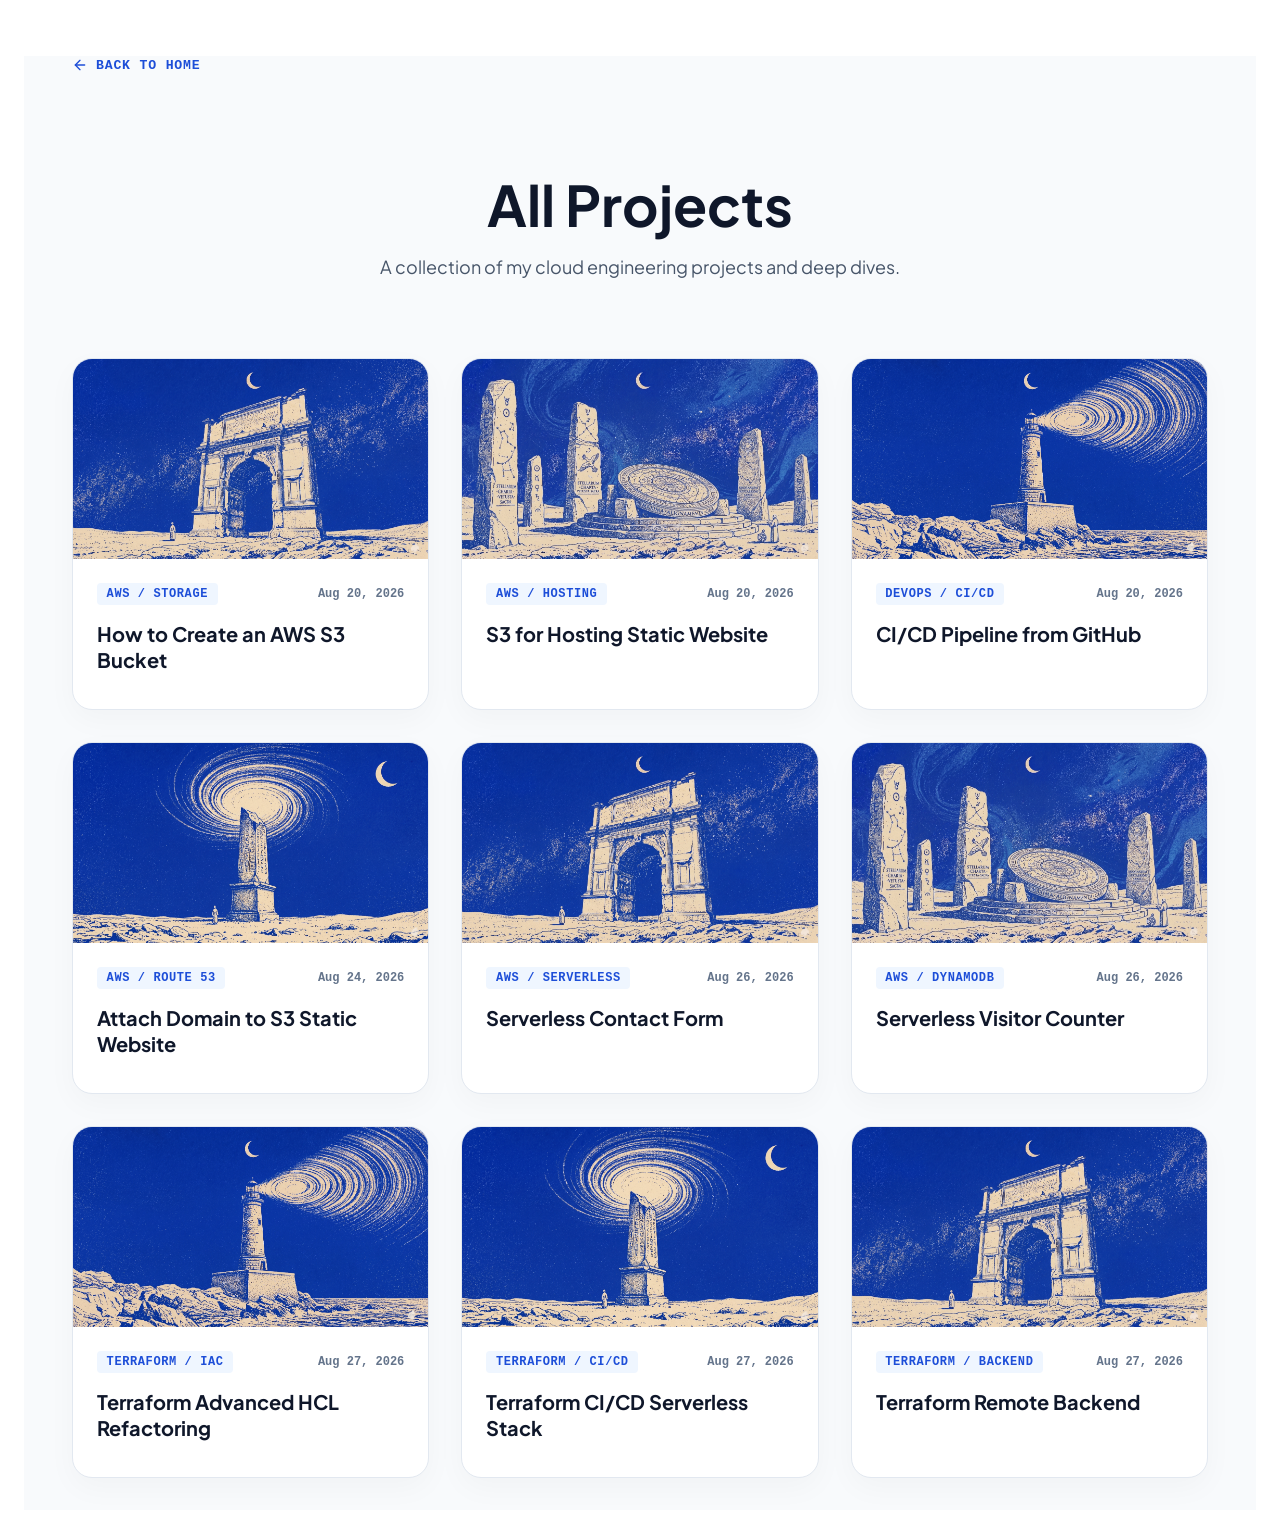
<file: projects.html>
<!DOCTYPE html>
<html lang="en">

<head>
    <meta charset="UTF-8">
    <meta name="viewport" content="width=device-width, initial-scale=1.0">
    <title>All Projects - Alain Puron</title>
    <link rel="preconnect" href="https://fonts.googleapis.com">
    <link rel="preconnect" href="https://fonts.gstatic.com" crossorigin>
    <link href="https://fonts.googleapis.com/css2?family=Plus+Jakarta+Sans:wght@400;500;600;700;800&display=swap" rel="stylesheet">
    <link rel="stylesheet" href="css/styles.css">
    <link rel="stylesheet" href="css/blog.css">
    <style>
        .projects-header {
            text-align: center;
            margin: 4rem 0 3rem;
        }

        .projects-header h1 {
            font-size: 3.5rem;
            color: #0f172a;
            margin-bottom: 1rem;
        }

        .projects-header p {
            color: #475569;
            font-size: 1.125rem;
        }

        .projects-grid {
            display: grid;
            grid-template-columns: repeat(auto-fill, minmax(320px, 1fr));
            gap: 2rem;
            padding: 2rem;
            max-width: 1200px;
            margin: 0 auto;
        }

        .project-grid-card {
            background: #ffffff;
            border: 1px solid #e2e8f0;
            border-radius: 20px;
            overflow: hidden;
            box-shadow: 0 10px 30px rgba(0, 0, 0, 0.03);
            transition: transform 0.3s ease, box-shadow 0.3s ease;
            display: flex;
            flex-direction: column;
            text-decoration: none;
            color: inherit;
        }

        .project-grid-card:hover {
            transform: translateY(-5px);
            box-shadow: 0 20px 40px rgba(0, 0, 0, 0.08);
        }

        .project-image-container {
            width: 100%;
            height: 200px;
            background-color: #f1f5f9;
            overflow: hidden;
        }

        .project-image-container img {
            width: 100%;
            height: 100%;
            object-fit: cover;
            transition: transform 0.5s ease;
        }

        .project-grid-card:hover .project-image-container img {
            transform: scale(1.05);
        }

        .project-content {
            padding: 1.5rem;
            display: flex;
            flex-direction: column;
            flex-grow: 1;
        }

        .project-meta-info {
            display: flex;
            justify-content: space-between;
            align-items: center;
            margin-bottom: 1rem;
            font-family: 'JetBrains Mono', monospace;
            font-size: 0.75rem;
            font-weight: 600;
        }

        .project-tag {
            color: #1d4ed8;
            background: #eff6ff;
            padding: 0.25rem 0.6rem;
            border-radius: 4px;
            text-transform: uppercase;
            letter-spacing: 0.05em;
        }

        .project-date-text {
            color: #64748b;
        }

        .project-card-title {
            font-size: 1.25rem;
            font-weight: 700;
            color: #0f172a;
            margin-bottom: 0.75rem;
            line-height: 1.3;
        }

        .back-nav {
            max-width: 1200px;
            margin: 2rem auto 0;
            padding: 0 2rem;
        }
    </style>
</head>

<body>
    <div class="app-canvas" style="background-color: #f8fafc; min-height: 100vh;">
        
        <div class="back-nav">
            <a href="index.html" class="back-link">
                <svg xmlns="http://www.w3.org/2000/svg" width="16" height="16" viewBox="0 0 24 24" fill="none" stroke="currentColor" stroke-width="2" stroke-linecap="round" stroke-linejoin="round"><line x1="19" y1="12" x2="5" y2="12"/><polyline points="12 19 5 12 12 5"/></svg>
                <span>Back to Home</span>
            </a>
        </div>

        <header class="projects-header">
            <h1>All Projects</h1>
            <p>A collection of my cloud engineering projects and deep dives.</p>
        </header>

        <div class="projects-grid">
            
            <a href="blogs/how-to-create-an-aws-s3-bucket.html" class="project-grid-card">
                <div class="project-image-container">
                    <img src="images/arch.jpg" alt="AWS S3 Bucket">
                </div>
                <div class="project-content">
                    <div class="project-meta-info">
                        <span class="project-tag">AWS / Storage</span>
                        <span class="project-date-text">Aug 20, 2026</span>
                    </div>
                    <h3 class="project-card-title">How to Create an AWS S3 Bucket</h3>
                </div>
            </a>

            <a href="blogs/s3-for-hosting-static-website.html" class="project-grid-card">
                <div class="project-image-container">
                    <img src="images/stones.jpg" alt="S3 Static Website">
                </div>
                <div class="project-content">
                    <div class="project-meta-info">
                        <span class="project-tag">AWS / Hosting</span>
                        <span class="project-date-text">Aug 20, 2026</span>
                    </div>
                    <h3 class="project-card-title">S3 for Hosting Static Website</h3>
                </div>
            </a>

            <a href="blogs/cicd-pipeline-from-github.html" class="project-grid-card">
                <div class="project-image-container">
                    <img src="images/lighthouse.jpg" alt="CI/CD Pipeline">
                </div>
                <div class="project-content">
                    <div class="project-meta-info">
                        <span class="project-tag">DevOps / CI/CD</span>
                        <span class="project-date-text">Aug 20, 2026</span>
                    </div>
                    <h3 class="project-card-title">CI/CD Pipeline from GitHub</h3>
                </div>
            </a>

            <a href="blogs/attach-domain-to-s3-static-website.html" class="project-grid-card">
                <div class="project-image-container">
                    <img src="images/broken.jpg" alt="Attach Domain to S3">
                </div>
                <div class="project-content">
                    <div class="project-meta-info">
                        <span class="project-tag">AWS / Route 53</span>
                        <span class="project-date-text">Aug 24, 2026</span>
                    </div>
                    <h3 class="project-card-title">Attach Domain to S3 Static Website</h3>
                </div>
            </a>

            <a href="blogs/serverless-contact-form.html" class="project-grid-card">
                <div class="project-image-container">
                    <img src="images/arch.jpg" alt="Serverless Contact Form">
                </div>
                <div class="project-content">
                    <div class="project-meta-info">
                        <span class="project-tag">AWS / Serverless</span>
                        <span class="project-date-text">Aug 26, 2026</span>
                    </div>
                    <h3 class="project-card-title">Serverless Contact Form</h3>
                </div>
            </a>

            <a href="blogs/serverless-visitor-counter.html" class="project-grid-card">
                <div class="project-image-container">
                    <img src="images/stones.jpg" alt="Serverless Visitor Counter">
                </div>
                <div class="project-content">
                    <div class="project-meta-info">
                        <span class="project-tag">AWS / DynamoDB</span>
                        <span class="project-date-text">Aug 26, 2026</span>
                    </div>
                    <h3 class="project-card-title">Serverless Visitor Counter</h3>
                </div>
            </a>

            <a href="blogs/terraform-advanced-hcl-refactoring.html" class="project-grid-card">
                <div class="project-image-container">
                    <img src="images/lighthouse.jpg" alt="Terraform Advanced HCL">
                </div>
                <div class="project-content">
                    <div class="project-meta-info">
                        <span class="project-tag">Terraform / IaC</span>
                        <span class="project-date-text">Aug 27, 2026</span>
                    </div>
                    <h3 class="project-card-title">Terraform Advanced HCL Refactoring</h3>
                </div>
            </a>

            <a href="blogs/terraform-cicd-serverless-stack.html" class="project-grid-card">
                <div class="project-image-container">
                    <img src="images/broken.jpg" alt="Terraform CI/CD">
                </div>
                <div class="project-content">
                    <div class="project-meta-info">
                        <span class="project-tag">Terraform / CI/CD</span>
                        <span class="project-date-text">Aug 27, 2026</span>
                    </div>
                    <h3 class="project-card-title">Terraform CI/CD Serverless Stack</h3>
                </div>
            </a>

            <a href="blogs/terraform-remote-backend.html" class="project-grid-card">
                <div class="project-image-container">
                    <img src="images/arch.jpg" alt="Terraform Remote Backend">
                </div>
                <div class="project-content">
                    <div class="project-meta-info">
                        <span class="project-tag">Terraform / Backend</span>
                        <span class="project-date-text">Aug 27, 2026</span>
                    </div>
                    <h3 class="project-card-title">Terraform Remote Backend</h3>
                </div>
            </a>

        </div>
    </div>
</body>
</html>
</file>
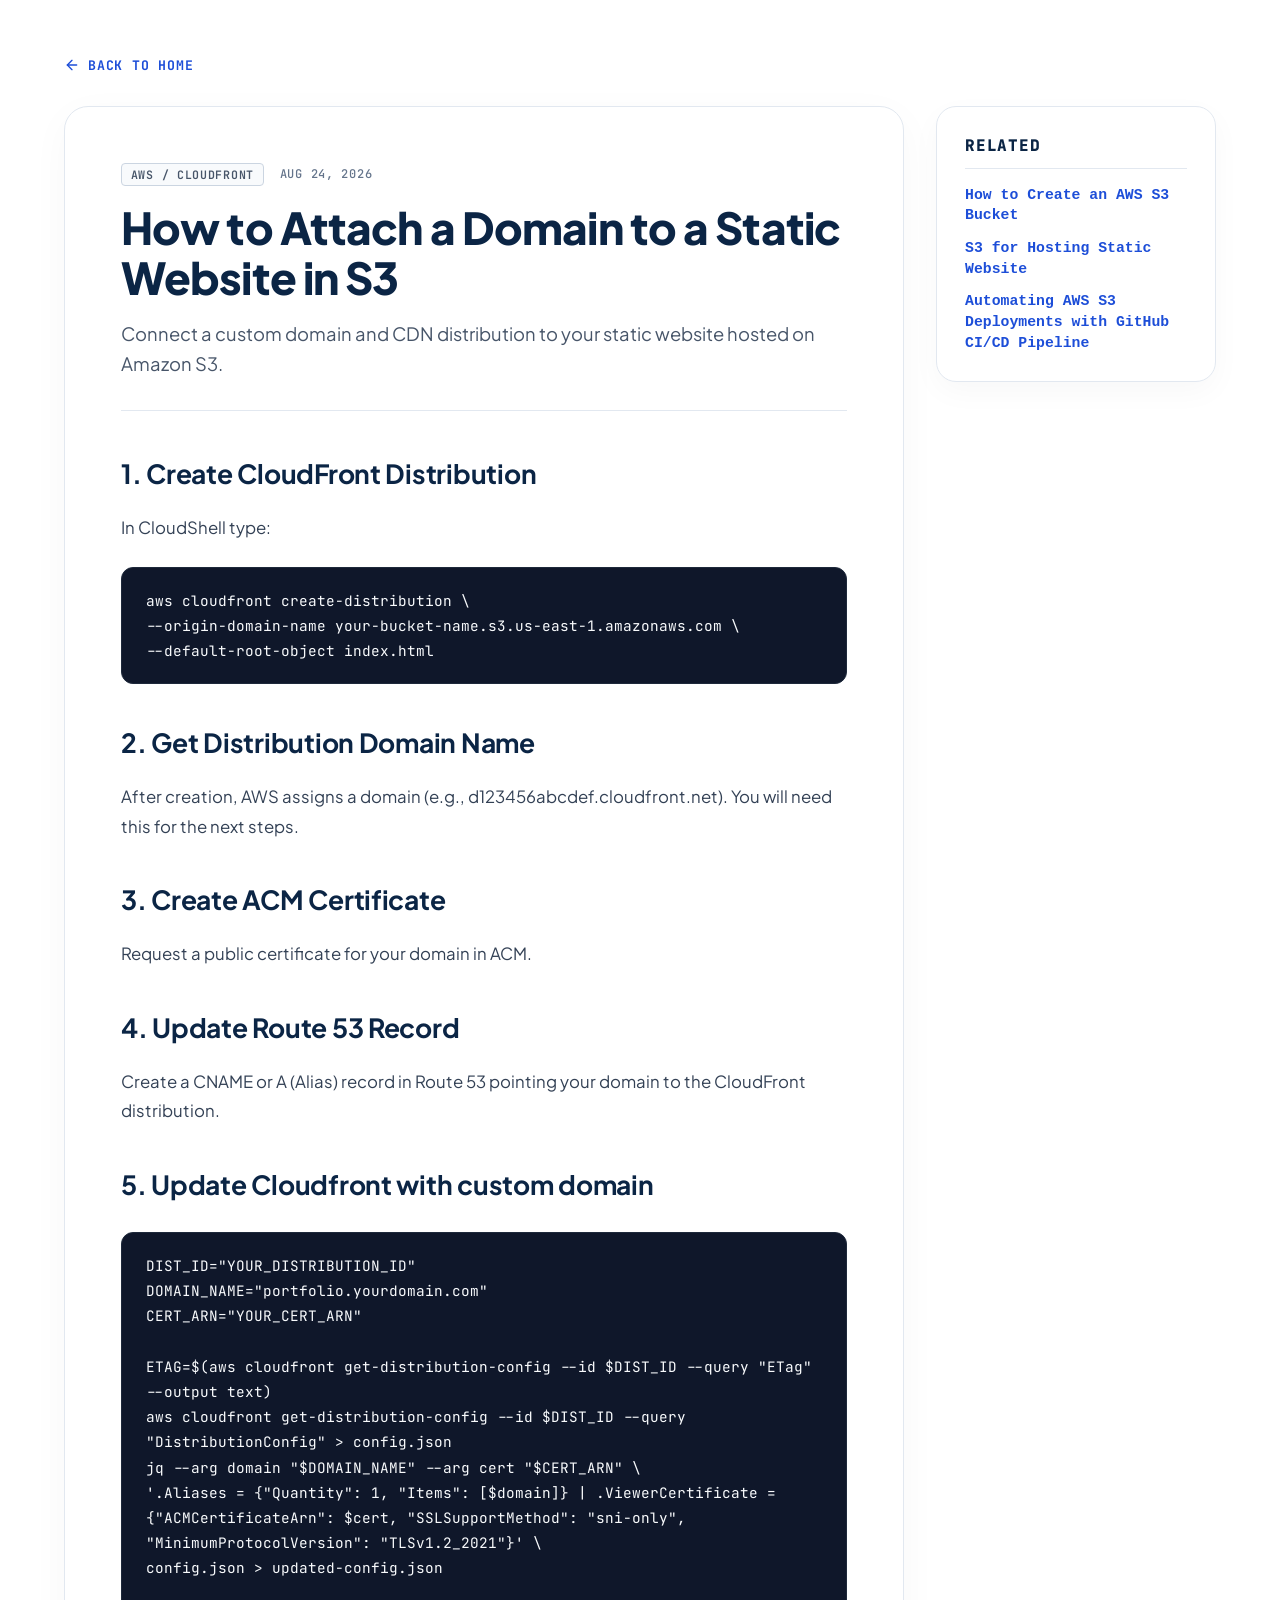
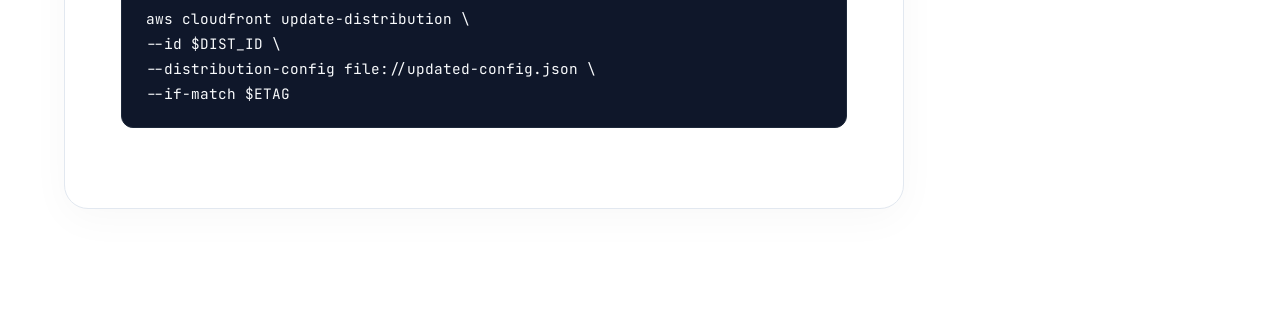
<file: blogs/attach-domain-to-s3-static-website.html>
<!DOCTYPE html>
<html lang="en">

<head>
    <meta charset="UTF-8">
    <meta name="viewport" content="width=device-width, initial-scale=1.0">
    <title>How to Attach a Domain to a Static Website in S3 - Alain Puron</title>
    <link rel="preconnect" href="https://fonts.googleapis.com">
    <link rel="preconnect" href="https://fonts.gstatic.com" crossorigin>
    <link
        href="https://fonts.googleapis.com/css2?family=Plus+Jakarta+Sans:wght@400;500;600;700;800&family=JetBrains+Mono:wght@400;500;600;700&display=swap"
        rel="stylesheet">
    <link rel="stylesheet" href="../css/styles.css">
    <link rel="stylesheet" href="../css/blog.css">
</head>

<body>
    <div class="app-canvas">
        <div class="article-page">
            <a href="../index.html" class="back-link">
                <svg xmlns="http://www.w3.org/2000/svg" width="16" height="16" viewBox="0 0 24 24" fill="none"
                    stroke="currentColor" stroke-width="2" stroke-linecap="round" stroke-linejoin="round">
                    <line x1="19" y1="12" x2="5" y2="12" />
                    <polyline points="12 19 5 12 12 5" />
                </svg>
                <span>Back to Home</span>
            </a>

            <div class="article-layout">
                <!-- Main Article Card -->
                <article class="article-card">
                    <header class="article-header">
                        <div class="article-meta">
                            <span class="service-tag">AWS / CLOUDFRONT</span>
                            <span class="project-date">AUG 24, 2026</span>
                        </div>
                        <h1 class="article-title">How to Attach a Domain to a Static Website in S3</h1>
                        <p class="article-lead">
                            Connect a custom domain and CDN distribution to your static website hosted on Amazon S3.
                        </p>
                    </header>

                    <div class="article-content">
                        <h2>1. Create CloudFront Distribution</h2>
                        <p>In CloudShell type:</p>
                        <div class="code-block">
                            <code>aws cloudfront create-distribution \ <br>
    --origin-domain-name your-bucket-name.s3.us-east-1.amazonaws.com \ <br>
    --default-root-object index.html</code>
                        </div>

                        <h2>2. Get Distribution Domain Name</h2>
                        <p>After creation, AWS assigns a domain (e.g., d123456abcdef.cloudfront.net). You will need
                            this for the next steps.</p>

                        <h2>3. Create ACM Certificate</h2>
                        <p>Request a public certificate for your domain in ACM.</p>

                        <h2>4. Update Route 53 Record</h2>
                        <p>Create a CNAME or A (Alias) record in Route 53 pointing your domain to the CloudFront
                            distribution.</p>

                        <h2>5. Update Cloudfront with custom domain</h2>
                        <div class="code-block">
                            <code>

DIST_ID="YOUR_DISTRIBUTION_ID"<br>
DOMAIN_NAME="portfolio.yourdomain.com"<br>
CERT_ARN="YOUR_CERT_ARN"
<br><br>
ETAG=$(aws cloudfront get-distribution-config --id $DIST_ID --query "ETag" --output text)<br>
aws cloudfront get-distribution-config --id $DIST_ID --query "DistributionConfig" > config.json<br>

jq --arg domain "$DOMAIN_NAME" --arg cert "$CERT_ARN" \<br>
  '.Aliases = {"Quantity": 1, "Items": [$domain]} | .ViewerCertificate = {"ACMCertificateArn": $cert, "SSLSupportMethod": "sni-only", "MinimumProtocolVersion": "TLSv1.2_2021"}' \<br>
  config.json > updated-config.json <br><br>

aws cloudfront update-distribution \ <br>
  --id $DIST_ID \ <br>
  --distribution-config file://updated-config.json \ <br>
  --if-match $ETAG <br>
       
                                
                        <code>
                        </div>
                    </div>
                </article>

                <!-- Right Sub Menu Sidebar -->
                <aside class="article-sidebar">
                    <div class="sidebar-card">
                        <h3 class="sidebar-title">Related</h3>
                        <ul class="related-list">
                            <li class="related-item">
                                <a href="how-to-create-an-aws-s3-bucket.html" class="related-link">How to Create an AWS
                                    S3 Bucket</a>
                            </li>
                            <li class="related-item">
                                <a href="s3-for-hosting-static-website.html" class="related-link">S3 for Hosting Static
                                    Website</a>
                            </li>
                            <li class="related-item">
                                <a href="cicd-pipeline-from-github.html" class="related-link">Automating AWS S3
                                    Deployments with GitHub CI/CD Pipeline</a>
                            </li>
                        </ul>
                    </div>
                </aside>
            </div>
        </div>
    </div>
</body>

</html>
</file>
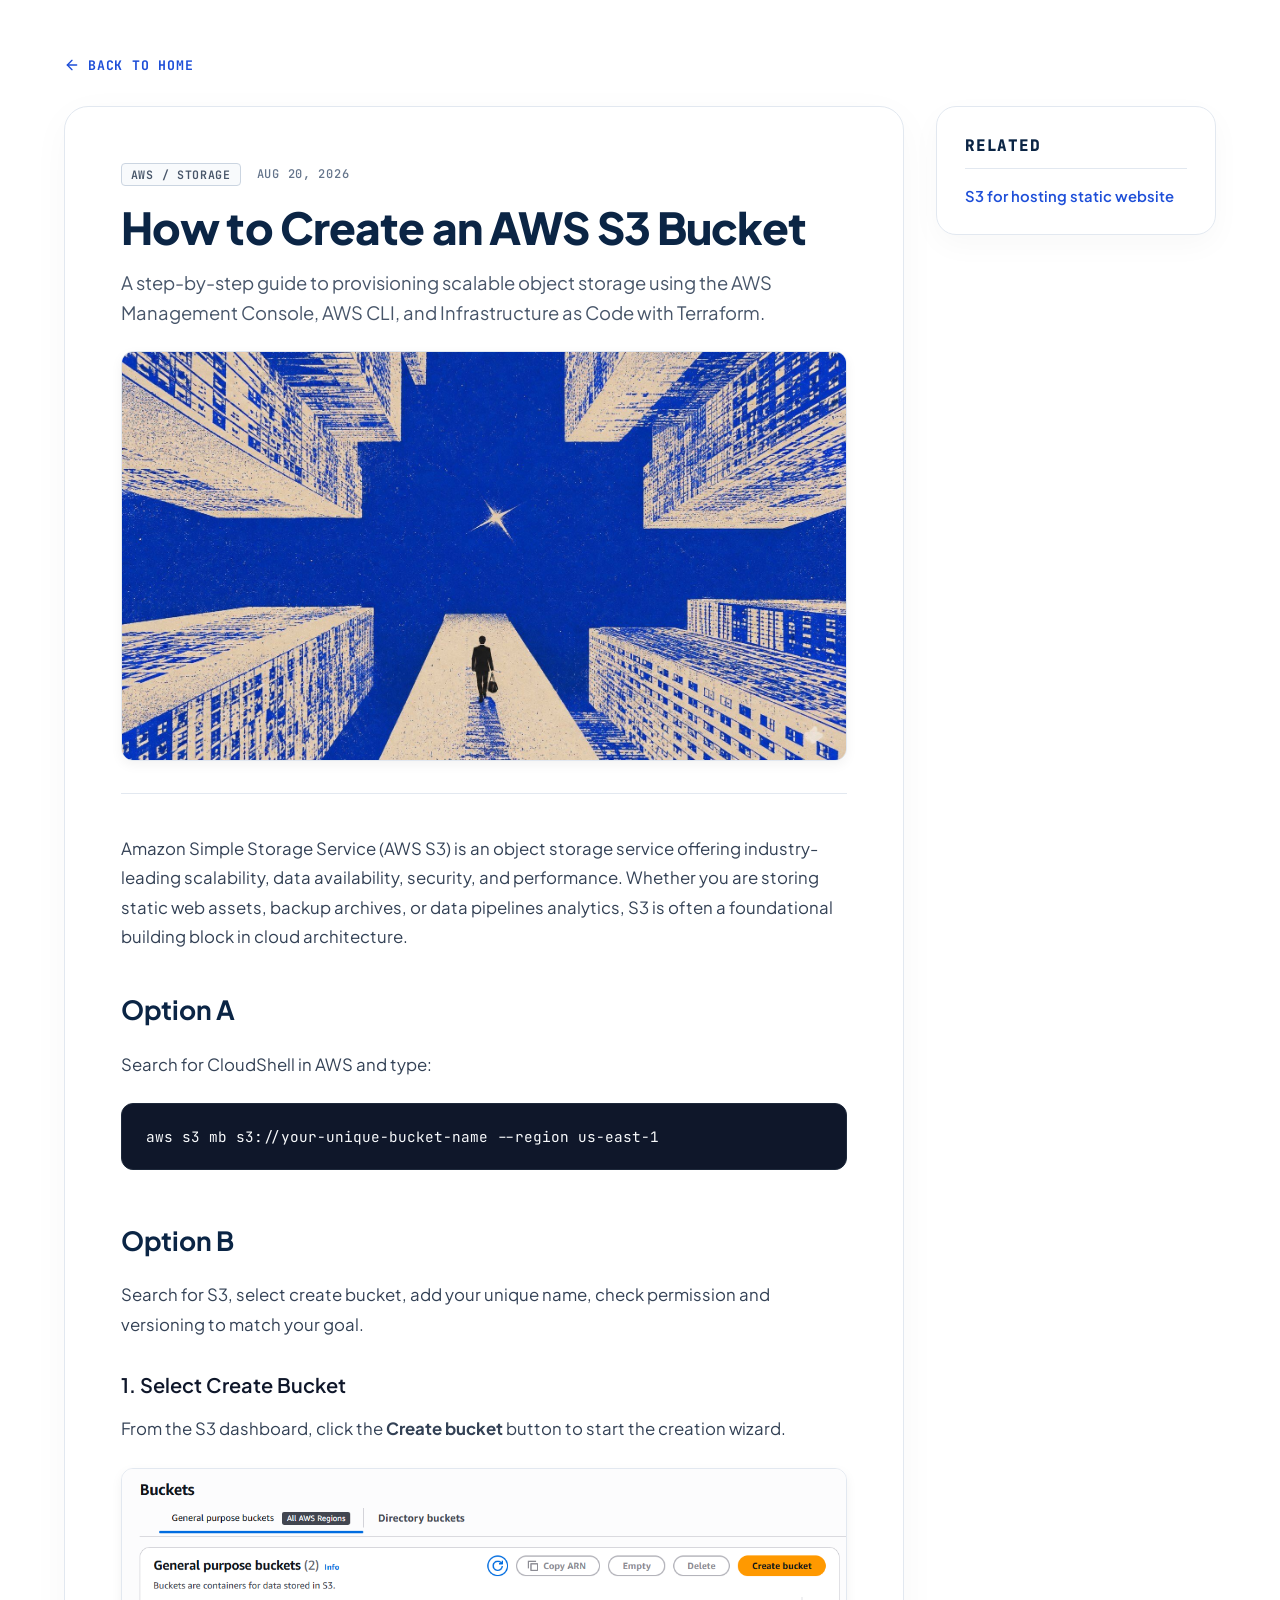
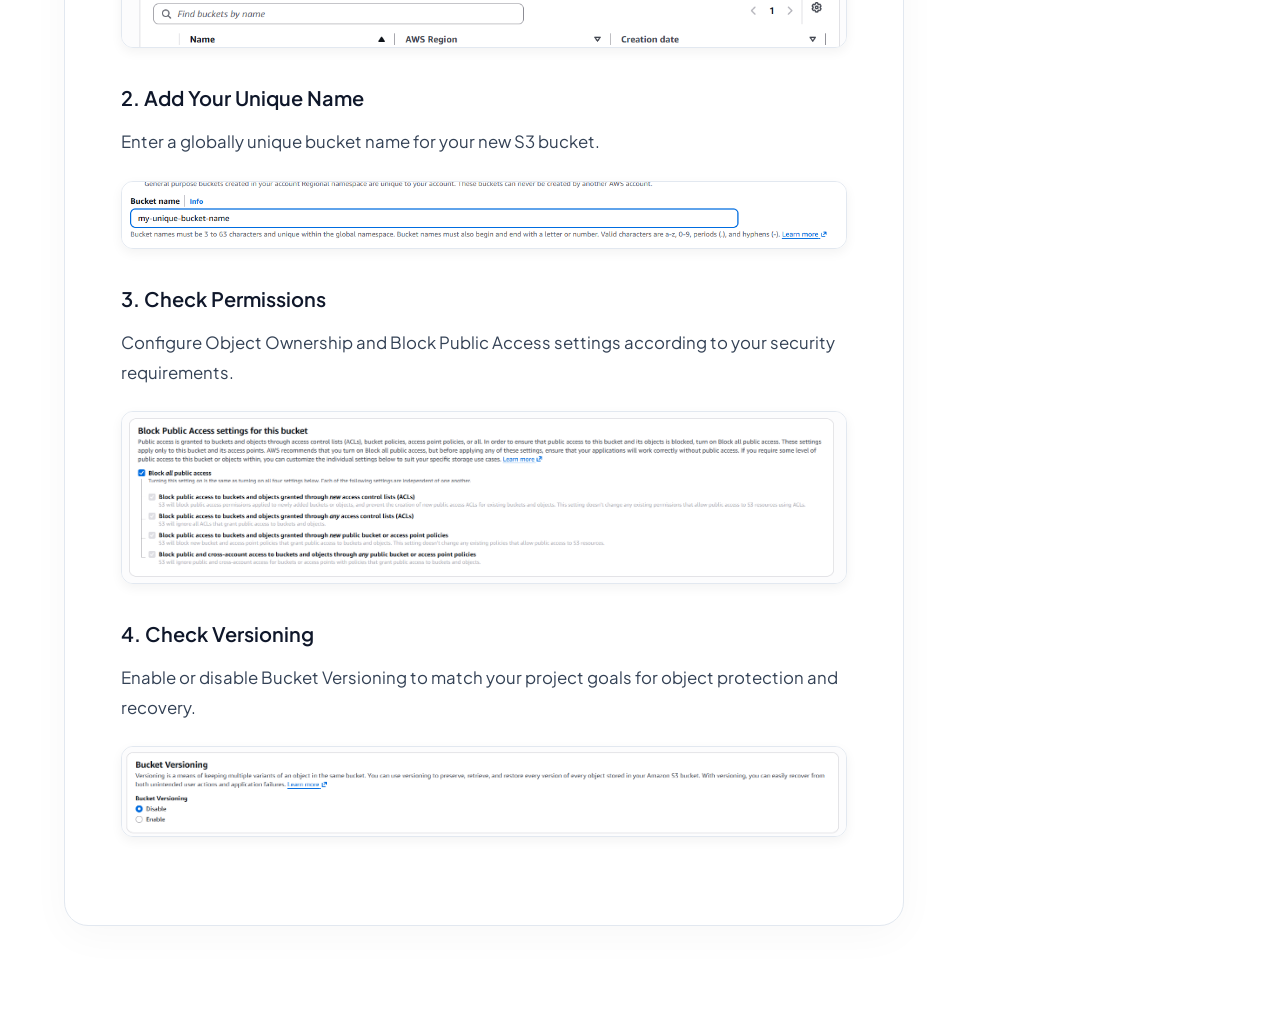
<file: blogs/how-to-create-an-aws-s3-bucket.html>
<!DOCTYPE html>
<html lang="en">

<head>
    <meta charset="UTF-8">
    <meta name="viewport" content="width=device-width, initial-scale=1.0">
    <title>How to Create an AWS S3 Bucket - Alain Puron</title>
    <link rel="preconnect" href="https://fonts.googleapis.com">
    <link rel="preconnect" href="https://fonts.gstatic.com" crossorigin>
    <link href="https://fonts.googleapis.com/css2?family=Plus+Jakarta+Sans:wght@400;500;600;700;800&family=JetBrains+Mono:wght@400;500;600;700&display=swap" rel="stylesheet">
    <link rel="stylesheet" href="../css/styles.css">
    <link rel="stylesheet" href="../css/blog.css">
</head>

<body>
    <div class="app-canvas">
        <div class="article-page">
            <a href="../index.html" class="back-link">
                <svg xmlns="http://www.w3.org/2000/svg" width="16" height="16" viewBox="0 0 24 24" fill="none" stroke="currentColor" stroke-width="2" stroke-linecap="round" stroke-linejoin="round"><line x1="19" y1="12" x2="5" y2="12"/><polyline points="12 19 5 12 12 5"/></svg>
                <span>Back to Home</span>
            </a>

            <div class="article-layout">
                <!-- Main Article Card -->
                <article class="article-card">
                    <header class="article-header">
                        <div class="article-meta">
                            <span class="service-tag">AWS / STORAGE</span>
                            <span class="project-date">AUG 20, 2026</span>
                        </div>
                        <h1 class="article-title">How to Create an AWS S3 Bucket</h1>
                        <p class="article-lead">
                            A step-by-step guide to provisioning scalable object storage using the AWS Management Console, AWS CLI, and Infrastructure as Code with Terraform.
                        </p>
                        <img src="images/create-s3-bucket/D881D55F-7B48-44BB-A349-4E4EAD5826E6.jpg" alt="AWS Console S3 Header" class="blog-step-image" style="margin-top: 1.5rem; margin-bottom: 0;">
                    </header>

                    <div class="article-content">
                        <p>
                            Amazon Simple Storage Service (AWS S3) is an object storage service offering industry-leading scalability, data availability, security, and performance. Whether you are storing static web assets, backup archives, or data pipelines analytics, S3 is often a foundational building block in cloud architecture.
                        </p>

                        <h2>Option A</h2>
                        <p>Search for CloudShell in AWS and type:</p>
                        <div class="code-block">
                            <code>aws s3 mb s3://your-unique-bucket-name --region us-east-1</code>
                        </div>

                        <h2 style="margin-top: 3rem;">Option B</h2>
                        <p>Search for S3, select create bucket, add your unique name, check permission and versioning to match your goal.</p>

                        <h3>1. Select Create Bucket</h3>
                        <p>From the S3 dashboard, click the <strong>Create bucket</strong> button to start the creation wizard.</p>
                        <img src="images/create-s3-bucket/create_bucket_button.png" alt="Select Create Bucket button" class="blog-step-image">

                        <h3>2. Add Your Unique Name</h3>
                        <p>Enter a globally unique bucket name for your new S3 bucket.</p>
                        <img src="images/create-s3-bucket/bucket_name.png" alt="Add your unique bucket name" class="blog-step-image">

                        <h3>3. Check Permissions</h3>
                        <p>Configure Object Ownership and Block Public Access settings according to your security requirements.</p>
                        <img src="images/create-s3-bucket/permissions.png" alt="Check permissions and access control" class="blog-step-image">

                        <h3>4. Check Versioning</h3>
                        <p>Enable or disable Bucket Versioning to match your project goals for object protection and recovery.</p>
                        <img src="images/create-s3-bucket/versioning.png" alt="Check versioning settings" class="blog-step-image">
                    </div>
                </article>

                <!-- Right Sub Menu Sidebar -->
                <aside class="article-sidebar">
                    <div class="sidebar-card">
                        <h3 class="sidebar-title">Related</h3>
                        <ul class="related-list">
                            <li class="related-item">
                                <a href="s3-for-hosting-static-website.html" class="related-link">S3 for hosting static website</a>
                            </li>
                        </ul>
                    </div>
                </aside>
            </div>
        </div>
    </div>
</body>

</html>
</file>
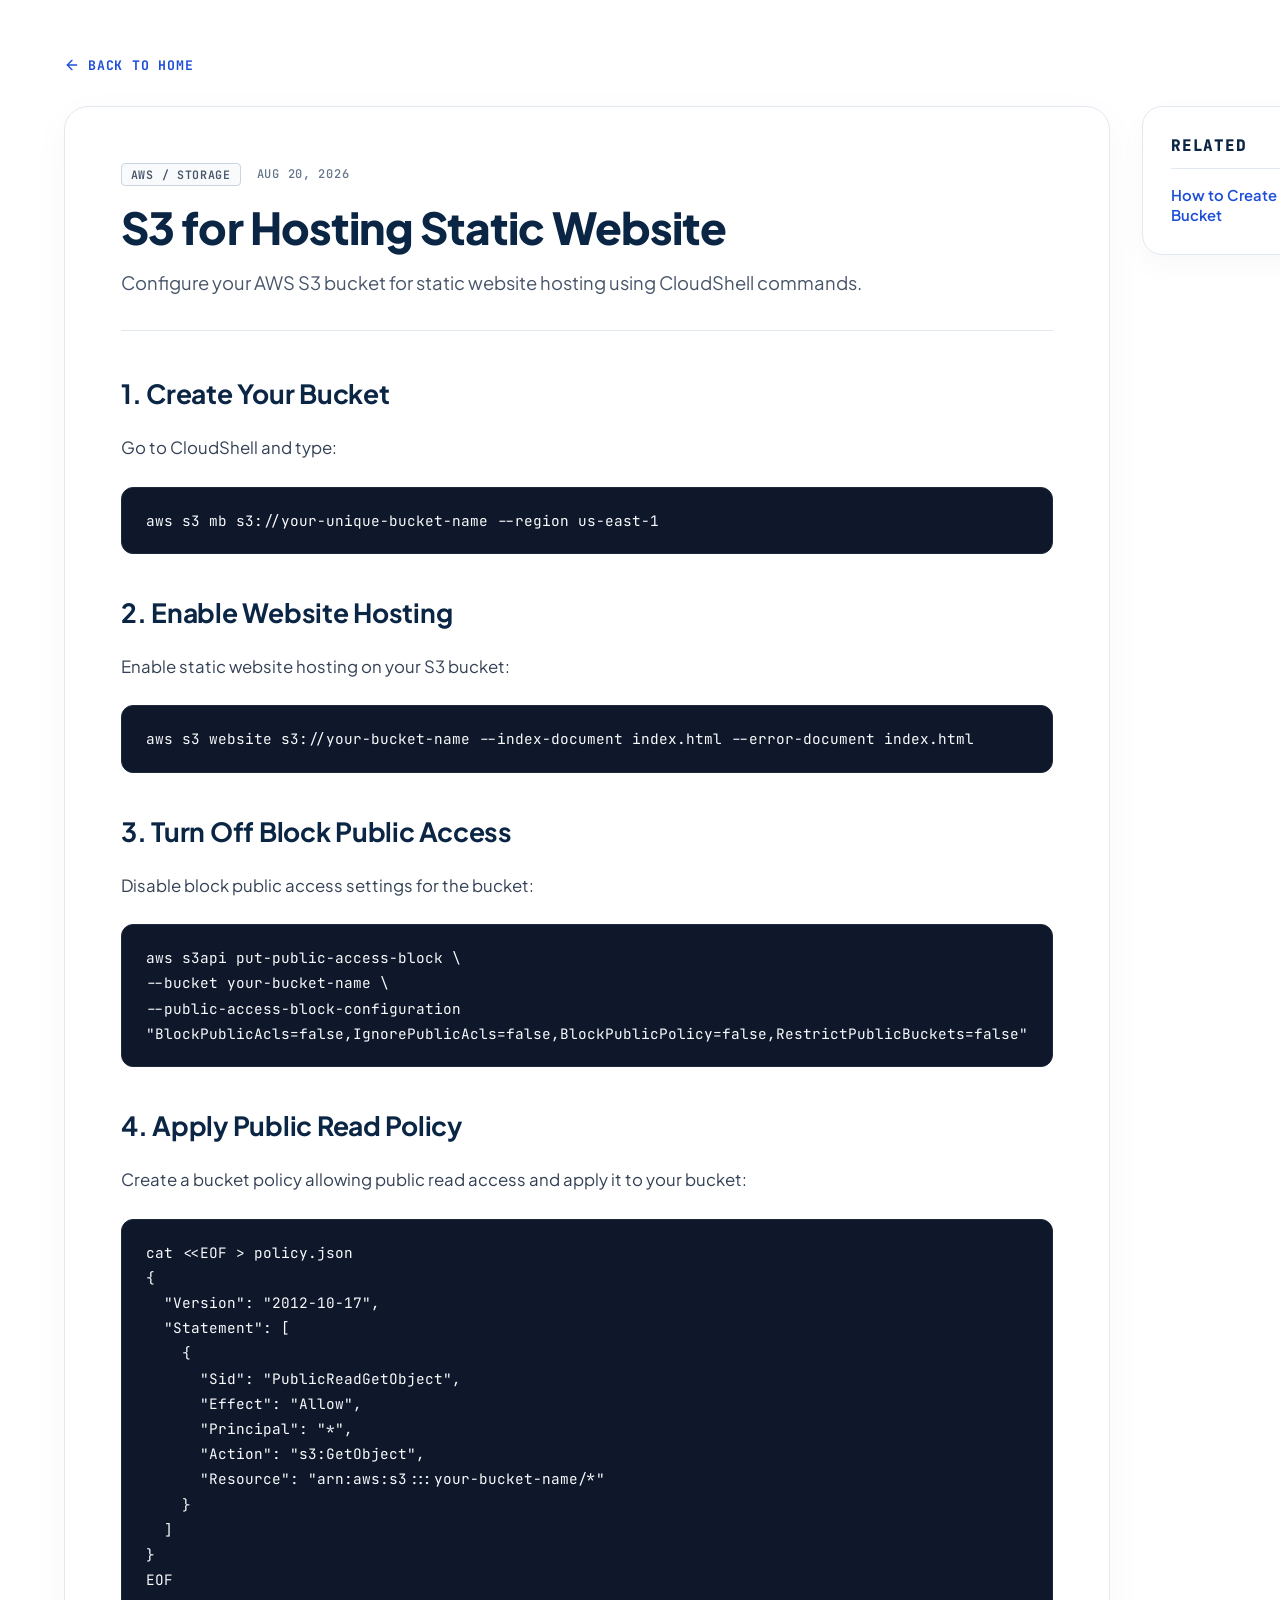
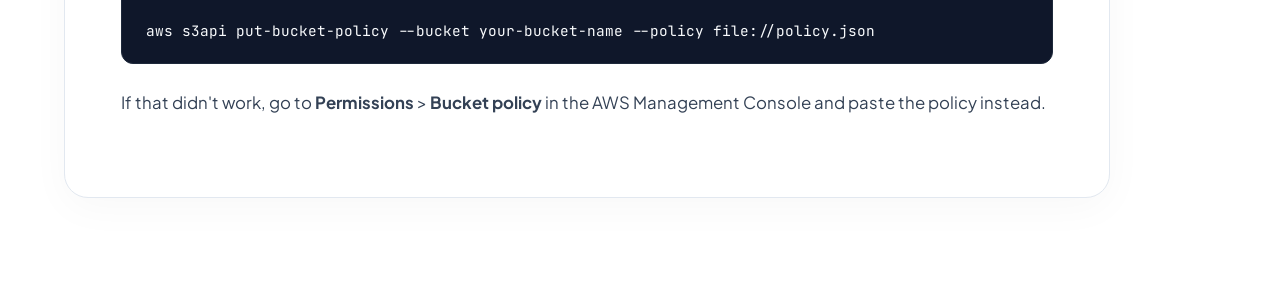
<file: blogs/s3-for-hosting-static-website.html>
<!DOCTYPE html>
<html lang="en">

<head>
    <meta charset="UTF-8">
    <meta name="viewport" content="width=device-width, initial-scale=1.0">
    <title>S3 for Hosting Static Website - Alain Puron</title>
    <link rel="preconnect" href="https://fonts.googleapis.com">
    <link rel="preconnect" href="https://fonts.gstatic.com" crossorigin>
    <link
        href="https://fonts.googleapis.com/css2?family=Plus+Jakarta+Sans:wght@400;500;600;700;800&family=JetBrains+Mono:wght@400;500;600;700&display=swap"
        rel="stylesheet">
    <link rel="stylesheet" href="../css/styles.css">
    <link rel="stylesheet" href="../css/blog.css">
</head>

<body>
    <div class="app-canvas">
        <div class="article-page">
            <a href="../index.html" class="back-link">
                <svg xmlns="http://www.w3.org/2000/svg" width="16" height="16" viewBox="0 0 24 24" fill="none"
                    stroke="currentColor" stroke-width="2" stroke-linecap="round" stroke-linejoin="round">
                    <line x1="19" y1="12" x2="5" y2="12" />
                    <polyline points="12 19 5 12 12 5" />
                </svg>
                <span>Back to Home</span>
            </a>

            <div class="article-layout">
                <!-- Main Article Card -->
                <article class="article-card">
                    <header class="article-header">
                        <div class="article-meta">
                            <span class="service-tag">AWS / STORAGE</span>
                            <span class="project-date">AUG 20, 2026</span>
                        </div>
                        <h1 class="article-title">S3 for Hosting Static Website</h1>
                        <p class="article-lead">
                            Configure your AWS S3 bucket for static website hosting using CloudShell commands.
                        </p>
                    </header>

                    <div class="article-content">
                        <h2>1. Create Your Bucket</h2>
                        <p>Go to CloudShell and type:</p>
                        <div class="code-block">
                            <code>aws s3 mb s3://your-unique-bucket-name --region us-east-1</code>
                        </div>

                        <h2>2. Enable Website Hosting</h2>
                        <p>Enable static website hosting on your S3 bucket:</p>
                        <div class="code-block">
                            <code>aws s3 website s3://your-bucket-name --index-document index.html --error-document index.html</code>
                        </div>

                        <h2>3. Turn Off Block Public Access</h2>
                        <p>Disable block public access settings for the bucket:</p>
                        <div class="code-block">
                            <code>aws s3api put-public-access-block \ <br>
    --bucket your-bucket-name \ <br>
    --public-access-block-configuration "BlockPublicAcls=false,IgnorePublicAcls=false,BlockPublicPolicy=false,RestrictPublicBuckets=false"</code>
                        </div>

                        <h2>4. Apply Public Read Policy</h2>
                        <p>Create a bucket policy allowing public read access and apply it to your bucket:</p>
                        <div class="code-block">
                            <code>cat &lt;&lt;EOF &gt; policy.json <br>
{ <br>
&nbsp;&nbsp;"Version": "2012-10-17", <br>
&nbsp;&nbsp;"Statement": [ <br>
&nbsp;&nbsp;&nbsp;&nbsp;{ <br>
&nbsp;&nbsp;&nbsp;&nbsp;&nbsp;&nbsp;"Sid": "PublicReadGetObject", <br>
&nbsp;&nbsp;&nbsp;&nbsp;&nbsp;&nbsp;"Effect": "Allow", <br>
&nbsp;&nbsp;&nbsp;&nbsp;&nbsp;&nbsp;"Principal": "*", <br>
&nbsp;&nbsp;&nbsp;&nbsp;&nbsp;&nbsp;"Action": "s3:GetObject", <br>
&nbsp;&nbsp;&nbsp;&nbsp;&nbsp;&nbsp;"Resource": "arn:aws:s3:::your-bucket-name/*" <br>
&nbsp;&nbsp;&nbsp;&nbsp;} <br>
&nbsp;&nbsp;] <br>
} <br>
EOF <br><br>
aws s3api put-bucket-policy --bucket your-bucket-name --policy file://policy.json</code>
                        </div>
                        <p>If that didn't work, go to <strong>Permissions</strong> &gt; <strong>Bucket policy</strong> in the AWS Management Console and paste the policy instead.</p>
                    </div>
                </article>

                <!-- Right Sub Menu Sidebar -->
                <aside class="article-sidebar">
                    <div class="sidebar-card">
                        <h3 class="sidebar-title">Related</h3>
                        <ul class="related-list">
                            <li class="related-item">
                                <a href="how-to-create-an-aws-s3-bucket.html" class="related-link">How to Create an AWS
                                    S3 Bucket</a>
                            </li>
                        </ul>
                    </div>
                </aside>
            </div>
        </div>
    </div>
</body>

</html>
</file>
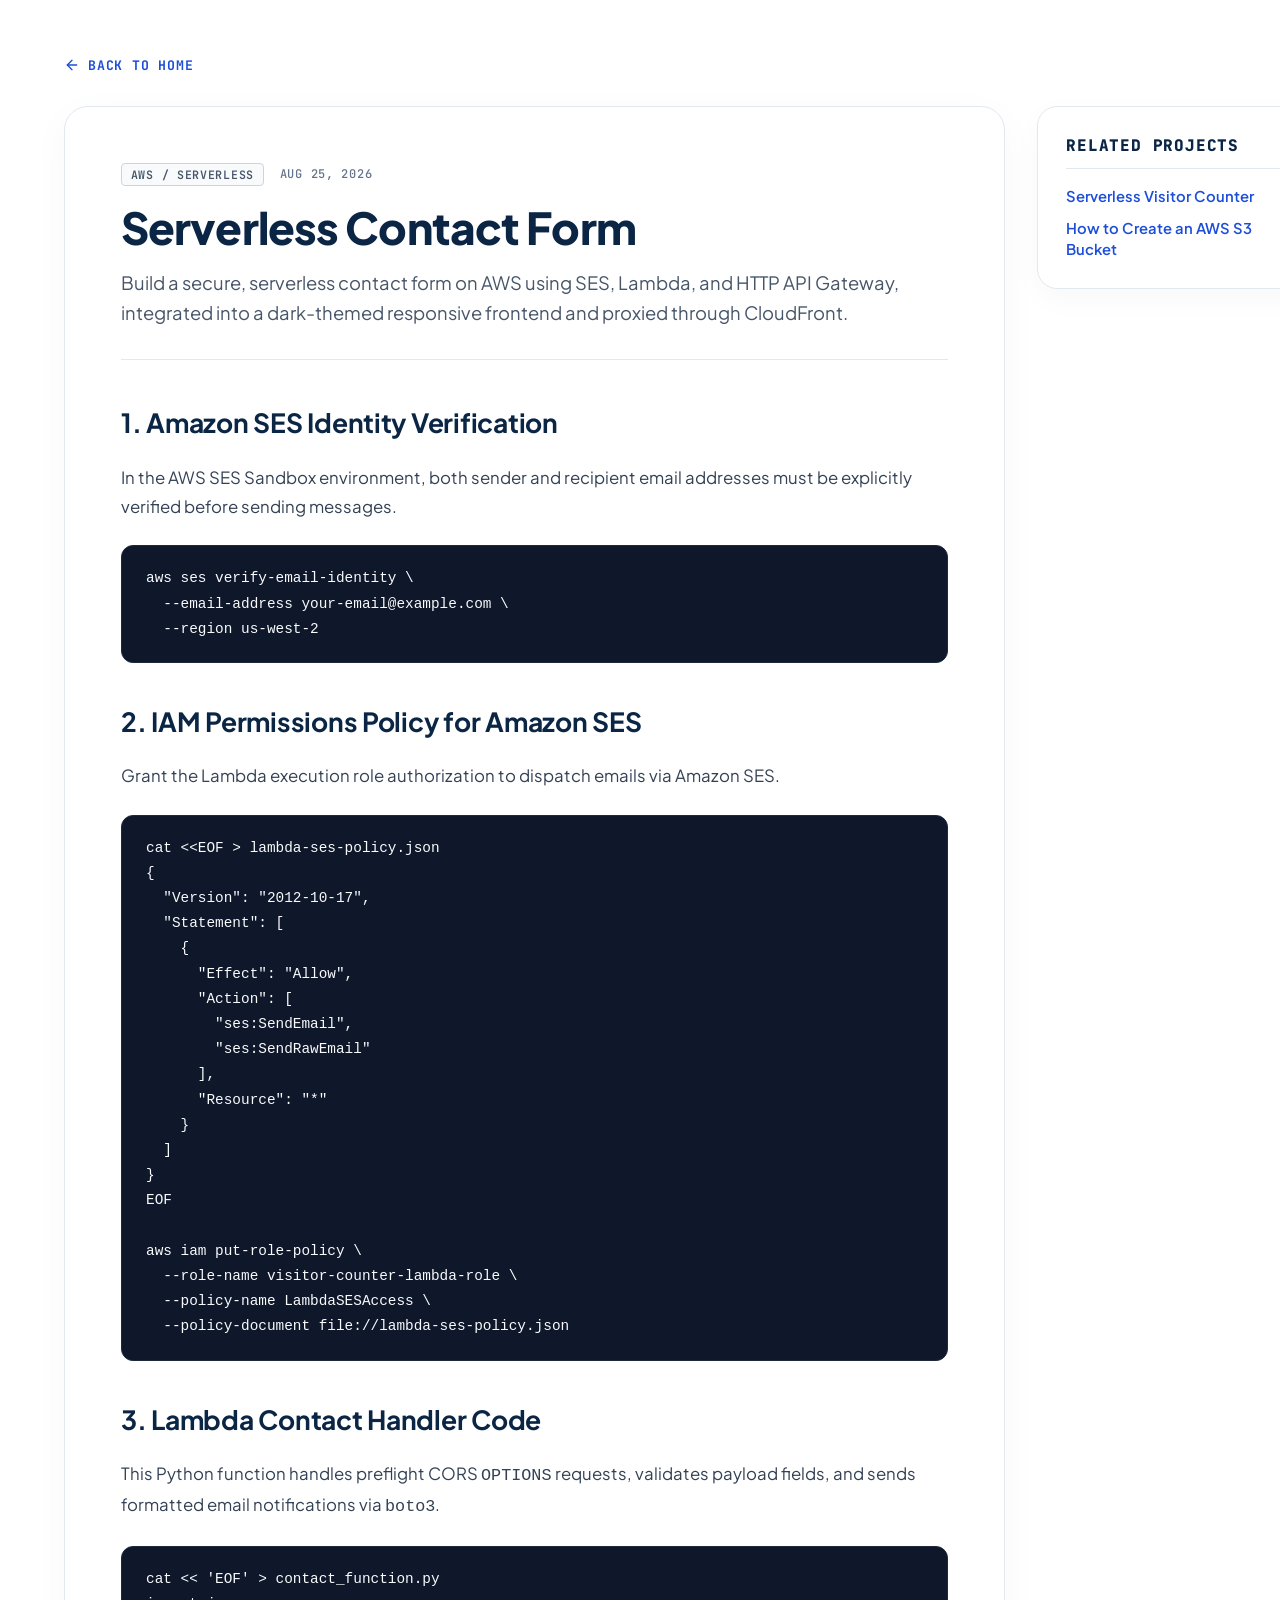
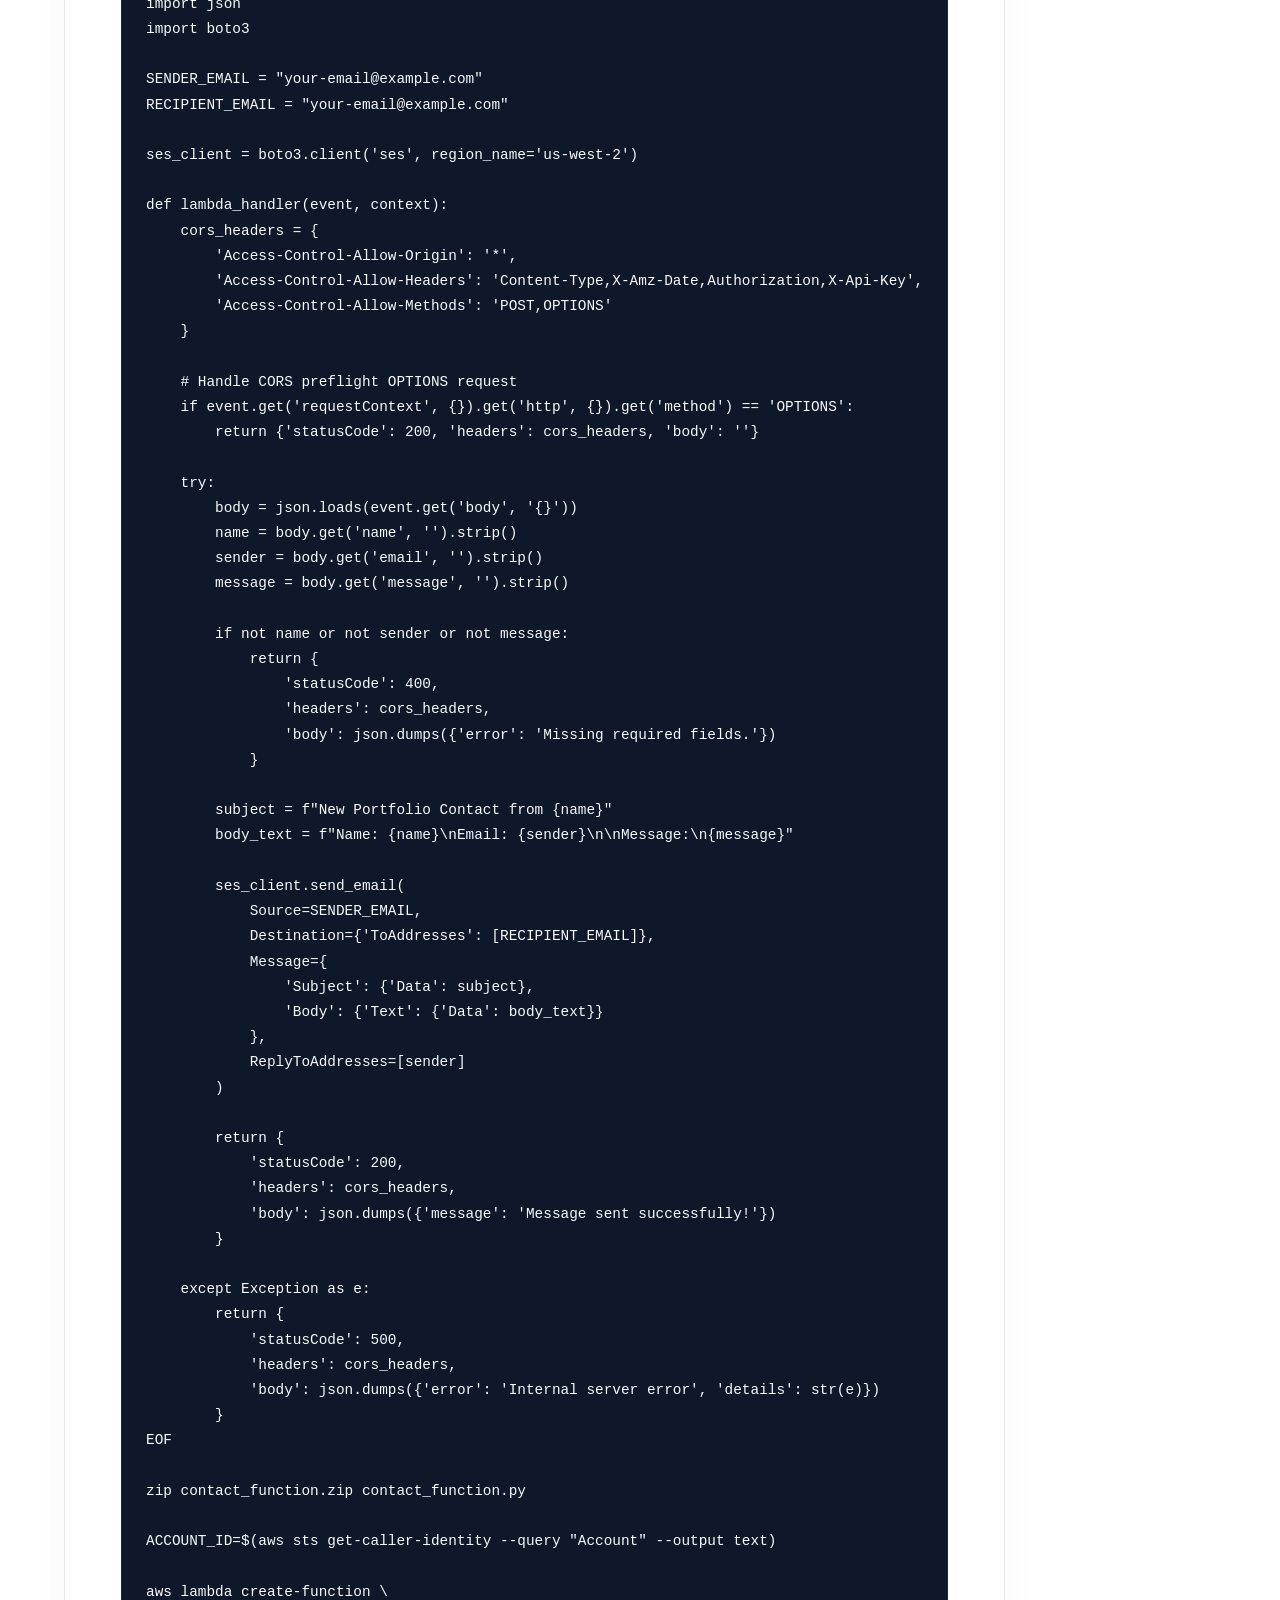
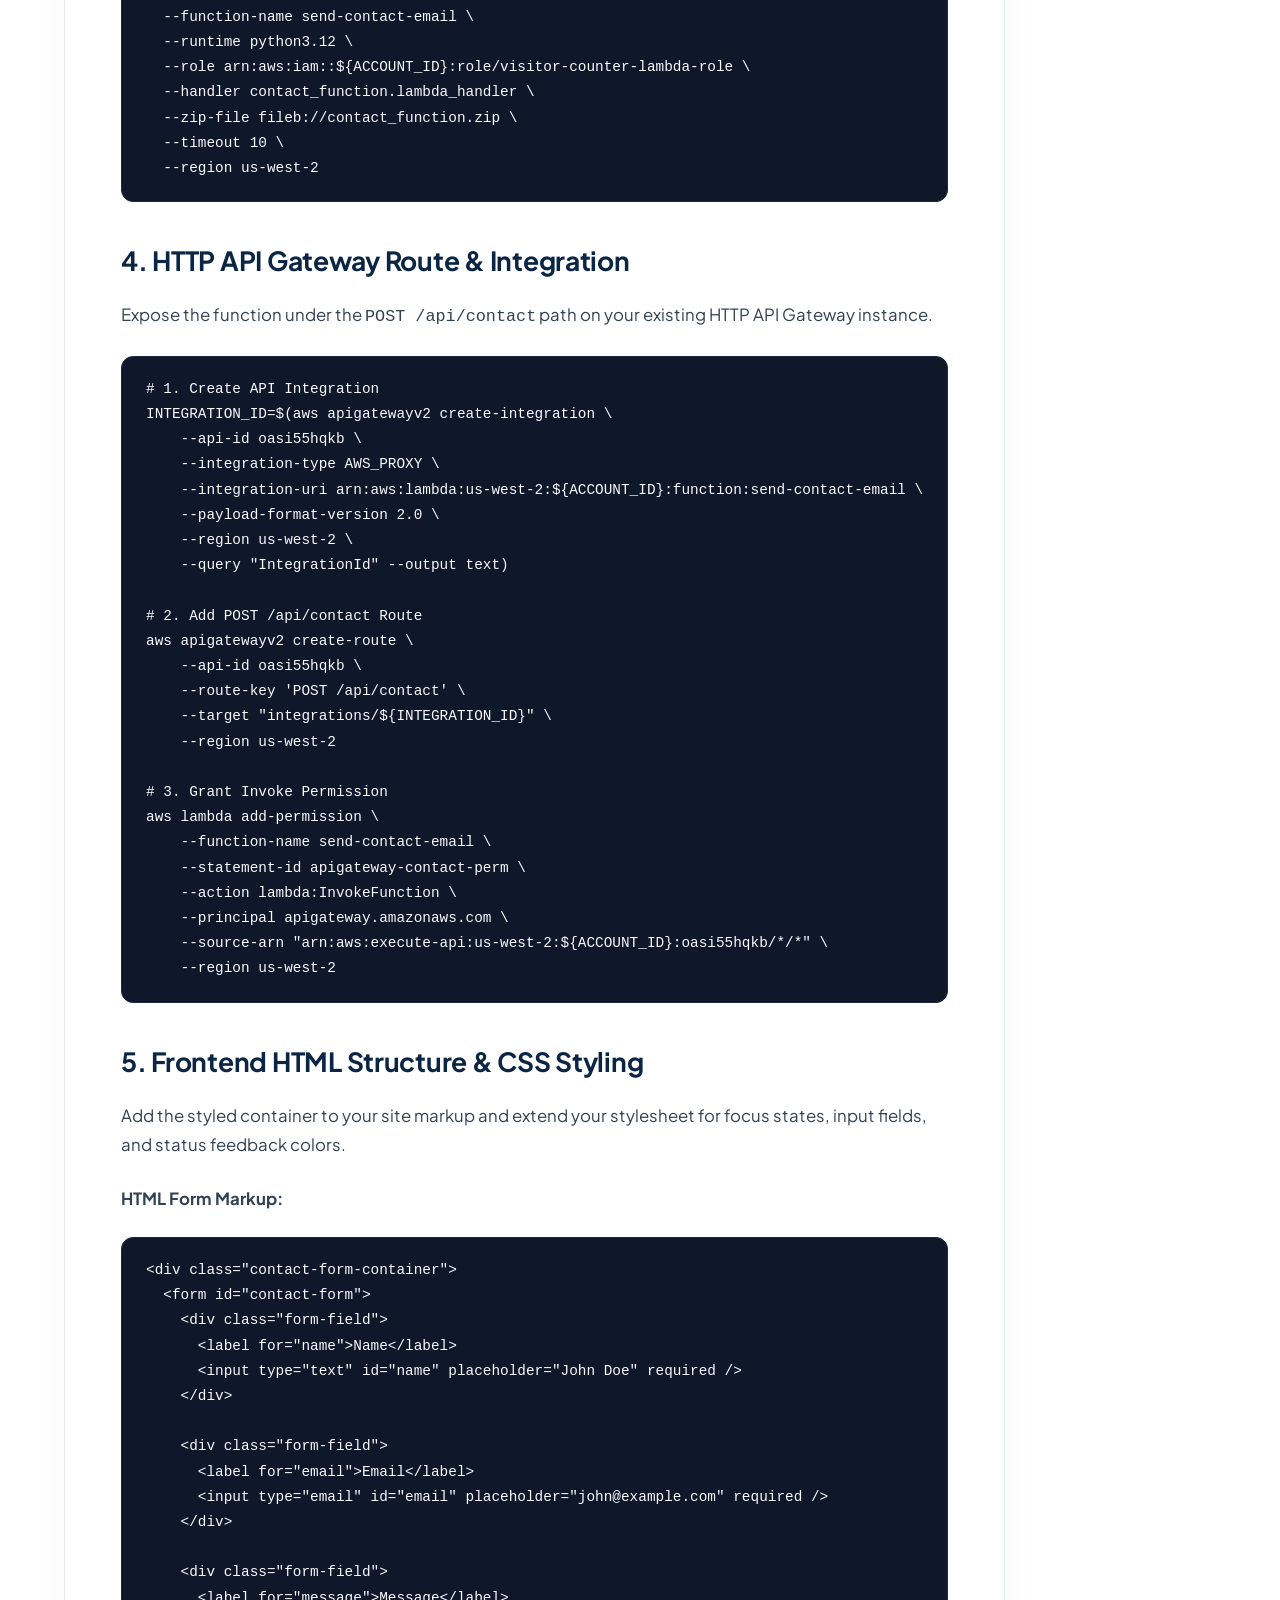
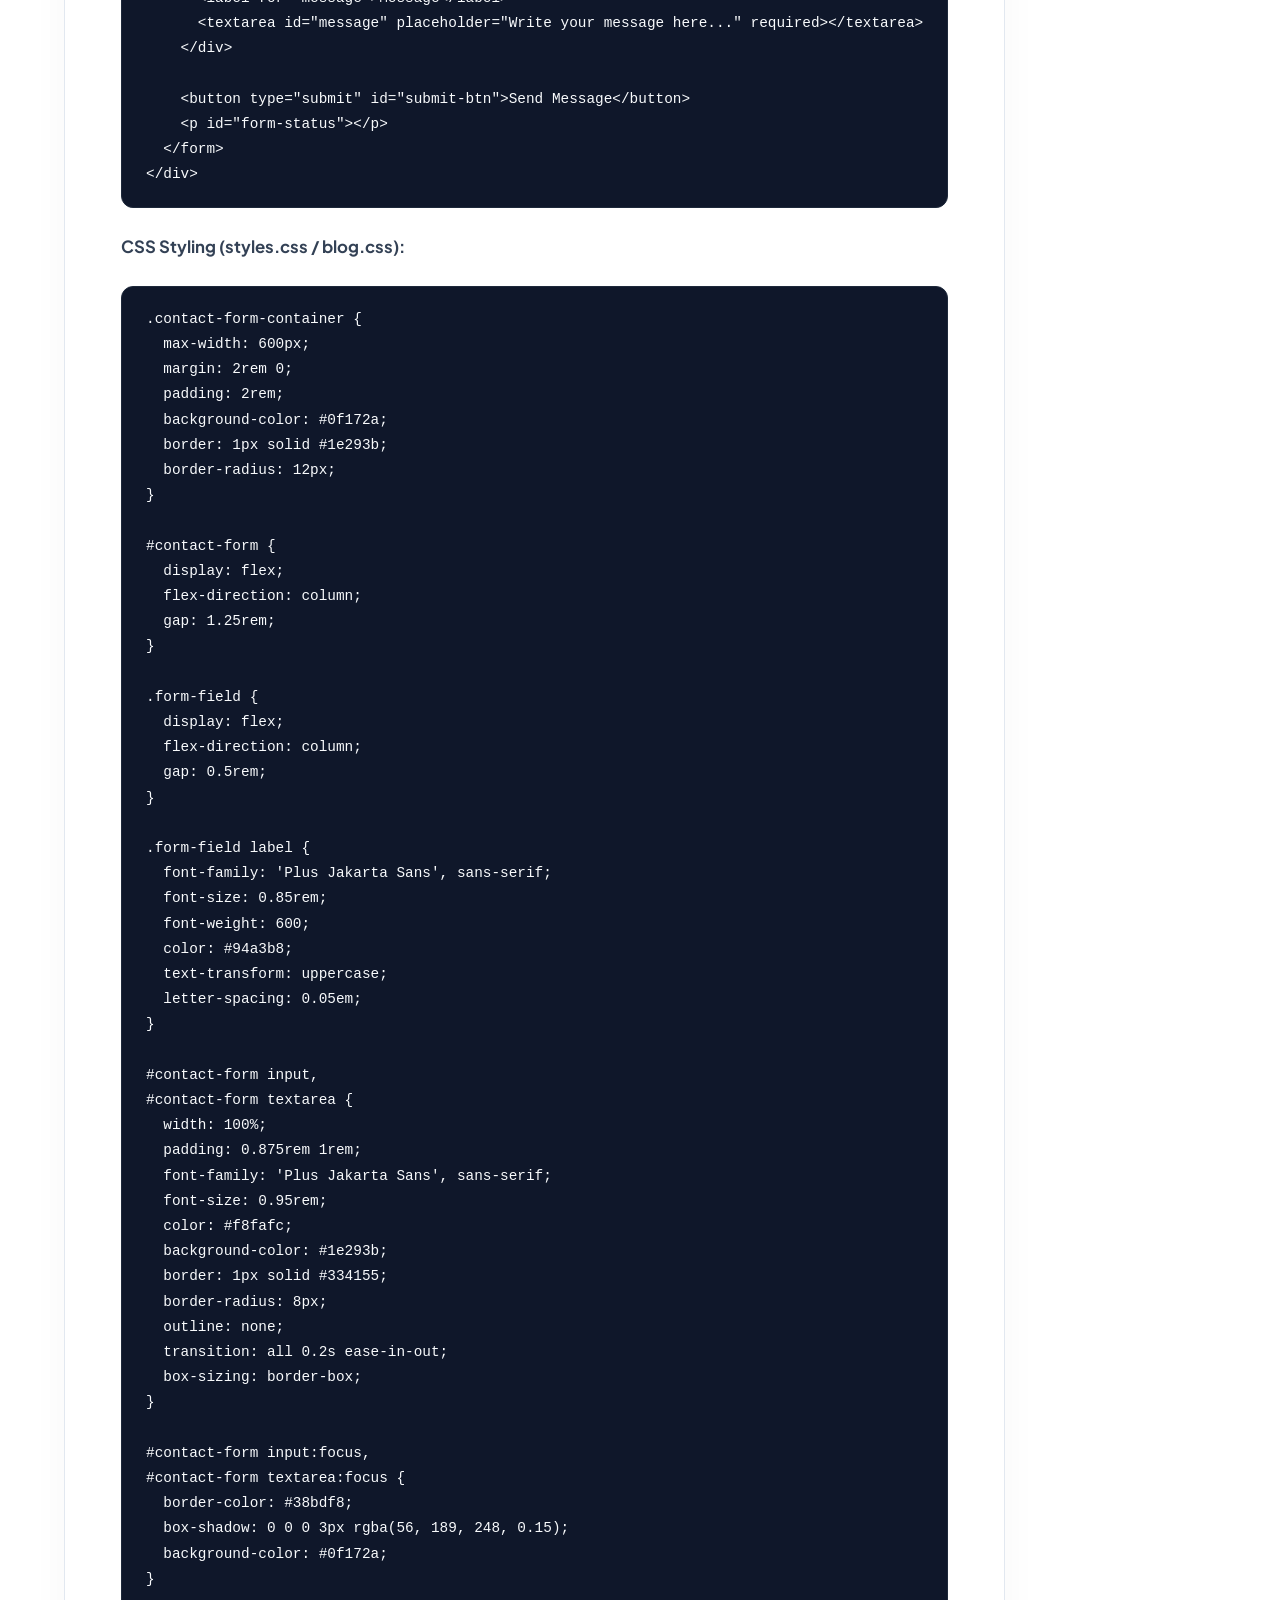
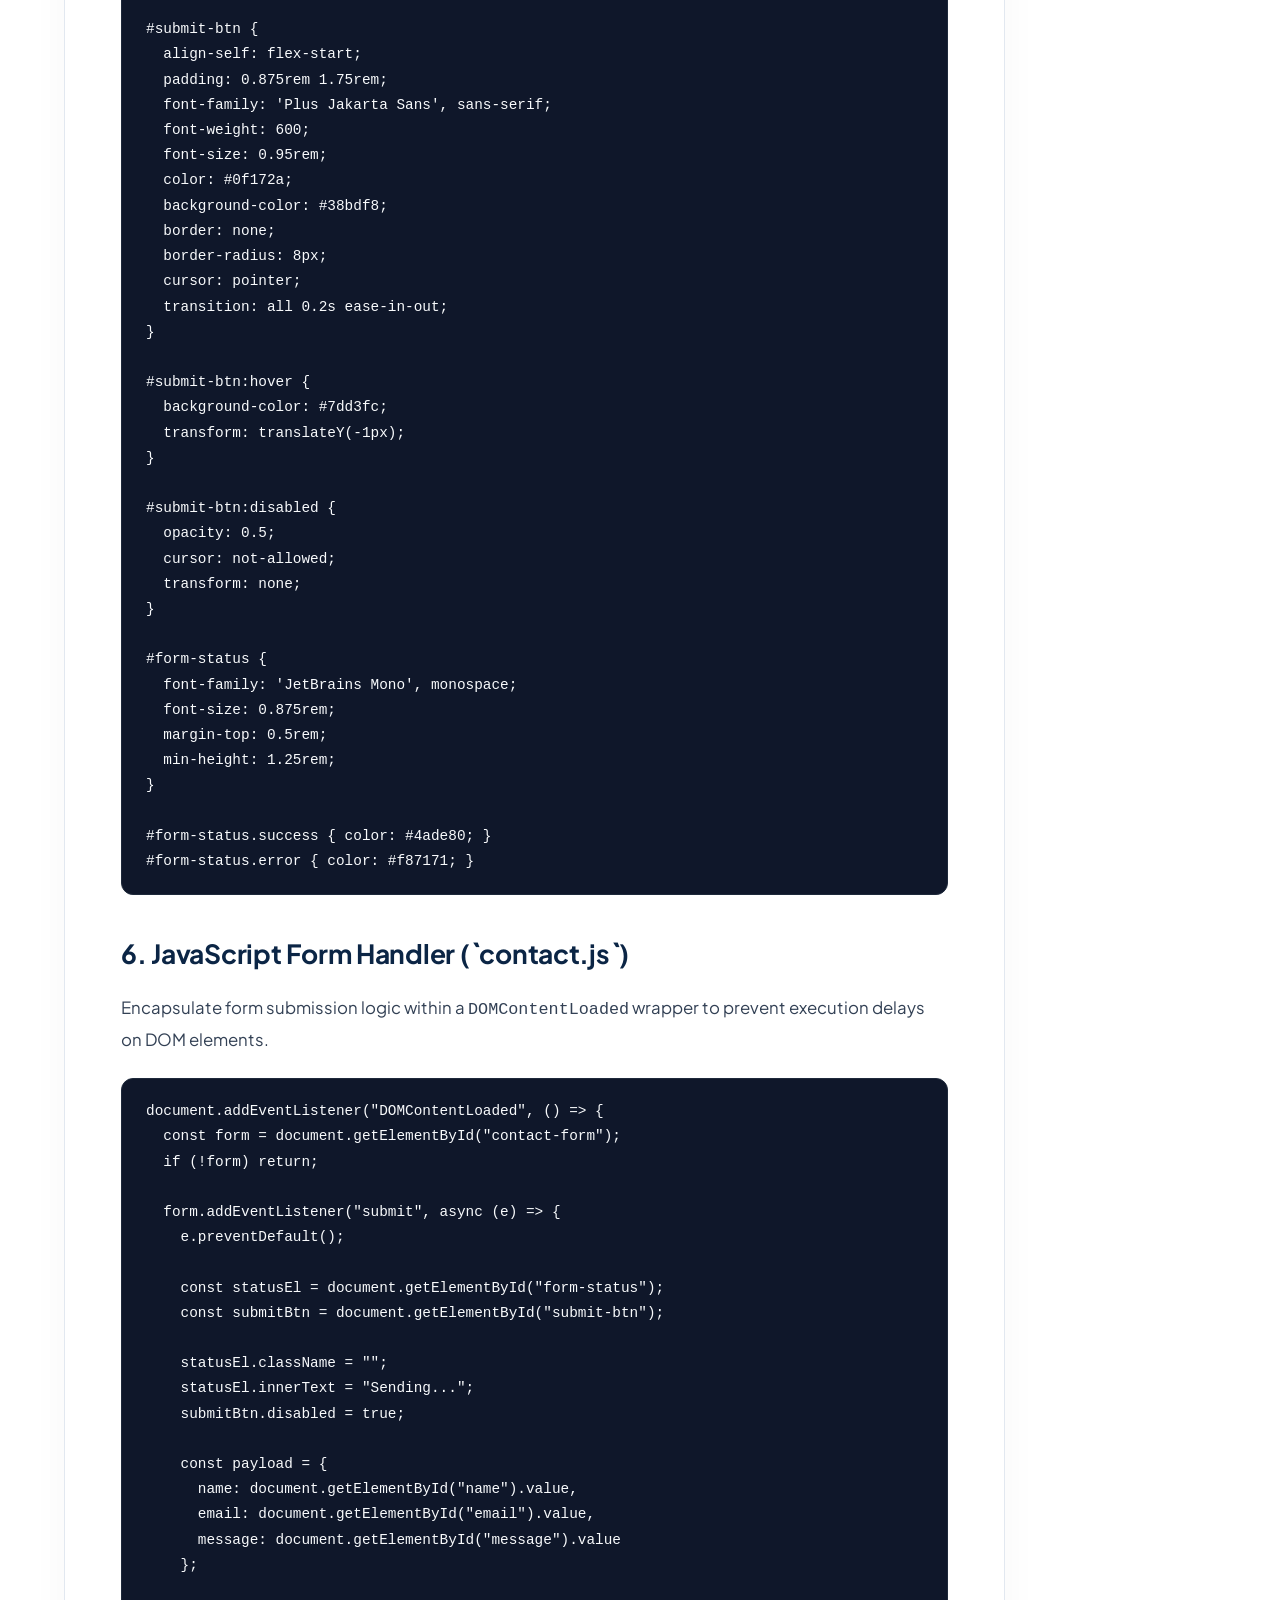
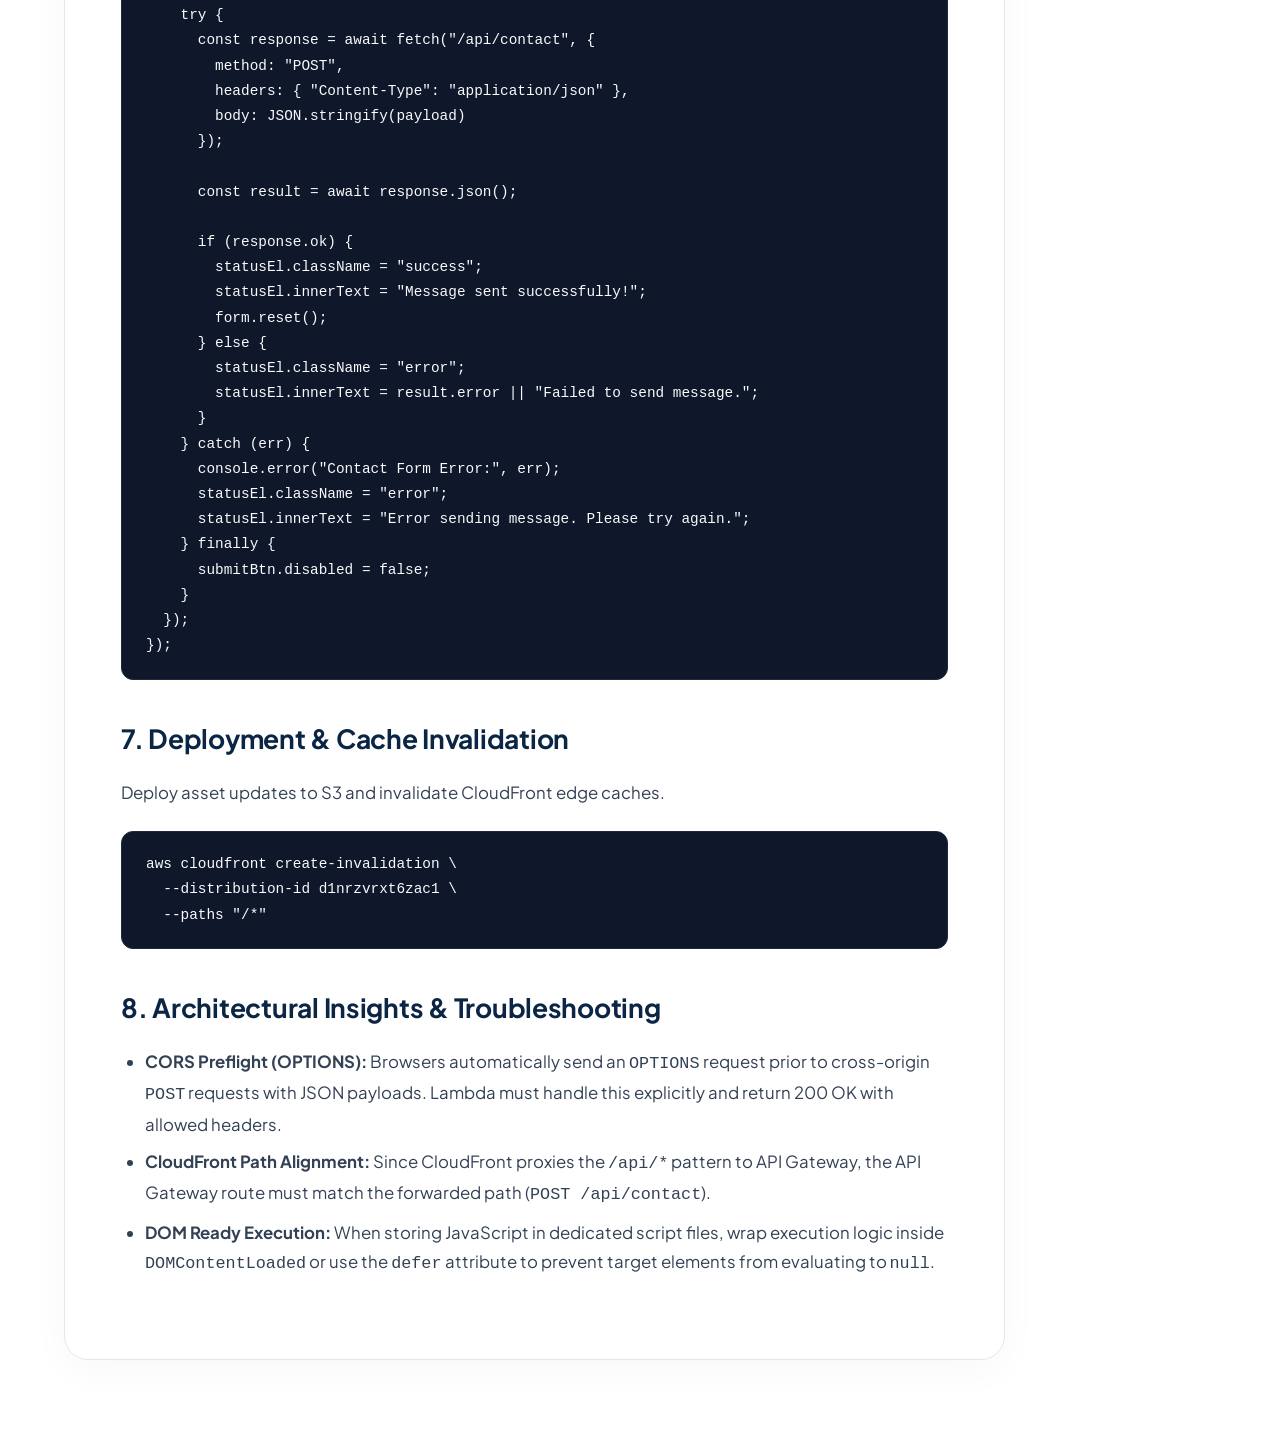
<file: blogs/serverless-contact-form.html>
<!doctype html>
<html lang="en">
  <head>
    <meta charset="UTF-8" />
    <meta name="viewport" content="width=device-width, initial-scale=1.0" />
    <title>Serverless Contact Form - Alain Puron</title>
    <link rel="preconnect" href="https://fonts.googleapis.com" />
    <link rel="preconnect" href="https://fonts.gstatic.com" crossorigin />
    <link
      href="https://fonts.googleapis.com/css2?family=Plus+Jakarta+Sans:wght@400;500;600;700;800&family=JetBrains+Mono:wght@400;500;600;700&display=swap"
      rel="stylesheet"
    />
    <link rel="stylesheet" href="../css/styles.css" />
    <link rel="stylesheet" href="../css/blog.css" />
  </head>

  <body>
    <div class="app-canvas">
      <div class="article-page">
        <a href="../index.html" class="back-link">
          <svg
            xmlns="http://www.w3.org/2000/svg"
            width="16"
            height="16"
            viewBox="0 0 24 24"
            fill="none"
            stroke="currentColor"
            stroke-width="2"
            stroke-linecap="round"
            stroke-linejoin="round"
          >
            <line x1="19" y1="12" x2="5" y2="12" />
            <polyline points="12 19 5 12 12 5" />
          </svg>
          <span>Back to Home</span>
        </a>

        <div class="article-layout">
          <!-- Main Article Card -->
          <article class="article-card">
            <header class="article-header">
              <div class="article-meta">
                <span class="service-tag">AWS / SERVERLESS</span>
                <span class="project-date">AUG 25, 2026</span>
              </div>
              <h1 class="article-title">Serverless Contact Form</h1>
              <p class="article-lead">
                Build a secure, serverless contact form on AWS using SES, Lambda, and HTTP API Gateway, integrated into a dark-themed responsive frontend and proxied through CloudFront.
              </p>
            </header>

            <div class="article-content">
              <h2>1. Amazon SES Identity Verification</h2>
              <p>In the AWS SES Sandbox environment, both sender and recipient email addresses must be explicitly verified before sending messages.</p>
              <div class="code-block">
                <pre><code>aws ses verify-email-identity \
  --email-address your-email@example.com \
  --region us-west-2</code></pre>
              </div>

              <h2>2. IAM Permissions Policy for Amazon SES</h2>
              <p>Grant the Lambda execution role authorization to dispatch emails via Amazon SES.</p>
              <div class="code-block">
                <pre><code>cat &lt;&lt;EOF &gt; lambda-ses-policy.json
{
  "Version": "2012-10-17",
  "Statement": [
    {
      "Effect": "Allow",
      "Action": [
        "ses:SendEmail",
        "ses:SendRawEmail"
      ],
      "Resource": "*"
    }
  ]
}
EOF

aws iam put-role-policy \
  --role-name visitor-counter-lambda-role \
  --policy-name LambdaSESAccess \
  --policy-document file://lambda-ses-policy.json</code></pre>
              </div>

              <h2>3. Lambda Contact Handler Code</h2>
              <p>This Python function handles preflight CORS <code>OPTIONS</code> requests, validates payload fields, and sends formatted email notifications via <code>boto3</code>.</p>
              <div class="code-block">
                <pre><code>cat &lt;&lt; 'EOF' &gt; contact_function.py
import json
import boto3

SENDER_EMAIL = "your-email@example.com"
RECIPIENT_EMAIL = "your-email@example.com"

ses_client = boto3.client('ses', region_name='us-west-2')

def lambda_handler(event, context):
    cors_headers = {
        'Access-Control-Allow-Origin': '*',
        'Access-Control-Allow-Headers': 'Content-Type,X-Amz-Date,Authorization,X-Api-Key',
        'Access-Control-Allow-Methods': 'POST,OPTIONS'
    }

    # Handle CORS preflight OPTIONS request
    if event.get('requestContext', {}).get('http', {}).get('method') == 'OPTIONS':
        return {'statusCode': 200, 'headers': cors_headers, 'body': ''}

    try:
        body = json.loads(event.get('body', '{}'))
        name = body.get('name', '').strip()
        sender = body.get('email', '').strip()
        message = body.get('message', '').strip()

        if not name or not sender or not message:
            return {
                'statusCode': 400,
                'headers': cors_headers,
                'body': json.dumps({'error': 'Missing required fields.'})
            }

        subject = f"New Portfolio Contact from {name}"
        body_text = f"Name: {name}\nEmail: {sender}\n\nMessage:\n{message}"

        ses_client.send_email(
            Source=SENDER_EMAIL,
            Destination={'ToAddresses': [RECIPIENT_EMAIL]},
            Message={
                'Subject': {'Data': subject},
                'Body': {'Text': {'Data': body_text}}
            },
            ReplyToAddresses=[sender]
        )

        return {
            'statusCode': 200,
            'headers': cors_headers,
            'body': json.dumps({'message': 'Message sent successfully!'})
        }

    except Exception as e:
        return {
            'statusCode': 500,
            'headers': cors_headers,
            'body': json.dumps({'error': 'Internal server error', 'details': str(e)})
        }
EOF

zip contact_function.zip contact_function.py

ACCOUNT_ID=$(aws sts get-caller-identity --query "Account" --output text)

aws lambda create-function \
  --function-name send-contact-email \
  --runtime python3.12 \
  --role arn:aws:iam::${ACCOUNT_ID}:role/visitor-counter-lambda-role \
  --handler contact_function.lambda_handler \
  --zip-file fileb://contact_function.zip \
  --timeout 10 \
  --region us-west-2</code></pre>
              </div>

              <h2>4. HTTP API Gateway Route & Integration</h2>
              <p>Expose the function under the <code>POST /api/contact</code> path on your existing HTTP API Gateway instance.</p>
              <div class="code-block">
                <pre><code># 1. Create API Integration
INTEGRATION_ID=$(aws apigatewayv2 create-integration \
    --api-id oasi55hqkb \
    --integration-type AWS_PROXY \
    --integration-uri arn:aws:lambda:us-west-2:${ACCOUNT_ID}:function:send-contact-email \
    --payload-format-version 2.0 \
    --region us-west-2 \
    --query "IntegrationId" --output text)

# 2. Add POST /api/contact Route
aws apigatewayv2 create-route \
    --api-id oasi55hqkb \
    --route-key 'POST /api/contact' \
    --target "integrations/${INTEGRATION_ID}" \
    --region us-west-2

# 3. Grant Invoke Permission
aws lambda add-permission \
    --function-name send-contact-email \
    --statement-id apigateway-contact-perm \
    --action lambda:InvokeFunction \
    --principal apigateway.amazonaws.com \
    --source-arn "arn:aws:execute-api:us-west-2:${ACCOUNT_ID}:oasi55hqkb/*/*" \
    --region us-west-2</code></pre>
              </div>

              <h2>5. Frontend HTML Structure & CSS Styling</h2>
              <p>Add the styled container to your site markup and extend your stylesheet for focus states, input fields, and status feedback colors.</p>

              <p><strong>HTML Form Markup:</strong></p>
              <div class="code-block">
                <pre><code>&lt;div class="contact-form-container"&gt;
  &lt;form id="contact-form"&gt;
    &lt;div class="form-field"&gt;
      &lt;label for="name"&gt;Name&lt;/label&gt;
      &lt;input type="text" id="name" placeholder="John Doe" required /&gt;
    &lt;/div&gt;

    &lt;div class="form-field"&gt;
      &lt;label for="email"&gt;Email&lt;/label&gt;
      &lt;input type="email" id="email" placeholder="john@example.com" required /&gt;
    &lt;/div&gt;

    &lt;div class="form-field"&gt;
      &lt;label for="message"&gt;Message&lt;/label&gt;
      &lt;textarea id="message" placeholder="Write your message here..." required&gt;&lt;/textarea&gt;
    &lt;/div&gt;

    &lt;button type="submit" id="submit-btn"&gt;Send Message&lt;/button&gt;
    &lt;p id="form-status"&gt;&lt;/p&gt;
  &lt;/form&gt;
&lt;/div&gt;</code></pre>
              </div>

              <p><strong>CSS Styling (styles.css / blog.css):</strong></p>
              <div class="code-block">
                <pre><code>.contact-form-container {
  max-width: 600px;
  margin: 2rem 0;
  padding: 2rem;
  background-color: #0f172a;
  border: 1px solid #1e293b;
  border-radius: 12px;
}

#contact-form {
  display: flex;
  flex-direction: column;
  gap: 1.25rem;
}

.form-field {
  display: flex;
  flex-direction: column;
  gap: 0.5rem;
}

.form-field label {
  font-family: 'Plus Jakarta Sans', sans-serif;
  font-size: 0.85rem;
  font-weight: 600;
  color: #94a3b8;
  text-transform: uppercase;
  letter-spacing: 0.05em;
}

#contact-form input,
#contact-form textarea {
  width: 100%;
  padding: 0.875rem 1rem;
  font-family: 'Plus Jakarta Sans', sans-serif;
  font-size: 0.95rem;
  color: #f8fafc;
  background-color: #1e293b;
  border: 1px solid #334155;
  border-radius: 8px;
  outline: none;
  transition: all 0.2s ease-in-out;
  box-sizing: border-box;
}

#contact-form input:focus,
#contact-form textarea:focus {
  border-color: #38bdf8;
  box-shadow: 0 0 0 3px rgba(56, 189, 248, 0.15);
  background-color: #0f172a;
}

#submit-btn {
  align-self: flex-start;
  padding: 0.875rem 1.75rem;
  font-family: 'Plus Jakarta Sans', sans-serif;
  font-weight: 600;
  font-size: 0.95rem;
  color: #0f172a;
  background-color: #38bdf8;
  border: none;
  border-radius: 8px;
  cursor: pointer;
  transition: all 0.2s ease-in-out;
}

#submit-btn:hover {
  background-color: #7dd3fc;
  transform: translateY(-1px);
}

#submit-btn:disabled {
  opacity: 0.5;
  cursor: not-allowed;
  transform: none;
}

#form-status {
  font-family: 'JetBrains Mono', monospace;
  font-size: 0.875rem;
  margin-top: 0.5rem;
  min-height: 1.25rem;
}

#form-status.success { color: #4ade80; }
#form-status.error { color: #f87171; }</code></pre>
              </div>

              <h2>6. JavaScript Form Handler (`contact.js`)</h2>
              <p>Encapsulate form submission logic within a <code>DOMContentLoaded</code> wrapper to prevent execution delays on DOM elements.</p>
              <div class="code-block">
                <pre><code>document.addEventListener("DOMContentLoaded", () => {
  const form = document.getElementById("contact-form");
  if (!form) return;

  form.addEventListener("submit", async (e) => {
    e.preventDefault();

    const statusEl = document.getElementById("form-status");
    const submitBtn = document.getElementById("submit-btn");

    statusEl.className = "";
    statusEl.innerText = "Sending...";
    submitBtn.disabled = true;

    const payload = {
      name: document.getElementById("name").value,
      email: document.getElementById("email").value,
      message: document.getElementById("message").value
    };

    try {
      const response = await fetch("/api/contact", {
        method: "POST",
        headers: { "Content-Type": "application/json" },
        body: JSON.stringify(payload)
      });

      const result = await response.json();

      if (response.ok) {
        statusEl.className = "success";
        statusEl.innerText = "Message sent successfully!";
        form.reset();
      } else {
        statusEl.className = "error";
        statusEl.innerText = result.error || "Failed to send message.";
      }
    } catch (err) {
      console.error("Contact Form Error:", err);
      statusEl.className = "error";
      statusEl.innerText = "Error sending message. Please try again.";
    } finally {
      submitBtn.disabled = false;
    }
  });
});</code></pre>
              </div>

              <h2>7. Deployment & Cache Invalidation</h2>
              <p>Deploy asset updates to S3 and invalidate CloudFront edge caches.</p>
              <div class="code-block">
                <pre><code>aws cloudfront create-invalidation \
  --distribution-id d1nrzvrxt6zac1 \
  --paths "/*"</code></pre>
              </div>

              <h2>8. Architectural Insights & Troubleshooting</h2>
              <ul>
                <li><strong>CORS Preflight (OPTIONS):</strong> Browsers automatically send an <code>OPTIONS</code> request prior to cross-origin <code>POST</code> requests with JSON payloads. Lambda must handle this explicitly and return 200 OK with allowed headers.</li>
                <li><strong>CloudFront Path Alignment:</strong> Since CloudFront proxies the <code>/api/*</code> pattern to API Gateway, the API Gateway route must match the forwarded path (<code>POST /api/contact</code>).</li>
                <li><strong>DOM Ready Execution:</strong> When storing JavaScript in dedicated script files, wrap execution logic inside <code>DOMContentLoaded</code> or use the <code>defer</code> attribute to prevent target elements from evaluating to <code>null</code>.</li>
              </ul>
            </div>
          </article>

          <!-- Right Sidebar -->
          <aside class="article-sidebar">
            <div class="sidebar-card">
              <h3 class="sidebar-title">Related Projects</h3>
              <ul class="related-list">
                <li class="related-item">
                  <a href="serverless-visitor-counter.html" class="related-link"
                    >Serverless Visitor Counter</a
                  >
                </li>
                <li class="related-item">
                  <a href="how-to-create-an-aws-s3-bucket.html" class="related-link"
                    >How to Create an AWS S3 Bucket</a
                  >
                </li>
              </ul>
            </div>
          </aside>
        </div>
      </div>
    </div>
  </body>
</html>
</file>
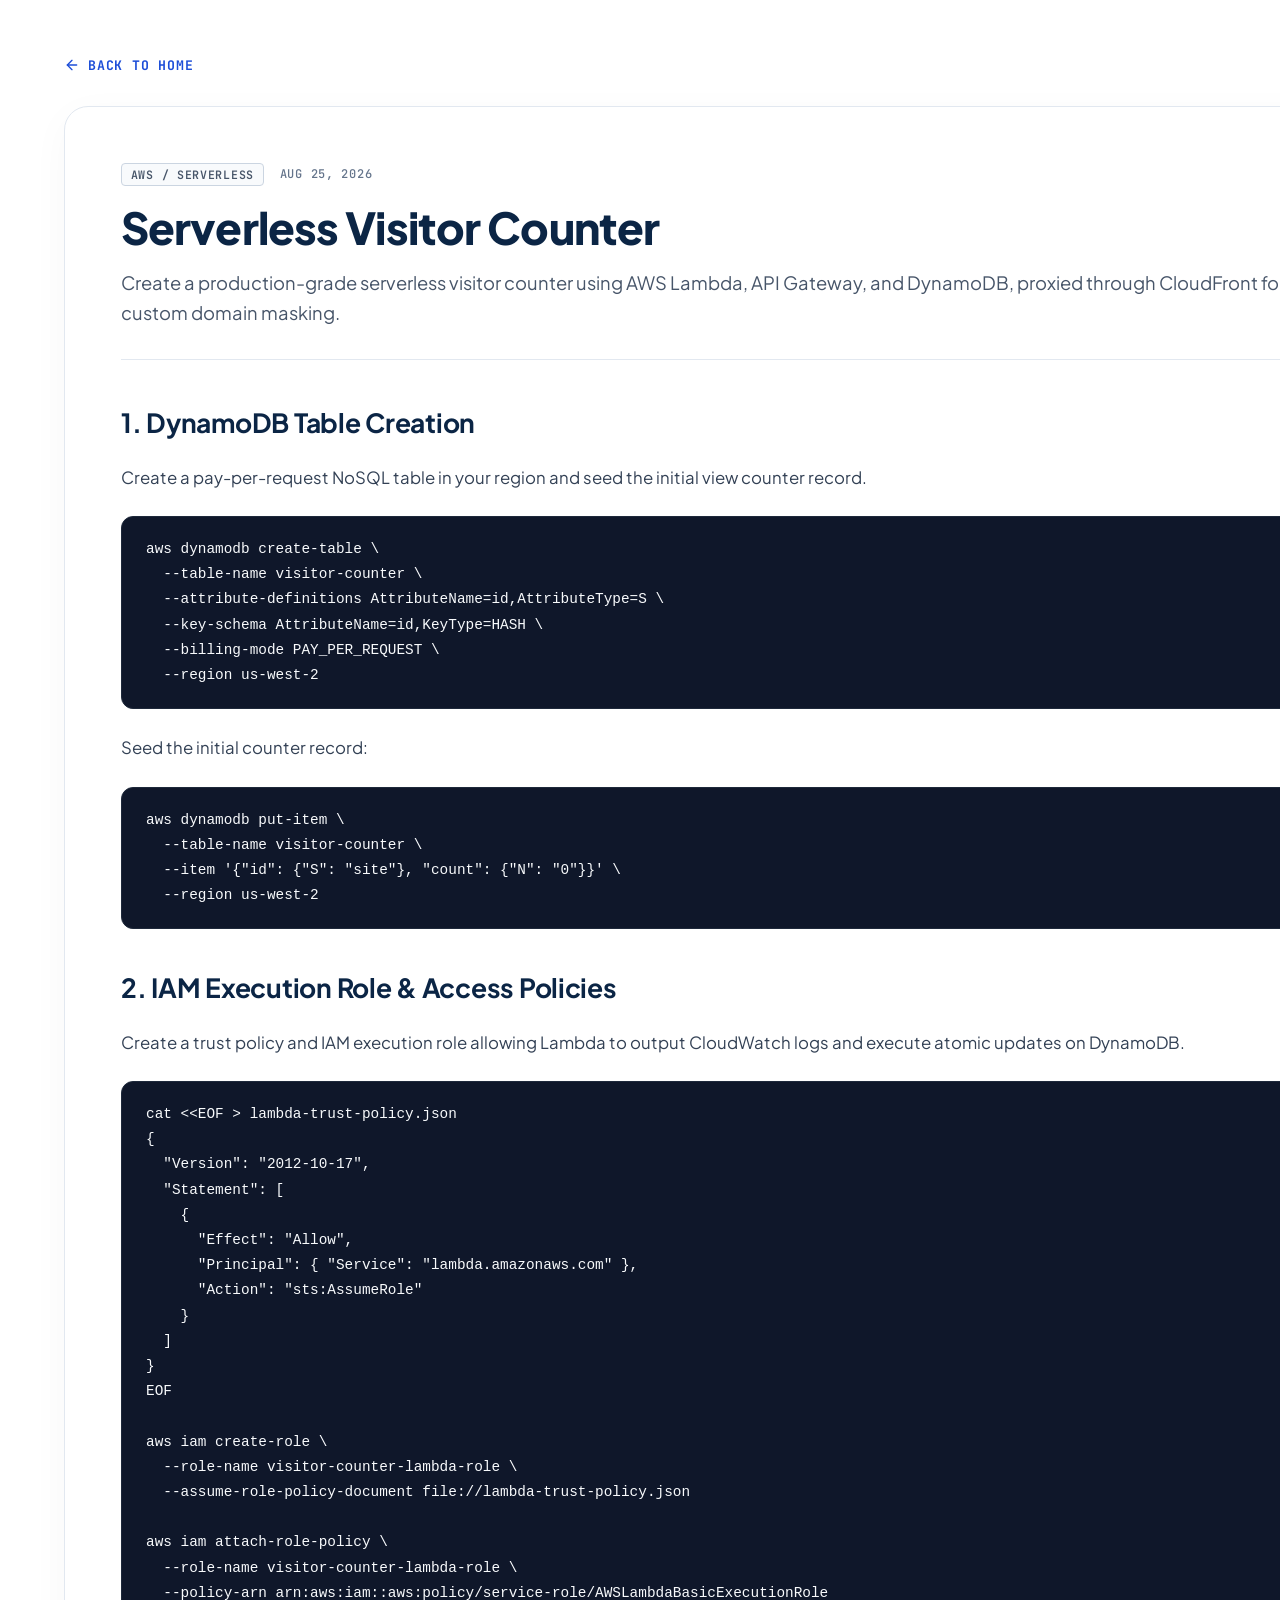
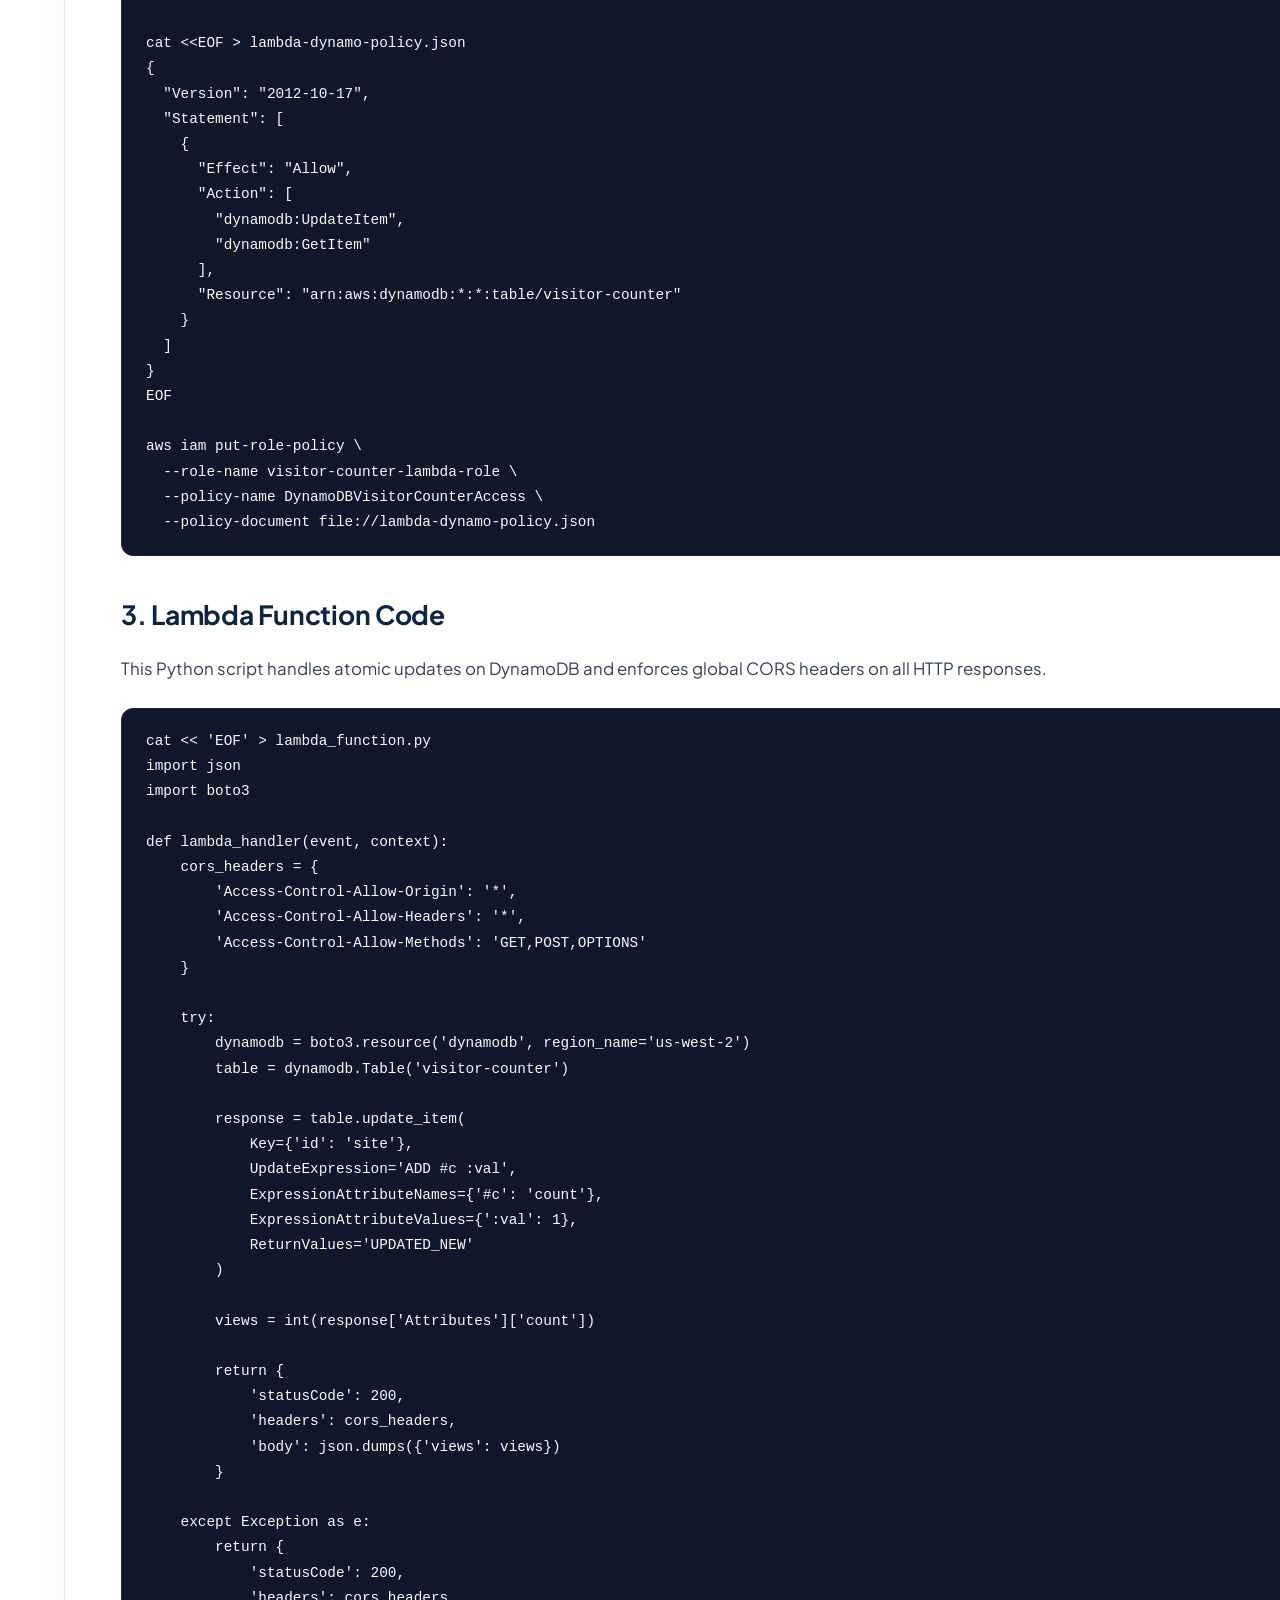
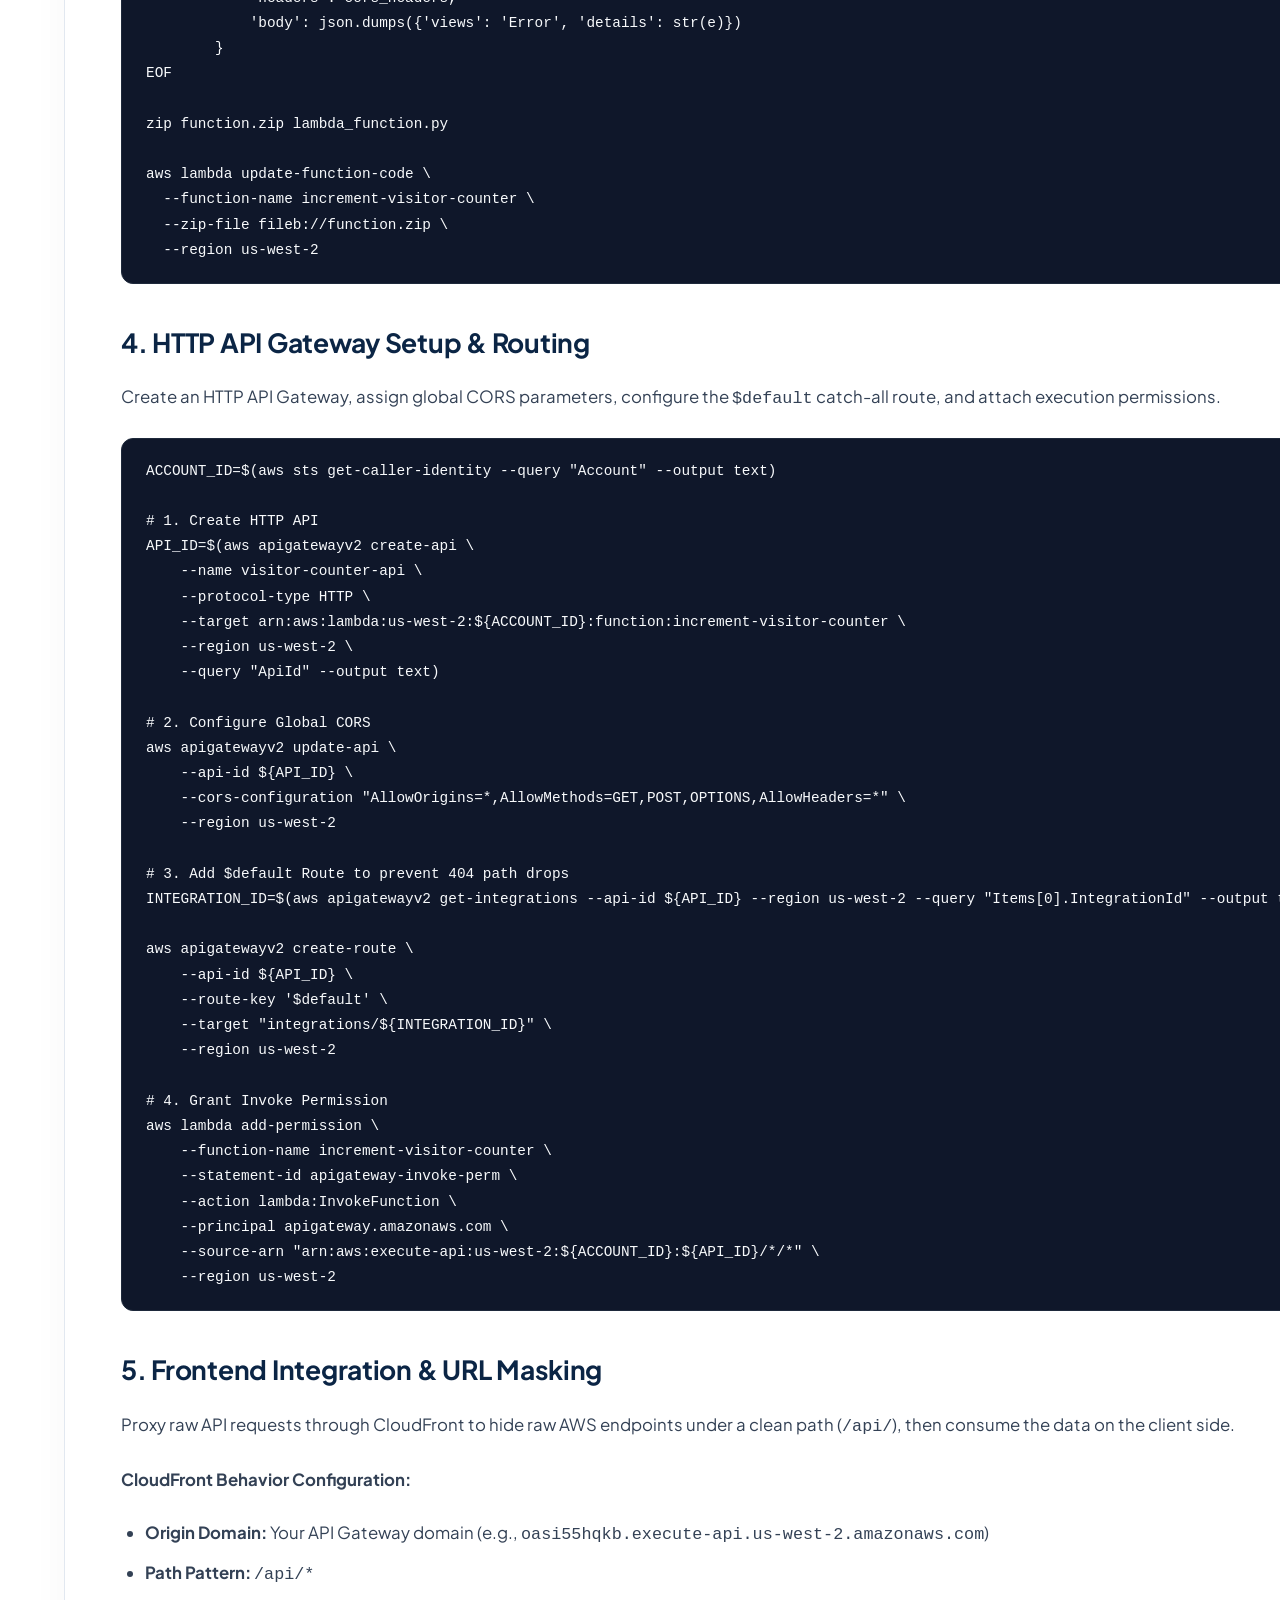
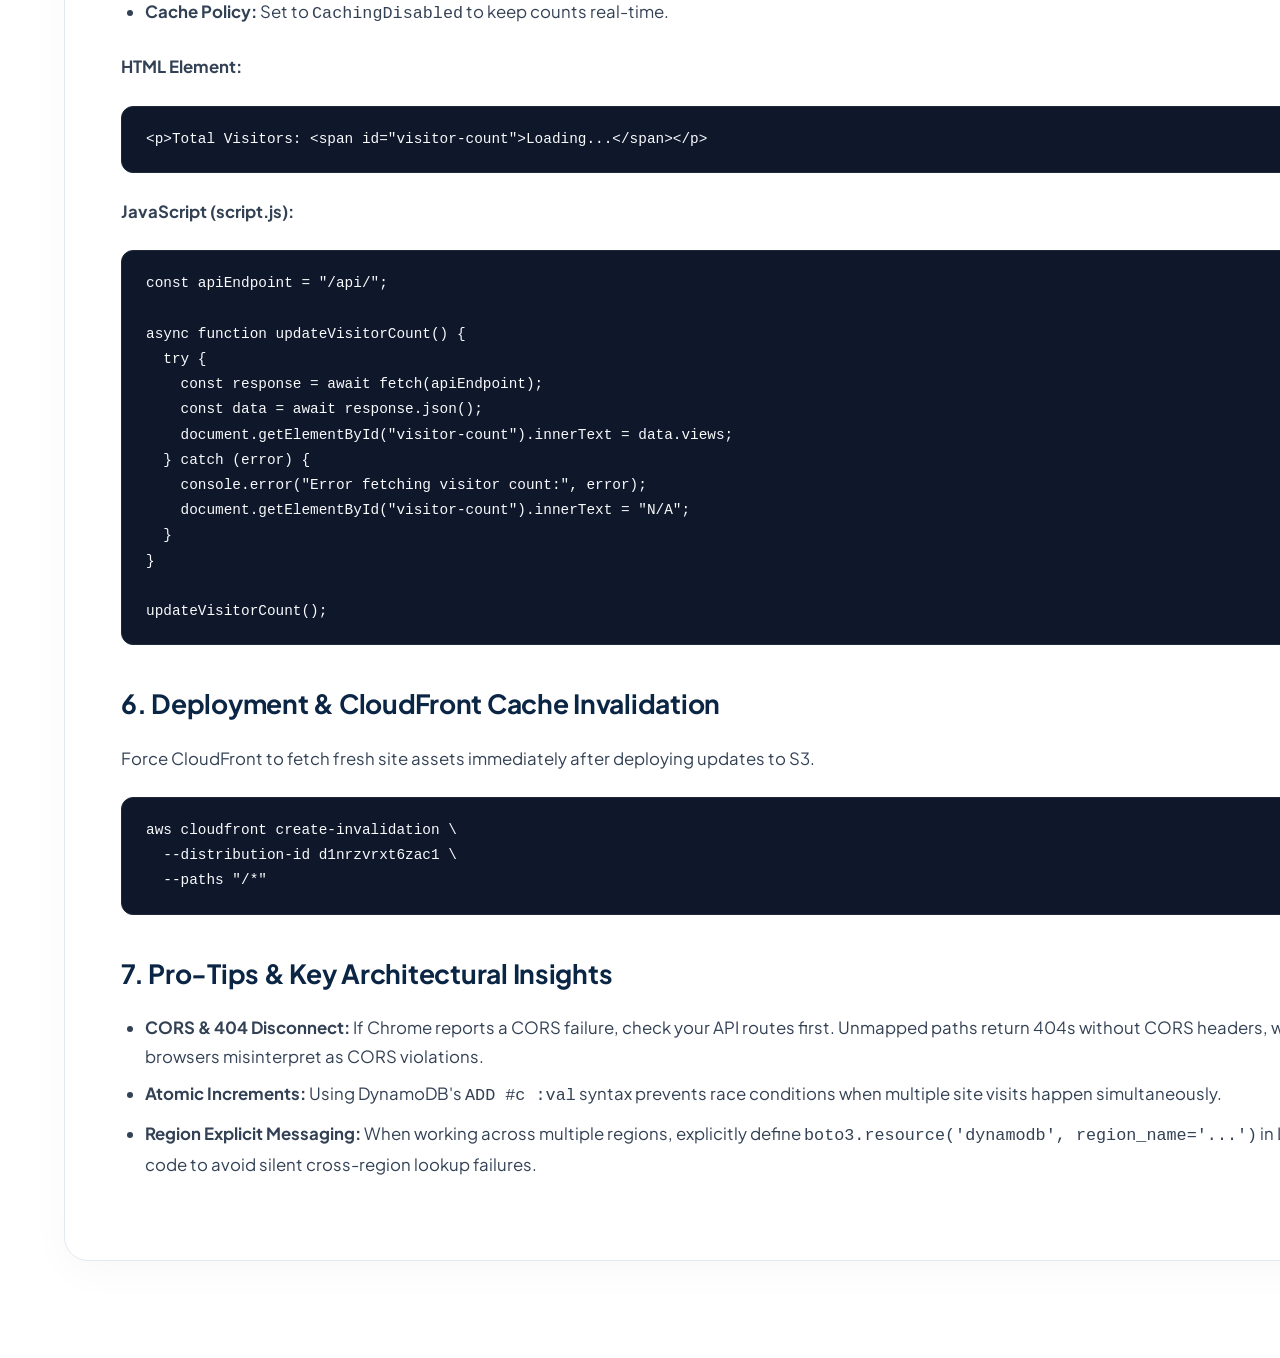
<file: blogs/serverless-visitor-counter.html>
<!doctype html>
<html lang="en">
  <head>
    <meta charset="UTF-8" />
    <meta name="viewport" content="width=device-width, initial-scale=1.0" />
    <title>Serverless Visitor Counter - Alain Puron</title>
    <link rel="preconnect" href="https://fonts.googleapis.com" />
    <link rel="preconnect" href="https://fonts.gstatic.com" crossorigin />
    <link
      href="https://fonts.googleapis.com/css2?family=Plus+Jakarta+Sans:wght@400;500;600;700;800&family=JetBrains+Mono:wght@400;500;600;700&display=swap"
      rel="stylesheet"
    />
    <link rel="stylesheet" href="../css/styles.css" />
    <link rel="stylesheet" href="../css/blog.css" />
  </head>

  <body>
    <div class="app-canvas">
      <div class="article-page">
        <a href="../index.html" class="back-link">
          <svg
            xmlns="http://www.w3.org/2000/svg"
            width="16"
            height="16"
            viewBox="0 0 24 24"
            fill="none"
            stroke="currentColor"
            stroke-width="2"
            stroke-linecap="round"
            stroke-linejoin="round"
          >
            <line x1="19" y1="12" x2="5" y2="12" />
            <polyline points="12 19 5 12 12 5" />
          </svg>
          <span>Back to Home</span>
        </a>

        <div class="article-layout">
          <!-- Main Article Card -->
          <article class="article-card">
            <header class="article-header">
              <div class="article-meta">
                <span class="service-tag">AWS / SERVERLESS</span>
                <span class="project-date">AUG 25, 2026</span>
              </div>
              <h1 class="article-title">Serverless Visitor Counter</h1>
              <p class="article-lead">
                Create a production-grade serverless visitor counter using AWS Lambda, API Gateway, and DynamoDB, proxied through CloudFront for custom domain masking.
              </p>
            </header>

            <div class="article-content">
              <h2>1. DynamoDB Table Creation</h2>
              <p>Create a pay-per-request NoSQL table in your region and seed the initial view counter record.</p>
              <div class="code-block">
                <pre><code>aws dynamodb create-table \
  --table-name visitor-counter \
  --attribute-definitions AttributeName=id,AttributeType=S \
  --key-schema AttributeName=id,KeyType=HASH \
  --billing-mode PAY_PER_REQUEST \
  --region us-west-2</code></pre>
              </div>   

              <p>Seed the initial counter record:</p>
              <div class="code-block">
                <pre><code>aws dynamodb put-item \
  --table-name visitor-counter \
  --item '{"id": {"S": "site"}, "count": {"N": "0"}}' \
  --region us-west-2</code></pre>
              </div>

              <h2>2. IAM Execution Role & Access Policies</h2>
              <p>Create a trust policy and IAM execution role allowing Lambda to output CloudWatch logs and execute atomic updates on DynamoDB.</p>
              <div class="code-block">
                <pre><code>cat &lt;&lt;EOF &gt; lambda-trust-policy.json
{
  "Version": "2012-10-17",
  "Statement": [
    {
      "Effect": "Allow",
      "Principal": { "Service": "lambda.amazonaws.com" },
      "Action": "sts:AssumeRole"
    }
  ]
}
EOF

aws iam create-role \
  --role-name visitor-counter-lambda-role \
  --assume-role-policy-document file://lambda-trust-policy.json

aws iam attach-role-policy \
  --role-name visitor-counter-lambda-role \
  --policy-arn arn:aws:iam::aws:policy/service-role/AWSLambdaBasicExecutionRole

cat &lt;&lt;EOF &gt; lambda-dynamo-policy.json
{
  "Version": "2012-10-17",
  "Statement": [
    {
      "Effect": "Allow",
      "Action": [
        "dynamodb:UpdateItem",
        "dynamodb:GetItem"
      ],
      "Resource": "arn:aws:dynamodb:*:*:table/visitor-counter"
    }
  ]
}
EOF

aws iam put-role-policy \
  --role-name visitor-counter-lambda-role \
  --policy-name DynamoDBVisitorCounterAccess \
  --policy-document file://lambda-dynamo-policy.json</code></pre>
              </div>

              <h2>3. Lambda Function Code</h2>
              <p>This Python script handles atomic updates on DynamoDB and enforces global CORS headers on all HTTP responses.</p>
              <div class="code-block">
                <pre><code>cat &lt;&lt; 'EOF' &gt; lambda_function.py
import json
import boto3

def lambda_handler(event, context):
    cors_headers = {
        'Access-Control-Allow-Origin': '*',
        'Access-Control-Allow-Headers': '*',
        'Access-Control-Allow-Methods': 'GET,POST,OPTIONS'
    }
    
    try:
        dynamodb = boto3.resource('dynamodb', region_name='us-west-2')
        table = dynamodb.Table('visitor-counter')
        
        response = table.update_item(
            Key={'id': 'site'},
            UpdateExpression='ADD #c :val',
            ExpressionAttributeNames={'#c': 'count'},
            ExpressionAttributeValues={':val': 1},
            ReturnValues='UPDATED_NEW'
        )
        
        views = int(response['Attributes']['count'])
        
        return {
            'statusCode': 200,
            'headers': cors_headers,
            'body': json.dumps({'views': views})
        }
        
    except Exception as e:
        return {
            'statusCode': 200,
            'headers': cors_headers,
            'body': json.dumps({'views': 'Error', 'details': str(e)})
        }
EOF

zip function.zip lambda_function.py

aws lambda update-function-code \
  --function-name increment-visitor-counter \
  --zip-file fileb://function.zip \
  --region us-west-2</code></pre>
              </div>

              <h2>4. HTTP API Gateway Setup & Routing</h2>
              <p>Create an HTTP API Gateway, assign global CORS parameters, configure the <code>$default</code> catch-all route, and attach execution permissions.</p>
              <div class="code-block">
                <pre><code>ACCOUNT_ID=$(aws sts get-caller-identity --query "Account" --output text)

# 1. Create HTTP API
API_ID=$(aws apigatewayv2 create-api \
    --name visitor-counter-api \
    --protocol-type HTTP \
    --target arn:aws:lambda:us-west-2:${ACCOUNT_ID}:function:increment-visitor-counter \
    --region us-west-2 \
    --query "ApiId" --output text)

# 2. Configure Global CORS
aws apigatewayv2 update-api \
    --api-id ${API_ID} \
    --cors-configuration "AllowOrigins=*,AllowMethods=GET,POST,OPTIONS,AllowHeaders=*" \
    --region us-west-2

# 3. Add $default Route to prevent 404 path drops
INTEGRATION_ID=$(aws apigatewayv2 get-integrations --api-id ${API_ID} --region us-west-2 --query "Items[0].IntegrationId" --output text)

aws apigatewayv2 create-route \
    --api-id ${API_ID} \
    --route-key '$default' \
    --target "integrations/${INTEGRATION_ID}" \
    --region us-west-2

# 4. Grant Invoke Permission
aws lambda add-permission \
    --function-name increment-visitor-counter \
    --statement-id apigateway-invoke-perm \
    --action lambda:InvokeFunction \
    --principal apigateway.amazonaws.com \
    --source-arn "arn:aws:execute-api:us-west-2:${ACCOUNT_ID}:${API_ID}/*/*" \
    --region us-west-2</code></pre>
              </div>

              <h2>5. Frontend Integration & URL Masking</h2>
              <p>Proxy raw API requests through CloudFront to hide raw AWS endpoints under a clean path (<code>/api/</code>), then consume the data on the client side.</p>
              
              <p><strong>CloudFront Behavior Configuration:</strong></p>
              <ul>
                <li><strong>Origin Domain:</strong> Your API Gateway domain (e.g., <code>oasi55hqkb.execute-api.us-west-2.amazonaws.com</code>)</li>
                <li><strong>Path Pattern:</strong> <code>/api/*</code></li>
                <li><strong>Cache Policy:</strong> Set to <code>CachingDisabled</code> to keep counts real-time.</li>
              </ul>

              <p><strong>HTML Element:</strong></p>
              <div class="code-block">
                <pre><code>&lt;p&gt;Total Visitors: &lt;span id="visitor-count"&gt;Loading...&lt;/span&gt;&lt;/p&gt;</code></pre>
              </div>

              <p><strong>JavaScript (script.js):</strong></p>
              <div class="code-block">
                <pre><code>const apiEndpoint = "/api/";

async function updateVisitorCount() {
  try {
    const response = await fetch(apiEndpoint);
    const data = await response.json();
    document.getElementById("visitor-count").innerText = data.views;
  } catch (error) {
    console.error("Error fetching visitor count:", error);
    document.getElementById("visitor-count").innerText = "N/A";
  }
}

updateVisitorCount();</code></pre>
              </div>

              <h2>6. Deployment & CloudFront Cache Invalidation</h2>
              <p>Force CloudFront to fetch fresh site assets immediately after deploying updates to S3.</p>
              <div class="code-block">
                <pre><code>aws cloudfront create-invalidation \
  --distribution-id d1nrzvrxt6zac1 \
  --paths "/*"</code></pre>
              </div>

              <h2>7. Pro-Tips & Key Architectural Insights</h2>
              <ul>
                <li><strong>CORS & 404 Disconnect:</strong> If Chrome reports a CORS failure, check your API routes first. Unmapped paths return 404s without CORS headers, which browsers misinterpret as CORS violations.</li>
                <li><strong>Atomic Increments:</strong> Using DynamoDB's <code>ADD #c :val</code> syntax prevents race conditions when multiple site visits happen simultaneously.</li>
                <li><strong>Region Explicit Messaging:</strong> When working across multiple regions, explicitly define <code>boto3.resource('dynamodb', region_name='...')</code> in Lambda code to avoid silent cross-region lookup failures.</li>
              </ul>
            </div>
          </article>

          <!-- Right Sub Menu Sidebar -->
          <aside class="article-sidebar">
            <div class="sidebar-card">
              <h3 class="sidebar-title">Related Projects</h3>
              <ul class="related-list">
                <li class="related-item">
                  <a
                    href="how-to-create-an-aws-s3-bucket.html"
                    class="related-link"
                    >How to Create an AWS S3 Bucket</a
                  >
                </li>
              </ul>
            </div>
          </aside>
        </div>
      </div>
    </div>
  </body>
</html>
</file>
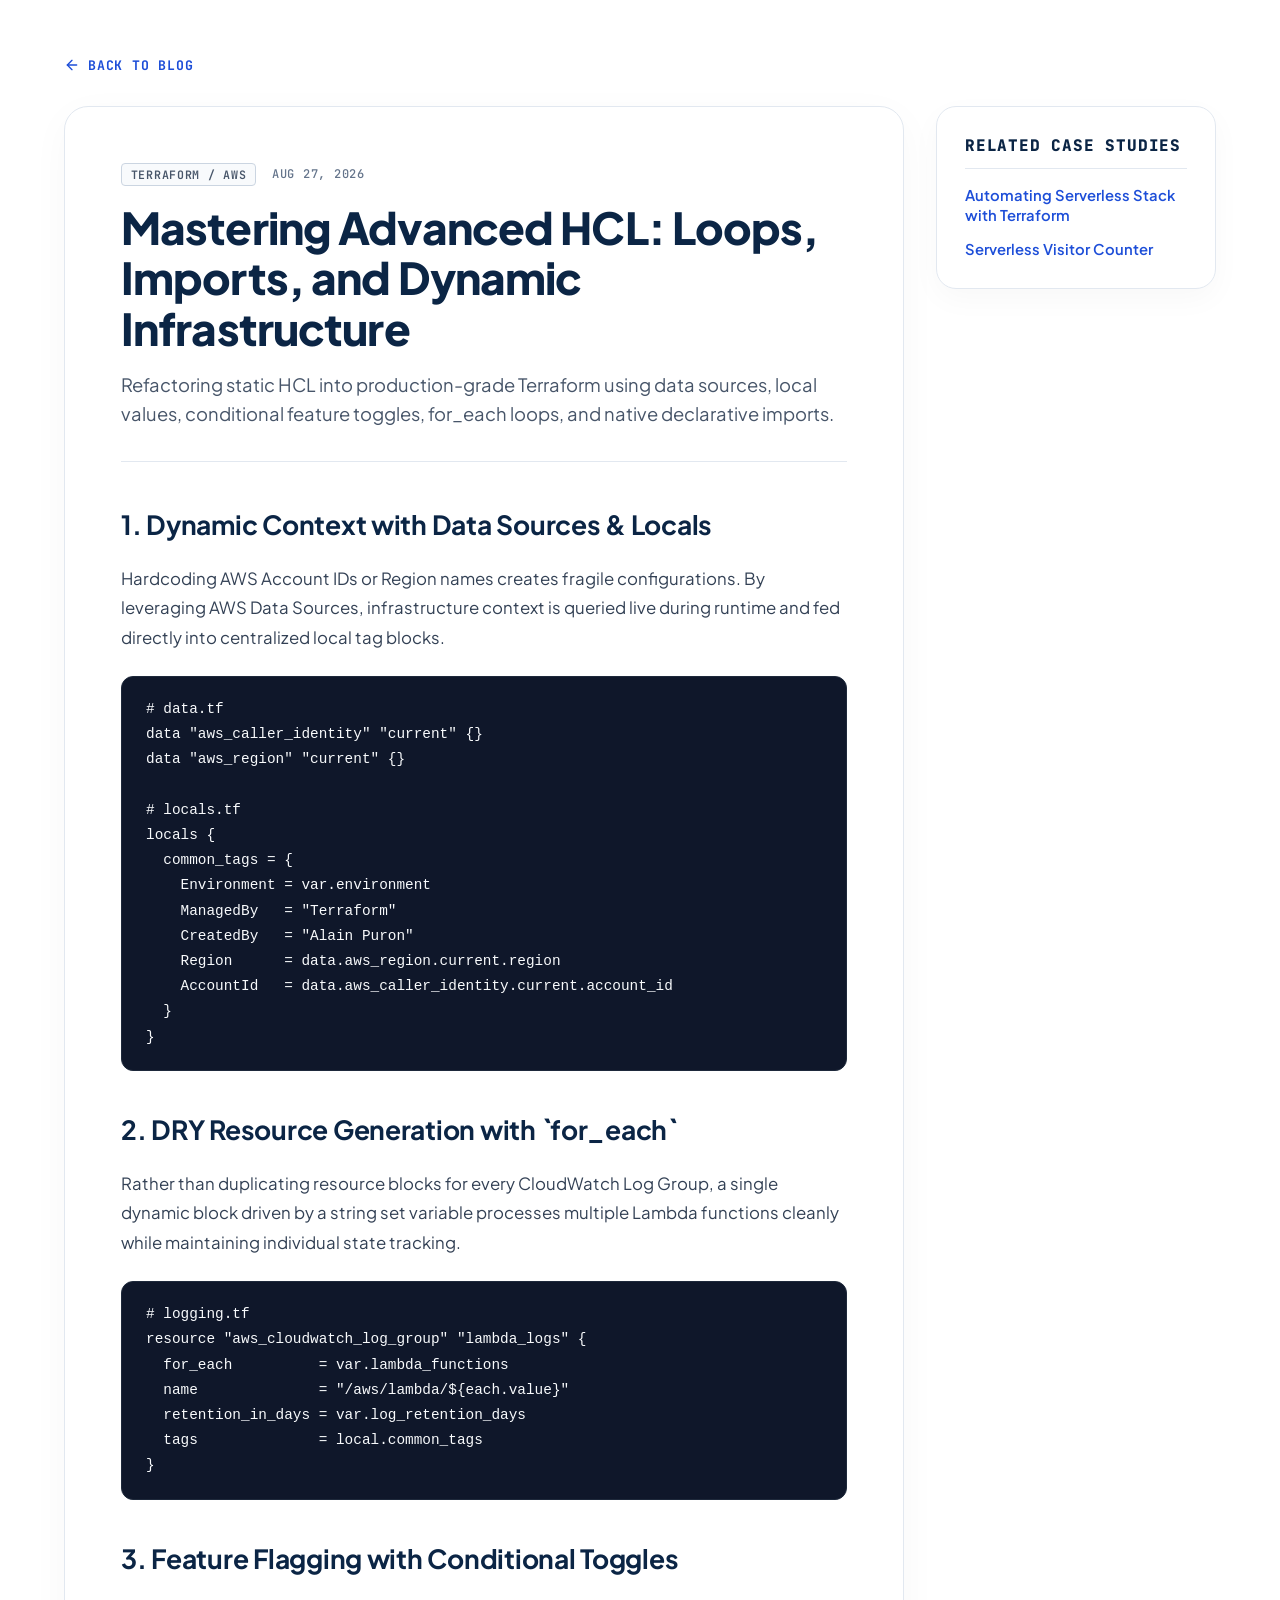
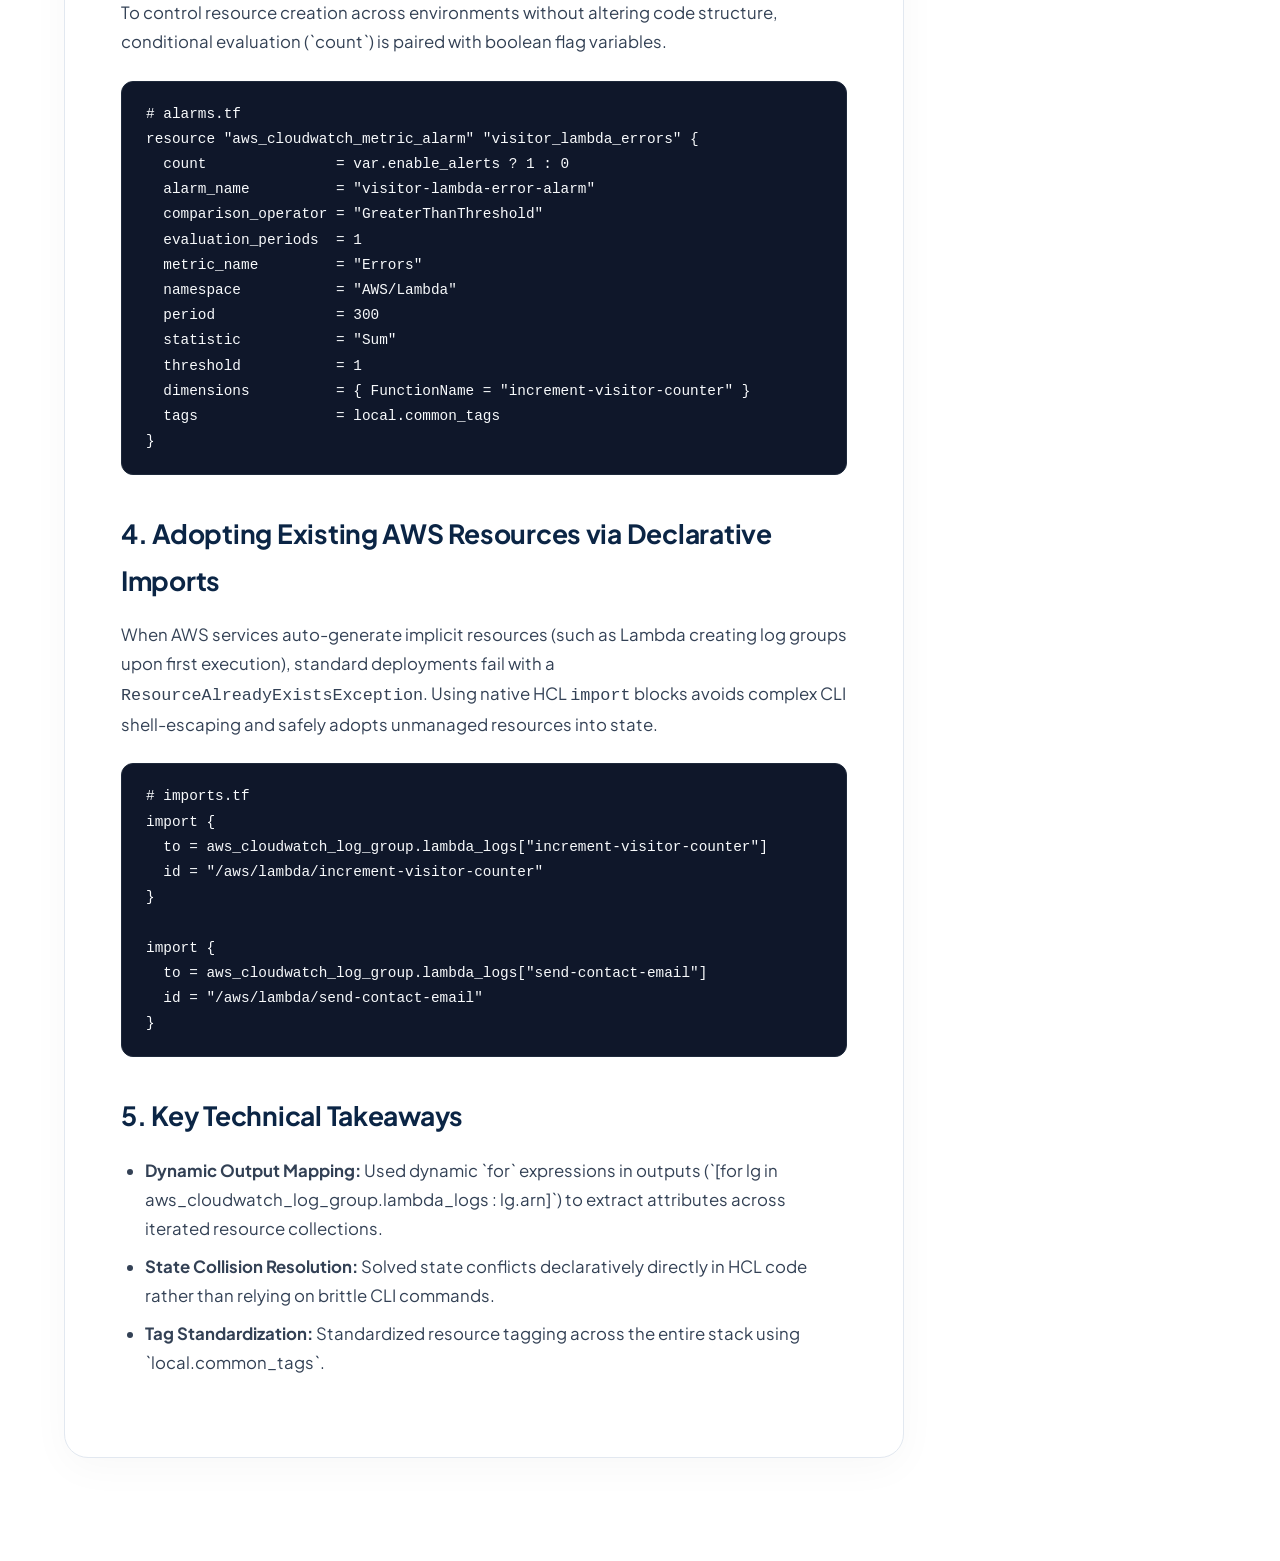
<file: blogs/terraform-advanced-hcl-refactoring.html>
<!doctype html>
<html lang="en">
  <head>
    <meta charset="UTF-8" />
    <meta name="viewport" content="width=device-width, initial-scale=1.0" />
    <title>
      Mastering Advanced HCL: Loops, Imports, and Dynamic Infrastructure - Alain
      Puron
    </title>
    <link rel="preconnect" href="https://fonts.googleapis.com" />
    <link rel="preconnect" href="https://fonts.gstatic.com" crossorigin />
    <link
      href="https://fonts.googleapis.com/css2?family=Plus+Jakarta+Sans:wght@400;500;600;700;800&family=JetBrains+Mono:wght@400;500;600;700&display=swap"
      rel="stylesheet"
    />
    <link rel="stylesheet" href="../css/styles.css" />
    <link rel="stylesheet" href="../css/blog.css" />
  </head>

  <body>
    <div class="app-canvas">
      <div class="article-page">
        <a href="../blog.html" class="back-link">
          <svg
            xmlns="http://www.w3.org/2000/svg"
            width="16"
            height="16"
            viewBox="0 0 24 24"
            fill="none"
            stroke="currentColor"
            stroke-width="2"
            stroke-linecap="round"
            stroke-linejoin="round"
          >
            <line x1="19" y1="12" x2="5" y2="12" />
            <polyline points="12 19 5 12 12 5" />
          </svg>
          <span>Back to Blog</span>
        </a>

        <div class="article-layout">
          <article class="article-card">
            <header class="article-header">
              <div class="article-meta">
                <span class="service-tag">TERRAFORM / AWS</span>
                <span class="project-date">AUG 27, 2026</span>
              </div>
              <h1 class="article-title">
                Mastering Advanced HCL: Loops, Imports, and Dynamic
                Infrastructure
              </h1>
              <p class="article-lead">
                Refactoring static HCL into production-grade Terraform using
                data sources, local values, conditional feature toggles,
                for_each loops, and native declarative imports.
              </p>
            </header>

            <div class="article-content">
              <h2>1. Dynamic Context with Data Sources & Locals</h2>
              <p>
                Hardcoding AWS Account IDs or Region names creates fragile
                configurations. By leveraging AWS Data Sources, infrastructure
                context is queried live during runtime and fed directly into
                centralized local tag blocks.
              </p>
              <div class="code-block">
                <pre><code># data.tf
data "aws_caller_identity" "current" {}
data "aws_region" "current" {}

# locals.tf
locals {
  common_tags = {
    Environment = var.environment
    ManagedBy   = "Terraform"
    CreatedBy   = "Alain Puron"
    Region      = data.aws_region.current.region
    AccountId   = data.aws_caller_identity.current.account_id
  }
}</code></pre>
              </div>

              <h2>2. DRY Resource Generation with `for_each`</h2>
              <p>
                Rather than duplicating resource blocks for every CloudWatch Log
                Group, a single dynamic block driven by a string set variable
                processes multiple Lambda functions cleanly while maintaining
                individual state tracking.
              </p>
              <div class="code-block">
                <pre><code># logging.tf
resource "aws_cloudwatch_log_group" "lambda_logs" {
  for_each          = var.lambda_functions
  name              = "/aws/lambda/${each.value}"
  retention_in_days = var.log_retention_days
  tags              = local.common_tags
}</code></pre>
              </div>

              <h2>3. Feature Flagging with Conditional Toggles</h2>
              <p>
                To control resource creation across environments without
                altering code structure, conditional evaluation (`count`) is
                paired with boolean flag variables.
              </p>
              <div class="code-block">
                <pre><code># alarms.tf
resource "aws_cloudwatch_metric_alarm" "visitor_lambda_errors" {
  count               = var.enable_alerts ? 1 : 0
  alarm_name          = "visitor-lambda-error-alarm"
  comparison_operator = "GreaterThanThreshold"
  evaluation_periods  = 1
  metric_name         = "Errors"
  namespace           = "AWS/Lambda"
  period              = 300
  statistic           = "Sum"
  threshold           = 1
  dimensions          = { FunctionName = "increment-visitor-counter" }
  tags                = local.common_tags
}</code></pre>
              </div>

              <h2>
                4. Adopting Existing AWS Resources via Declarative Imports
              </h2>
              <p>
                When AWS services auto-generate implicit resources (such as
                Lambda creating log groups upon first execution), standard
                deployments fail with a
                <code>ResourceAlreadyExistsException</code>. Using native HCL
                <code>import</code> blocks avoids complex CLI shell-escaping and
                safely adopts unmanaged resources into state.
              </p>
              <div class="code-block">
                <pre><code># imports.tf
import {
  to = aws_cloudwatch_log_group.lambda_logs["increment-visitor-counter"]
  id = "/aws/lambda/increment-visitor-counter"
}

import {
  to = aws_cloudwatch_log_group.lambda_logs["send-contact-email"]
  id = "/aws/lambda/send-contact-email"
}</code></pre>
              </div>

              <h2>5. Key Technical Takeaways</h2>
              <ul>
                <li>
                  <strong>Dynamic Output Mapping:</strong> Used dynamic `for`
                  expressions in outputs (`[for lg in
                  aws_cloudwatch_log_group.lambda_logs : lg.arn]`) to extract
                  attributes across iterated resource collections.
                </li>
                <li>
                  <strong>State Collision Resolution:</strong> Solved state
                  conflicts declaratively directly in HCL code rather than
                  relying on brittle CLI commands.
                </li>
                <li>
                  <strong>Tag Standardization:</strong> Standardized resource
                  tagging across the entire stack using `local.common_tags`.
                </li>
              </ul>
            </div>
          </article>

          <aside class="article-sidebar">
            <div class="sidebar-card">
              <h3 class="sidebar-title">Related Case Studies</h3>
              <ul class="related-list">
                <li class="related-item">
                  <a
                    href="terraform-cicd-serverless-stack.html"
                    class="related-link"
                    >Automating Serverless Stack with Terraform</a
                  >
                </li>
                <li class="related-item">
                  <a href="serverless-visitor-counter.html" class="related-link"
                    >Serverless Visitor Counter</a
                  >
                </li>
              </ul>
            </div>
          </aside>
        </div>
      </div>
    </div>
  </body>
</html>
</file>
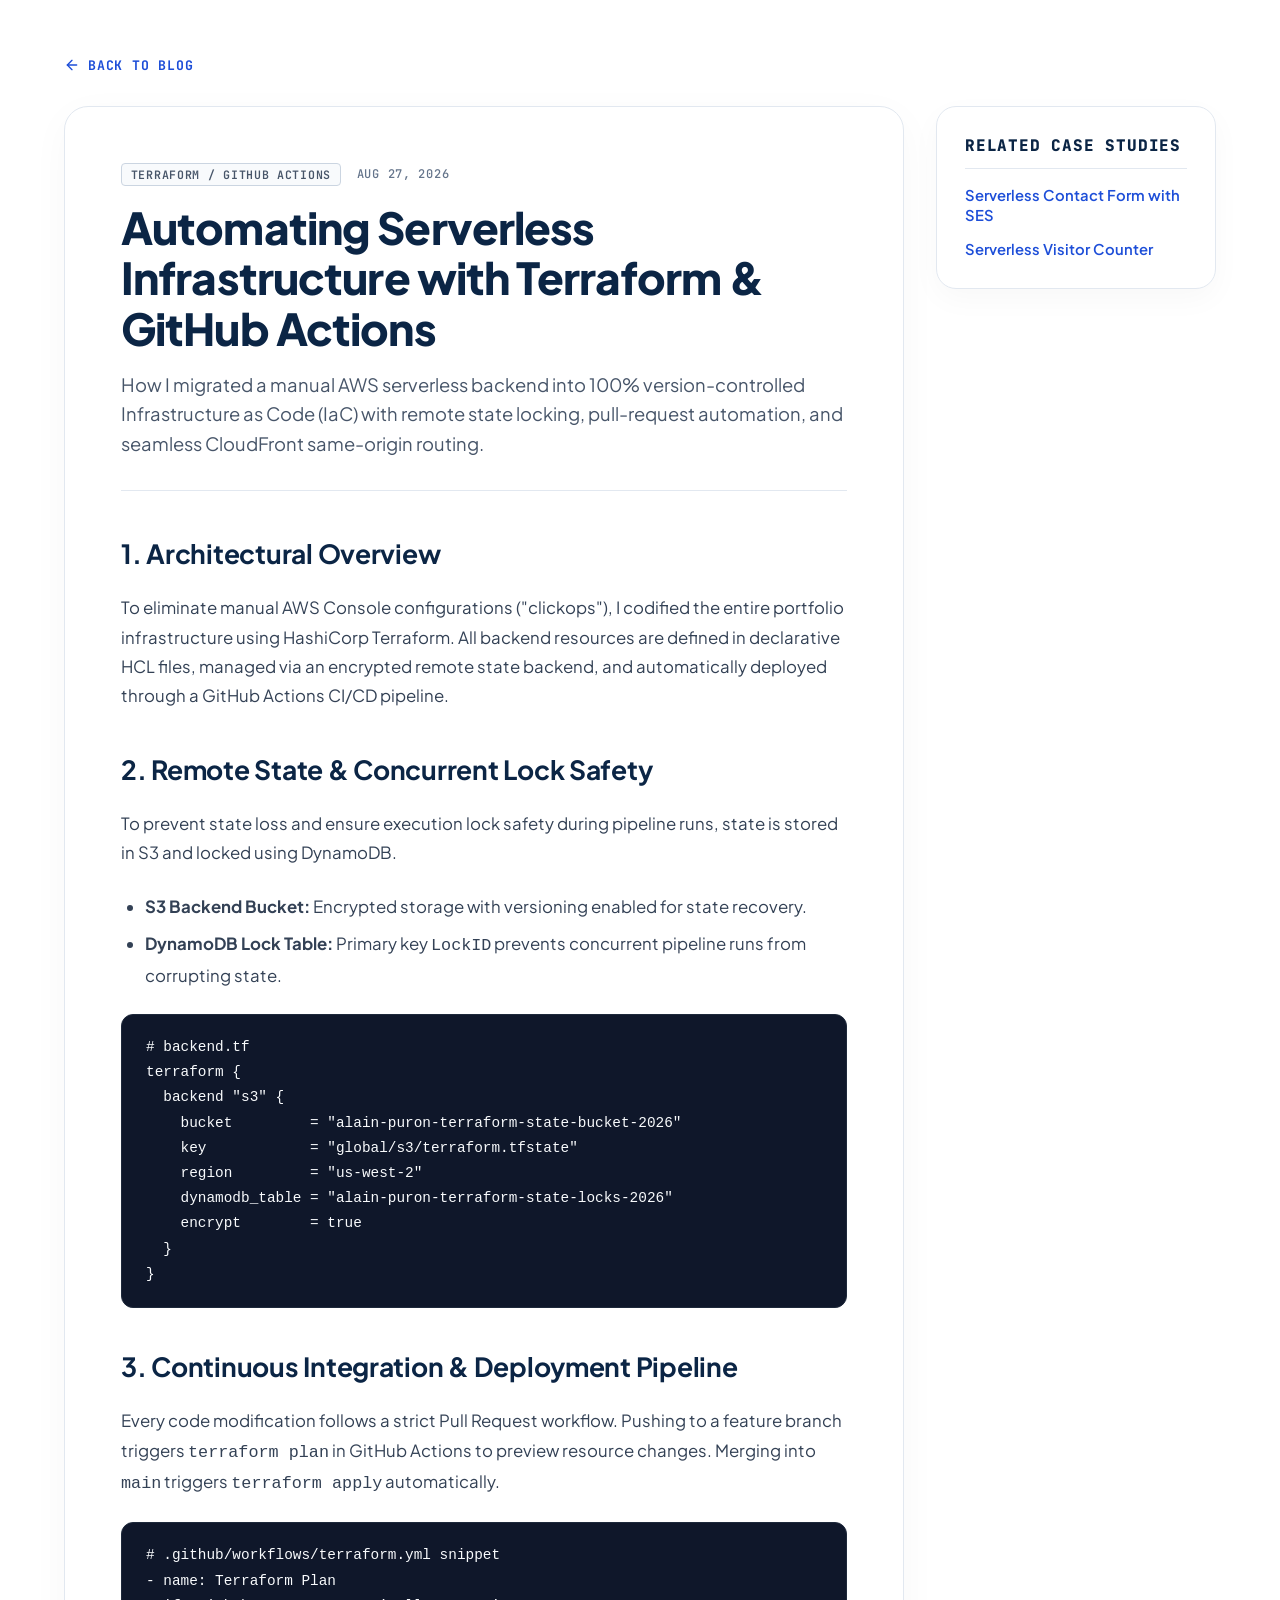
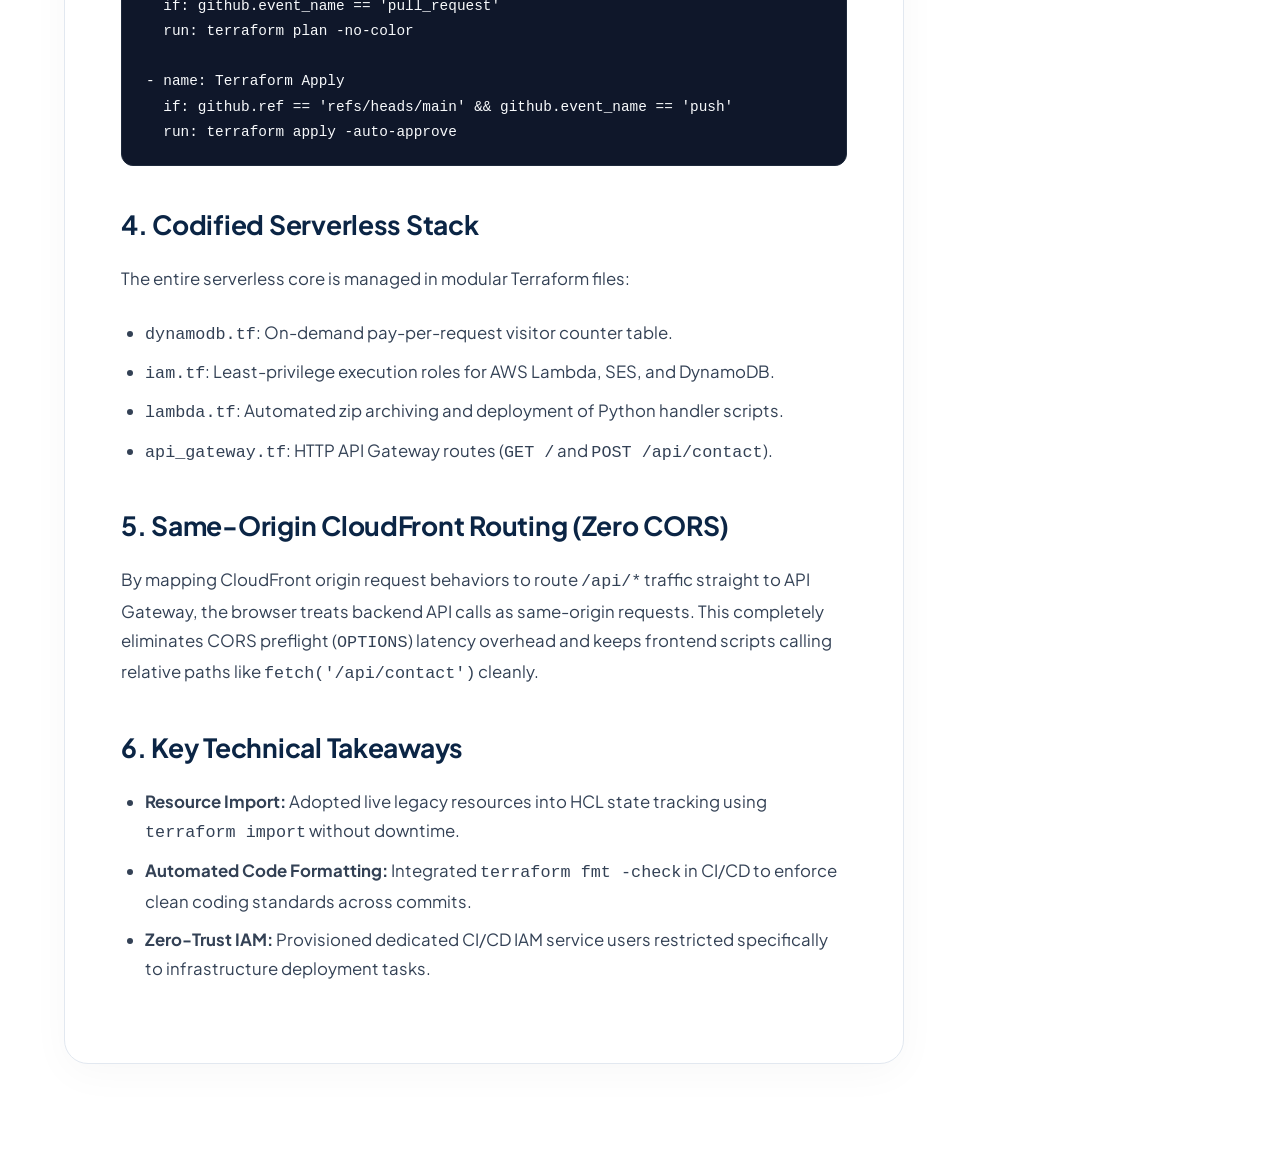
<file: blogs/terraform-cicd-serverless-stack.html>
<!doctype html>
<html lang="en">
  <head>
    <meta charset="UTF-8" />
    <meta name="viewport" content="width=device-width, initial-scale=1.0" />
    <title>
      Automating Serverless Infrastructure with Terraform & GitHub Actions -
      Alain Puron
    </title>
    <link rel="preconnect" href="https://fonts.googleapis.com" />
    <link rel="preconnect" href="https://fonts.gstatic.com" crossorigin />
    <link
      href="https://fonts.googleapis.com/css2?family=Plus+Jakarta+Sans:wght@400;500;600;700;800&family=JetBrains+Mono:wght@400;500;600;700&display=swap"
      rel="stylesheet"
    />
    <link rel="stylesheet" href="../css/styles.css" />
    <link rel="stylesheet" href="../css/blog.css" />
  </head>

  <body>
    <div class="app-canvas">
      <div class="article-page">
        <a href="../blog.html" class="back-link">
          <svg
            xmlns="http://www.w3.org/2000/svg"
            width="16"
            height="16"
            viewBox="0 0 24 24"
            fill="none"
            stroke="currentColor"
            stroke-width="2"
            stroke-linecap="round"
            stroke-linejoin="round"
          >
            <line x1="19" y1="12" x2="5" y2="12" />
            <polyline points="12 19 5 12 12 5" />
          </svg>
          <span>Back to Blog</span>
        </a>

        <div class="article-layout">
          <article class="article-card">
            <header class="article-header">
              <div class="article-meta">
                <span class="service-tag">TERRAFORM / GITHUB ACTIONS</span>
                <span class="project-date">AUG 27, 2026</span>
              </div>
              <h1 class="article-title">
                Automating Serverless Infrastructure with Terraform & GitHub
                Actions
              </h1>
              <p class="article-lead">
                How I migrated a manual AWS serverless backend into 100%
                version-controlled Infrastructure as Code (IaC) with remote
                state locking, pull-request automation, and seamless CloudFront
                same-origin routing.
              </p>
            </header>

            <div class="article-content">
              <h2>1. Architectural Overview</h2>
              <p>
                To eliminate manual AWS Console configurations ("clickops"), I
                codified the entire portfolio infrastructure using HashiCorp
                Terraform. All backend resources are defined in declarative HCL
                files, managed via an encrypted remote state backend, and
                automatically deployed through a GitHub Actions CI/CD pipeline.
              </p>

              <h2>2. Remote State & Concurrent Lock Safety</h2>
              <p>
                To prevent state loss and ensure execution lock safety during
                pipeline runs, state is stored in S3 and locked using DynamoDB.
              </p>
              <ul>
                <li>
                  <strong>S3 Backend Bucket:</strong> Encrypted storage with
                  versioning enabled for state recovery.
                </li>
                <li>
                  <strong>DynamoDB Lock Table:</strong> Primary key
                  <code>LockID</code> prevents concurrent pipeline runs from
                  corrupting state.
                </li>
              </ul>
              <div class="code-block">
                <pre><code># backend.tf
terraform {
  backend "s3" {
    bucket         = "alain-puron-terraform-state-bucket-2026"
    key            = "global/s3/terraform.tfstate"
    region         = "us-west-2"
    dynamodb_table = "alain-puron-terraform-state-locks-2026"
    encrypt        = true
  }
}</code></pre>
              </div>

              <h2>3. Continuous Integration & Deployment Pipeline</h2>
              <p>
                Every code modification follows a strict Pull Request workflow.
                Pushing to a feature branch triggers
                <code>terraform plan</code> in GitHub Actions to preview
                resource changes. Merging into <code>main</code> triggers
                <code>terraform apply</code> automatically.
              </p>
              <div class="code-block">
                <pre><code># .github/workflows/terraform.yml snippet
- name: Terraform Plan
  if: github.event_name == 'pull_request'
  run: terraform plan -no-color

- name: Terraform Apply
  if: github.ref == 'refs/heads/main' && github.event_name == 'push'
  run: terraform apply -auto-approve</code></pre>
              </div>

              <h2>4. Codified Serverless Stack</h2>
              <p>
                The entire serverless core is managed in modular Terraform
                files:
              </p>
              <ul>
                <li>
                  <code>dynamodb.tf</code>: On-demand pay-per-request visitor
                  counter table.
                </li>
                <li>
                  <code>iam.tf</code>: Least-privilege execution roles for AWS
                  Lambda, SES, and DynamoDB.
                </li>
                <li>
                  <code>lambda.tf</code>: Automated zip archiving and deployment
                  of Python handler scripts.
                </li>
                <li>
                  <code>api_gateway.tf</code>: HTTP API Gateway routes (<code
                    >GET /</code
                  >
                  and <code>POST /api/contact</code>).
                </li>
              </ul>

              <h2>5. Same-Origin CloudFront Routing (Zero CORS)</h2>
              <p>
                By mapping CloudFront origin request behaviors to route
                <code>/api/*</code> traffic straight to API Gateway, the browser
                treats backend API calls as same-origin requests. This
                completely eliminates CORS preflight (<code>OPTIONS</code>)
                latency overhead and keeps frontend scripts calling relative
                paths like <code>fetch('/api/contact')</code> cleanly.
              </p>

              <h2>6. Key Technical Takeaways</h2>
              <ul>
                <li>
                  <strong>Resource Import:</strong> Adopted live legacy
                  resources into HCL state tracking using
                  <code>terraform import</code> without downtime.
                </li>
                <li>
                  <strong>Automated Code Formatting:</strong> Integrated
                  <code>terraform fmt -check</code> in CI/CD to enforce clean
                  coding standards across commits.
                </li>
                <li>
                  <strong>Zero-Trust IAM:</strong> Provisioned dedicated CI/CD
                  IAM service users restricted specifically to infrastructure
                  deployment tasks.
                </li>
              </ul>
            </div>
          </article>

          <aside class="article-sidebar">
            <div class="sidebar-card">
              <h3 class="sidebar-title">Related Case Studies</h3>
              <ul class="related-list">
                <li class="related-item">
                  <a href="serverless-contact-form.html" class="related-link"
                    >Serverless Contact Form with SES</a
                  >
                </li>
                <li class="related-item">
                  <a href="serverless-visitor-counter.html" class="related-link"
                    >Serverless Visitor Counter</a
                  >
                </li>
              </ul>
            </div>
          </aside>
        </div>
      </div>
    </div>
  </body>
</html>
</file>
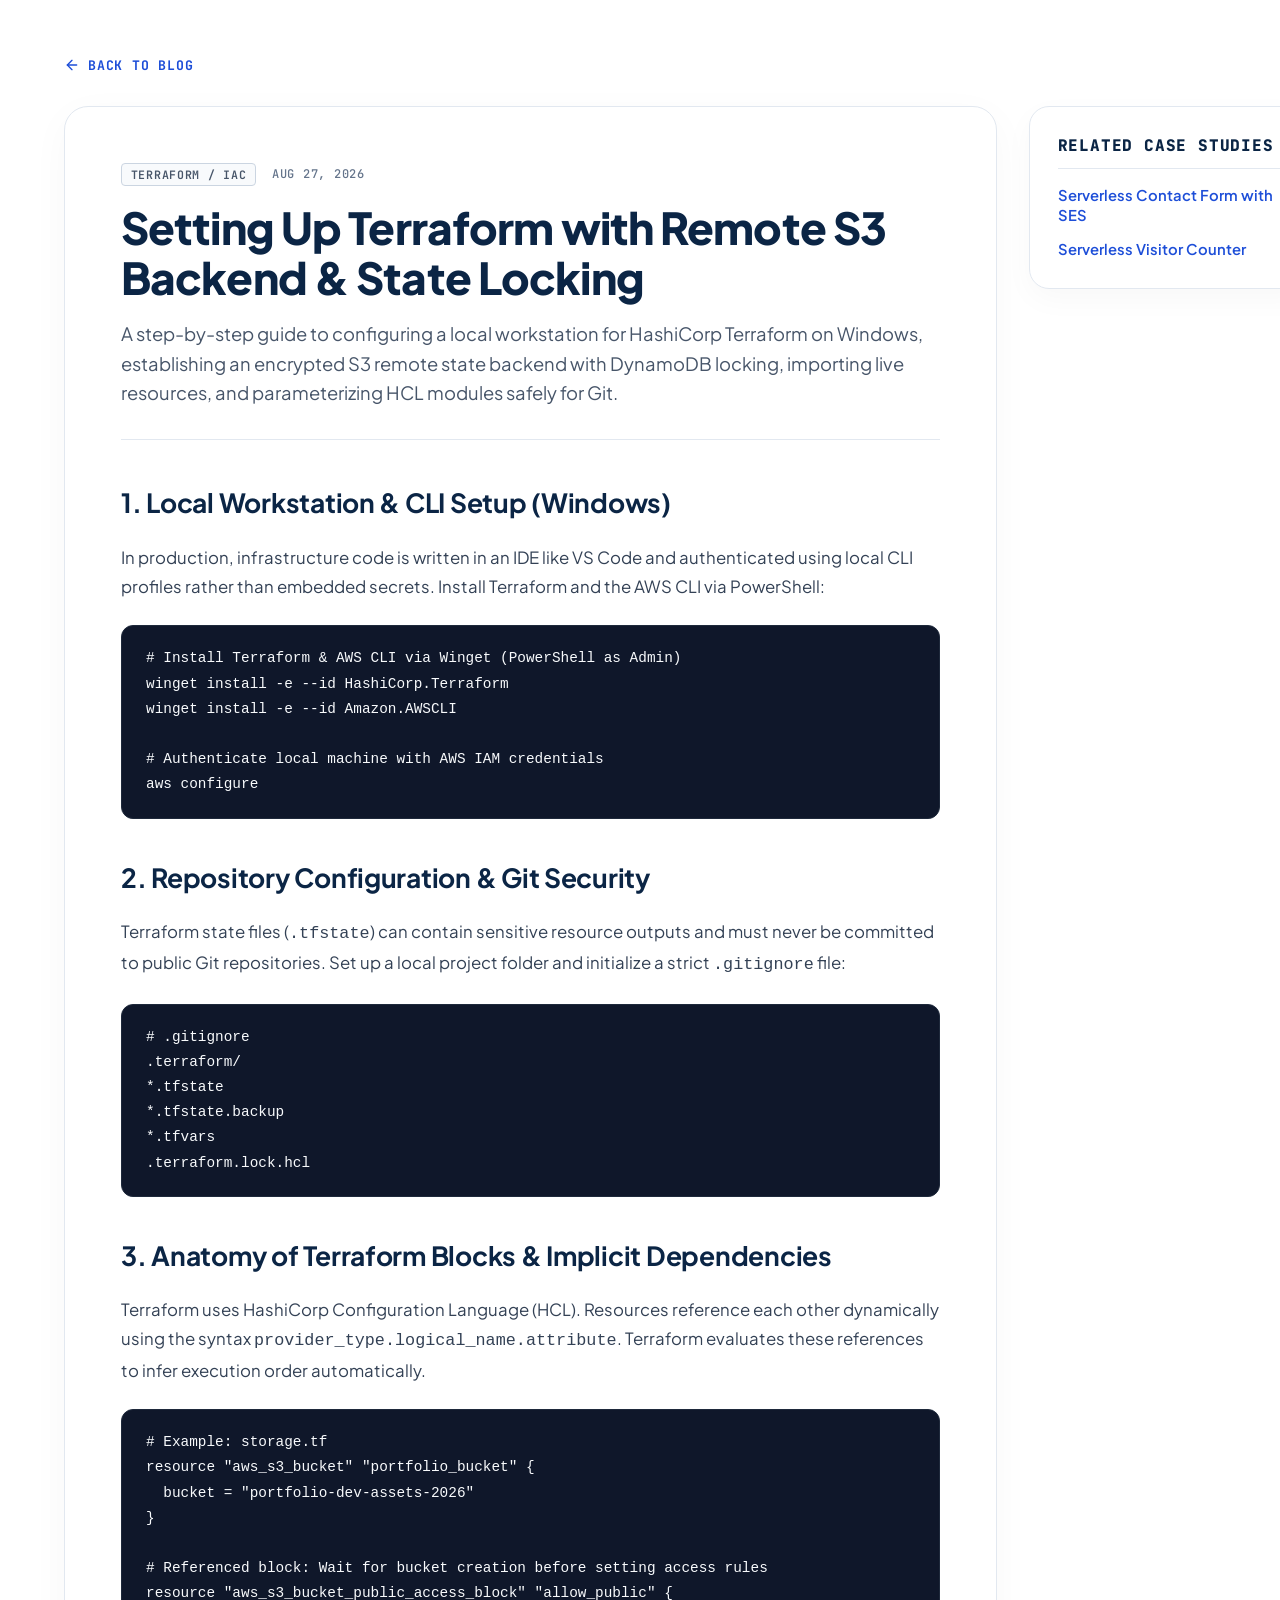
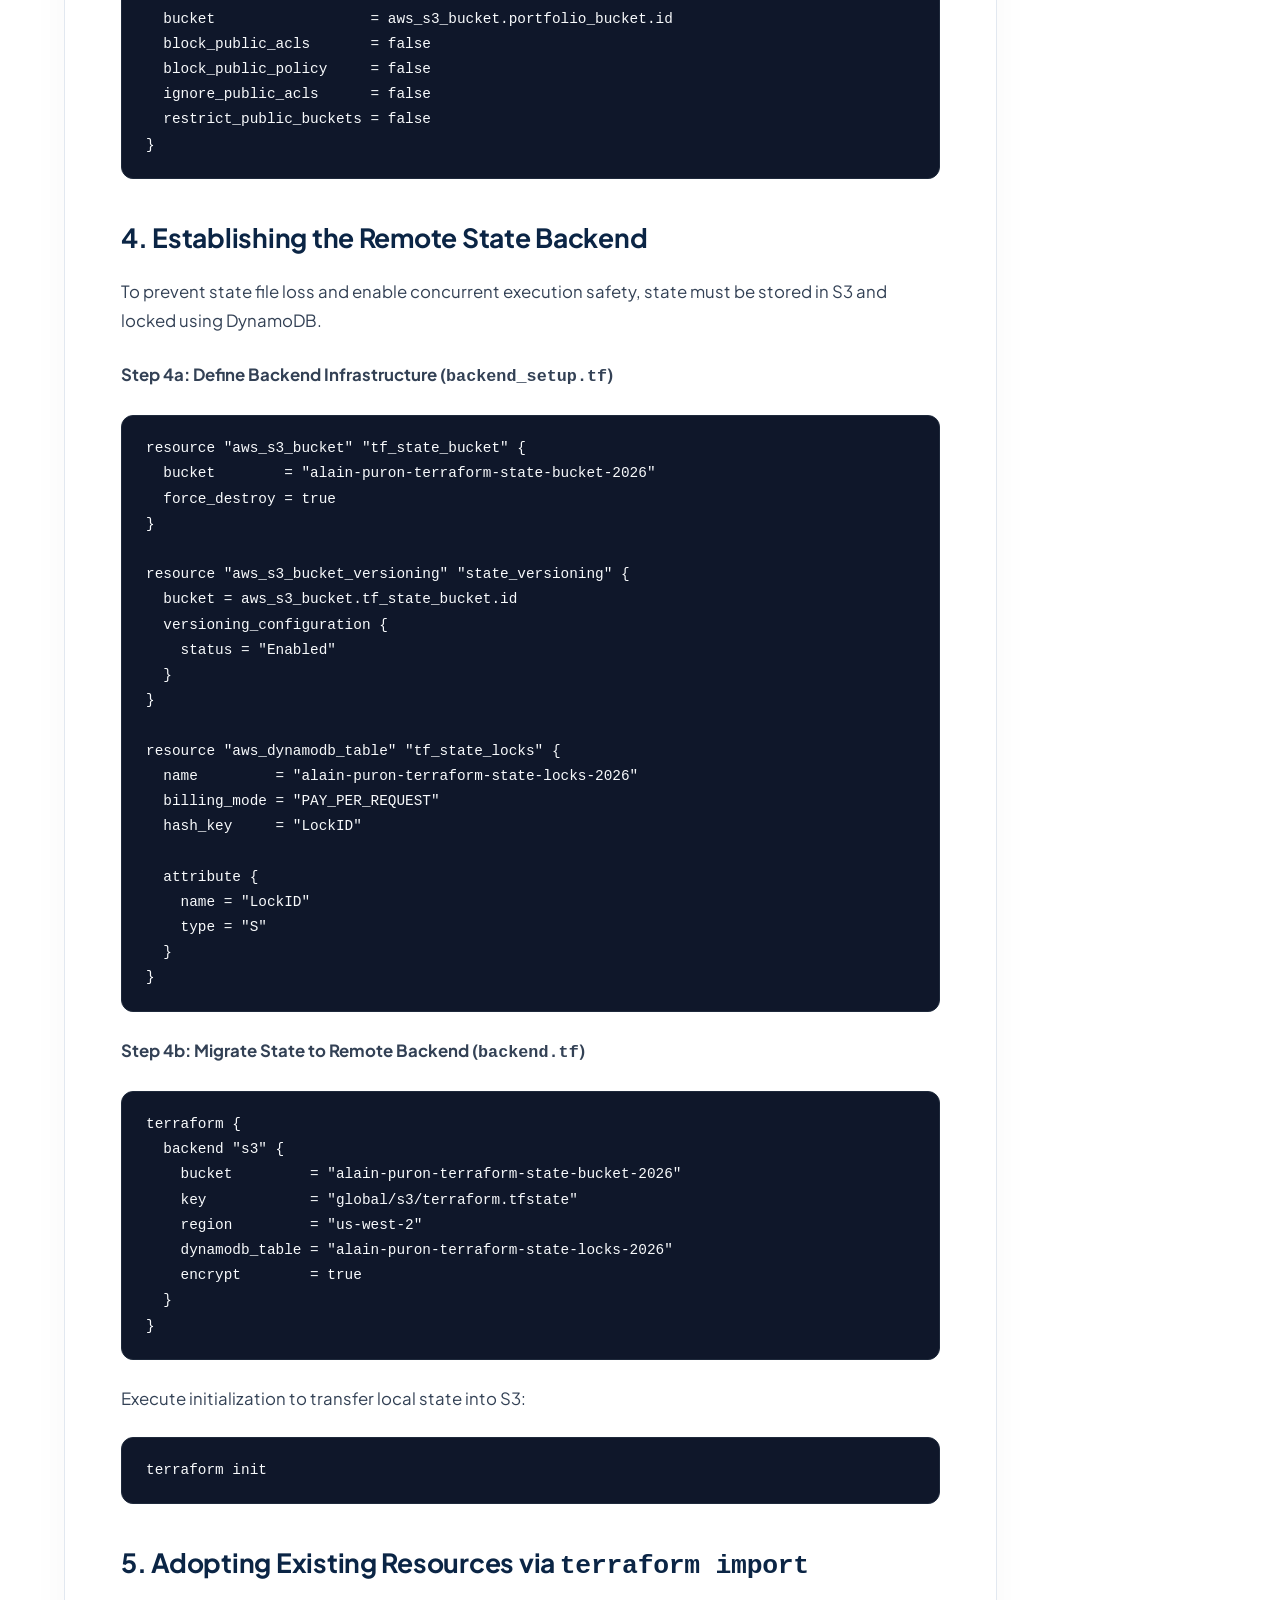
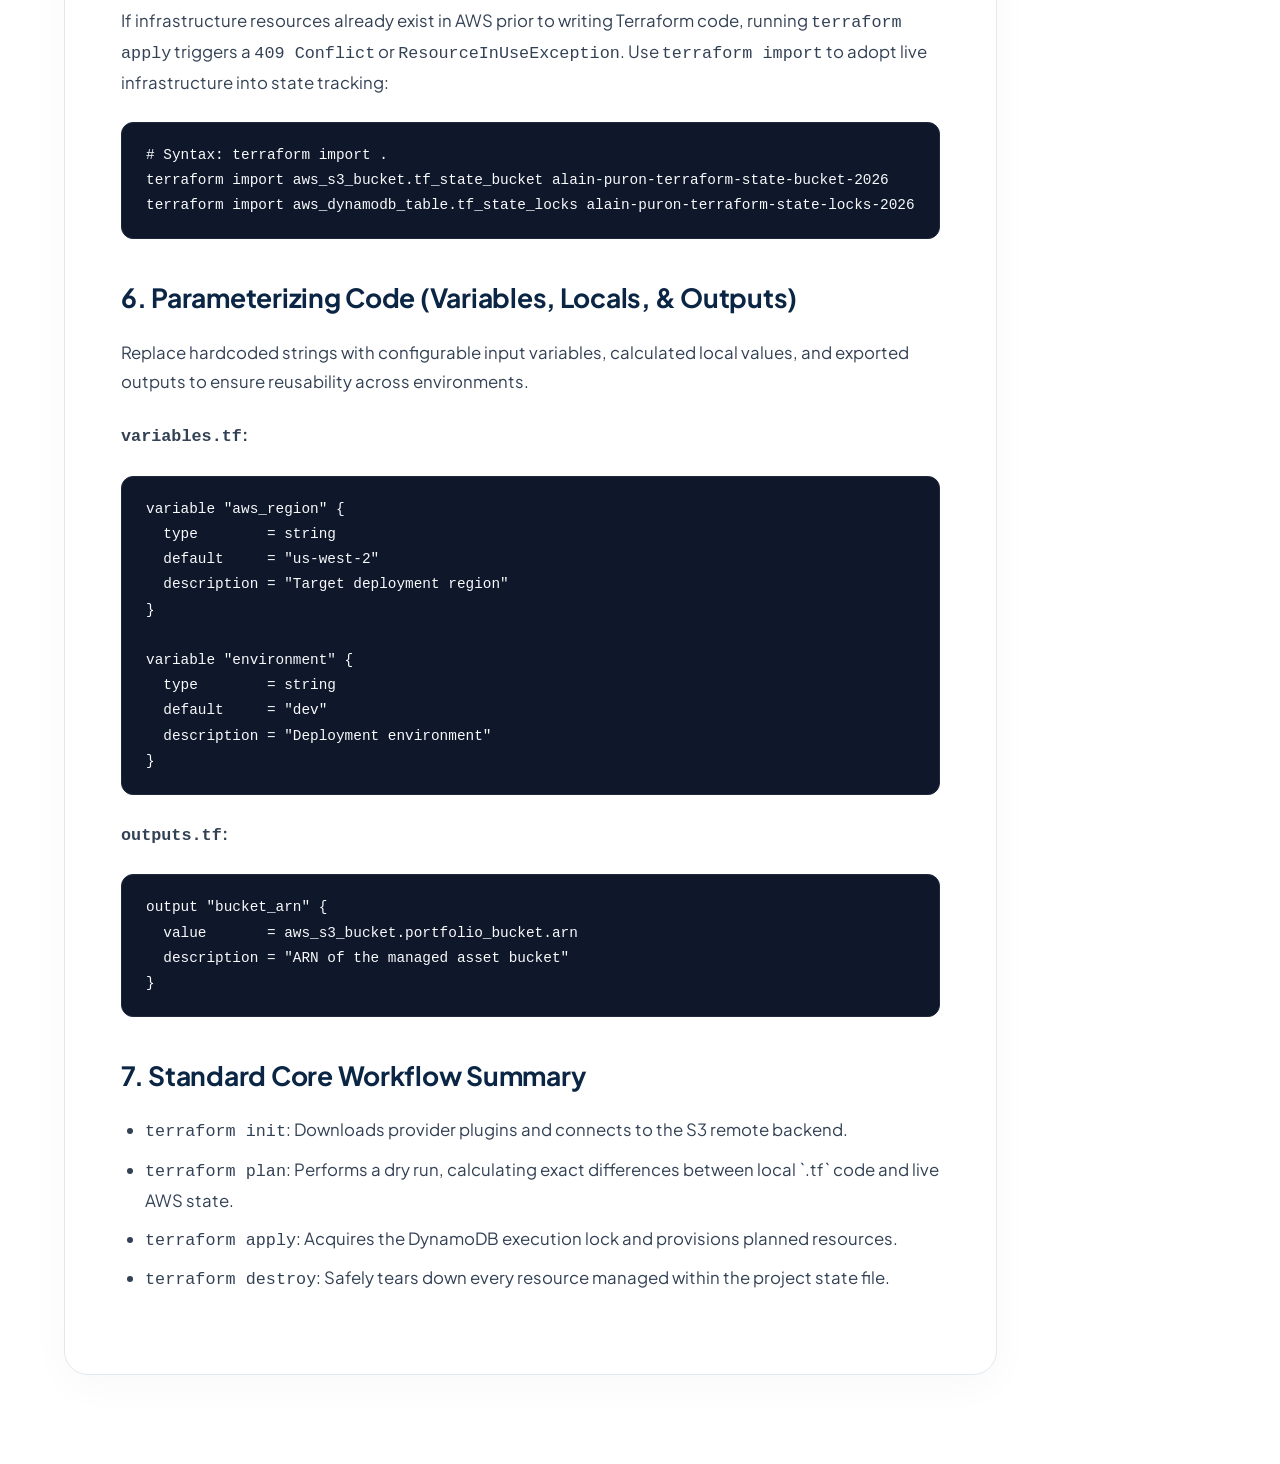
<file: blogs/terraform-remote-backend.html>
<!doctype html>
<html lang="en">
  <head>
    <meta charset="UTF-8" />
    <meta name="viewport" content="width=device-width, initial-scale=1.0" />
    <title>Terraform Remote S3 Backend & State Locking - Alain Puron</title>
    <link rel="preconnect" href="https://fonts.googleapis.com" />
    <link rel="preconnect" href="https://fonts.gstatic.com" crossorigin />
    <link
      href="https://fonts.googleapis.com/css2?family=Plus+Jakarta+Sans:wght@400;500;600;700;800&family=JetBrains+Mono:wght@400;500;600;700&display=swap"
      rel="stylesheet"
    />
    <link rel="stylesheet" href="../css/styles.css" />
    <link rel="stylesheet" href="../css/blog.css" />
  </head>

  <body>
    <div class="app-canvas">
      <div class="article-page">
        <a href="../blog.html" class="back-link">
          <svg
            xmlns="http://www.w3.org/2000/svg"
            width="16"
            height="16"
            viewBox="0 0 24 24"
            fill="none"
            stroke="currentColor"
            stroke-width="2"
            stroke-linecap="round"
            stroke-linejoin="round"
          >
            <line x1="19" y1="12" x2="5" y2="12" />
            <polyline points="12 19 5 12 12 5" />
          </svg>
          <span>Back to Blog</span>
        </a>

        <div class="article-layout">
          <!-- Main Article -->
          <article class="article-card">
            <header class="article-header">
              <div class="article-meta">
                <span class="service-tag">TERRAFORM / IAC</span>
                <span class="project-date">AUG 27, 2026</span>
              </div>
              <h1 class="article-title">
                Setting Up Terraform with Remote S3 Backend & State Locking
              </h1>
              <p class="article-lead">
                A step-by-step guide to configuring a local workstation for HashiCorp Terraform on Windows, establishing an encrypted S3 remote state backend with DynamoDB locking, importing live resources, and parameterizing HCL modules safely for Git.
              </p>
            </header>

            <div class="article-content">
              <h2>1. Local Workstation & CLI Setup (Windows)</h2>
              <p>
                In production, infrastructure code is written in an IDE like VS Code and authenticated using local CLI profiles rather than embedded secrets. Install Terraform and the AWS CLI via PowerShell:
              </p>
              <div class="code-block">
                <pre><code># Install Terraform & AWS CLI via Winget (PowerShell as Admin)
winget install -e --id HashiCorp.Terraform
winget install -e --id Amazon.AWSCLI

# Authenticate local machine with AWS IAM credentials
aws configure</code></pre>
              </div>

              <h2>2. Repository Configuration & Git Security</h2>
              <p>
                Terraform state files (<code>.tfstate</code>) can contain sensitive resource outputs and must never be committed to public Git repositories. Set up a local project folder and initialize a strict <code>.gitignore</code> file:
              </p>
              <div class="code-block">
                <pre><code># .gitignore
.terraform/
*.tfstate
*.tfstate.backup
*.tfvars
.terraform.lock.hcl</code></pre>
              </div>

              <h2>3. Anatomy of Terraform Blocks & Implicit Dependencies</h2>
              <p>
                Terraform uses HashiCorp Configuration Language (HCL). Resources reference each other dynamically using the syntax <code>provider_type.logical_name.attribute</code>. Terraform evaluates these references to infer execution order automatically.
              </p>
              <div class="code-block">
                <pre><code># Example: storage.tf
resource "aws_s3_bucket" "portfolio_bucket" {
  bucket = "portfolio-dev-assets-2026"
}

# Referenced block: Wait for bucket creation before setting access rules
resource "aws_s3_bucket_public_access_block" "allow_public" {
  bucket                  = aws_s3_bucket.portfolio_bucket.id
  block_public_acls       = false
  block_public_policy     = false
  ignore_public_acls      = false
  restrict_public_buckets = false
}</code></pre>
              </div>

              <h2>4. Establishing the Remote State Backend</h2>
              <p>
                To prevent state file loss and enable concurrent execution safety, state must be stored in S3 and locked using DynamoDB.
              </p>
              <p><strong>Step 4a: Define Backend Infrastructure (<code>backend_setup.tf</code>)</strong></p>
              <div class="code-block">
                <pre><code>resource "aws_s3_bucket" "tf_state_bucket" {
  bucket        = "alain-puron-terraform-state-bucket-2026"
  force_destroy = true
}

resource "aws_s3_bucket_versioning" "state_versioning" {
  bucket = aws_s3_bucket.tf_state_bucket.id
  versioning_configuration {
    status = "Enabled"
  }
}

resource "aws_dynamodb_table" "tf_state_locks" {
  name         = "alain-puron-terraform-state-locks-2026"
  billing_mode = "PAY_PER_REQUEST"
  hash_key     = "LockID"

  attribute {
    name = "LockID"
    type = "S"
  }
}</code></pre>
              </div>

              <p><strong>Step 4b: Migrate State to Remote Backend (<code>backend.tf</code>)</strong></p>
              <div class="code-block">
                <pre><code>terraform {
  backend "s3" {
    bucket         = "alain-puron-terraform-state-bucket-2026"
    key            = "global/s3/terraform.tfstate"
    region         = "us-west-2"
    dynamodb_table = "alain-puron-terraform-state-locks-2026"
    encrypt        = true
  }
}</code></pre>
              </div>
              <p>Execute initialization to transfer local state into S3:</p>
              <div class="code-block">
                <pre><code>terraform init</code></pre>
              </div>

              <h2>5. Adopting Existing Resources via <code>terraform import</code></h2>
              <p>
                If infrastructure resources already exist in AWS prior to writing Terraform code, running <code>terraform apply</code> triggers a <code>409 Conflict</code> or <code>ResourceInUseException</code>. Use <code>terraform import</code> to adopt live infrastructure into state tracking:
              </p>
              <div class="code-block">
                <pre><code># Syntax: terraform import <RESOURCE_TYPE>.<LOGICAL_NAME> <AWS_IDENTIFIER>
terraform import aws_s3_bucket.tf_state_bucket alain-puron-terraform-state-bucket-2026
terraform import aws_dynamodb_table.tf_state_locks alain-puron-terraform-state-locks-2026</code></pre>
              </div>

              <h2>6. Parameterizing Code (Variables, Locals, & Outputs)</h2>
              <p>
                Replace hardcoded strings with configurable input variables, calculated local values, and exported outputs to ensure reusability across environments.
              </p>

              <p><strong><code>variables.tf</code>:</strong></p>
              <div class="code-block">
                <pre><code>variable "aws_region" {
  type        = string
  default     = "us-west-2"
  description = "Target deployment region"
}

variable "environment" {
  type        = string
  default     = "dev"
  description = "Deployment environment"
}</code></pre>
              </div>

              <p><strong><code>outputs.tf</code>:</strong></p>
              <div class="code-block">
                <pre><code>output "bucket_arn" {
  value       = aws_s3_bucket.portfolio_bucket.arn
  description = "ARN of the managed asset bucket"
}</code></pre>
              </div>

              <h2>7. Standard Core Workflow Summary</h2>
              <ul>
                <li><code>terraform init</code>: Downloads provider plugins and connects to the S3 remote backend.</li>
                <li><code>terraform plan</code>: Performs a dry run, calculating exact differences between local `.tf` code and live AWS state.</li>
                <li><code>terraform apply</code>: Acquires the DynamoDB execution lock and provisions planned resources.</li>
                <li><code>terraform destroy</code>: Safely tears down every resource managed within the project state file.</li>
              </ul>
            </div>
          </article>

          <!-- Sidebar -->
          <aside class="article-sidebar">
            <div class="sidebar-card">
              <h3 class="sidebar-title">Related Case Studies</h3>
              <ul class="related-list">
                <li class="related-item">
                  <a href="serverless-contact-form.html" class="related-link"
                    >Serverless Contact Form with SES</a
                  >
                </li>
                <li class="related-item">
                  <a href="serverless-visitor-counter.html" class="related-link"
                    >Serverless Visitor Counter</a
                  >
                </li>
              </ul>
            </div>
          </aside>
        </div>
      </div>
    </div>
  </body>
</html>
</file>
<file: css/styles.css>
* {
    box-sizing: border-box;
    margin: 0;
    padding: 0;
}

body {
    font-family: 'Plus Jakarta Sans', -apple-system, BlinkMacSystemFont, 'Segoe UI', Roboto, sans-serif;
    background-color: #ffffff;
    color: #ffffff;
    min-height: 100vh;
    padding: 24px;
}

.app-canvas {
    width: 100%;
    max-width: 100%;
    margin: 0 auto;
}

.hero-card {
    position: relative;
    width: 100%;
    min-height: calc(100vh - 48px);
    border-radius: 24px;
    overflow: hidden;

    /* Dark landscape background with subtle dark gradient overlay */
    background-image: linear-gradient(180deg, rgba(12, 12, 15, 0.45) 0%, rgba(12, 12, 15, 0.3) 50%, rgba(12, 12, 15, 0.75) 100%), url('../images/planetary.jpg');
    background-position: center center;
    background-size: cover;
    background-repeat: no-repeat;

    border: 1px solid rgba(255, 255, 255, 0.1);
    box-shadow: 0 30px 80px rgba(0, 0, 0, 0.7);

    display: flex;
    flex-direction: column;
    justify-content: space-between;
}

/* Header Navbar */
.top-nav {
    display: flex;
    justify-content: space-between;
    align-items: center;
    padding: 32px 52px;
    width: 100%;
    z-index: 10;
}

.nav-pill {
    display: flex;
    align-items: center;
    gap: 2.25rem;
    padding: 0.65rem 2rem;
    background: rgba(255, 255, 255, 0.08);
    backdrop-filter: blur(20px);
    -webkit-backdrop-filter: blur(20px);
    border: 1px solid rgba(255, 255, 255, 0.12);
    border-radius: 9999px;
}

.nav-link {
    font-size: 0.925rem;
    font-weight: 500;
    color: rgba(255, 255, 255, 0.75);
    text-decoration: none;
    letter-spacing: 0.02em;
    transition: color 0.2s ease;
}

.nav-link:hover {
    color: #ffffff;
}

.brand-logo {
    font-size: 1.25rem;
    font-weight: 800;
    letter-spacing: -0.02em;
    color: #ffffff;
    text-shadow: 0 2px 10px rgba(0, 0, 0, 0.5);
}

.nav-actions {
    display: flex;
    align-items: center;
    gap: 0.65rem;
}

.action-btn {
    width: 40px;
    height: 40px;
    border-radius: 50%;
    background: rgba(255, 255, 255, 0.08);
    backdrop-filter: blur(20px);
    -webkit-backdrop-filter: blur(20px);
    border: 1px solid rgba(255, 255, 255, 0.12);
    display: flex;
    align-items: center;
    justify-content: center;
    color: rgba(255, 255, 255, 0.85);
    text-decoration: none;
    transition: all 0.25s ease;
}

.action-btn:hover {
    background: rgba(255, 255, 255, 0.2);
    color: #ffffff;
    transform: translateY(-2px);
}

/* Center Hero Section */
.hero-main {
    flex: 1;
    display: flex;
    flex-direction: column;
    align-items: center;
    justify-content: center;
    text-align: center;
    padding: 3rem 1.5rem;
    z-index: 5;
}

.hero-badge {
    display: inline-flex;
    align-items: center;
    gap: 0.5rem;
    padding: 0.4rem 1rem;
    background: rgba(255, 255, 255, 0.08);
    backdrop-filter: blur(16px);
    -webkit-backdrop-filter: blur(16px);
    border: 1px solid rgba(255, 255, 255, 0.15);
    border-radius: 9999px;
    font-size: 0.825rem;
    font-weight: 500;
    color: rgba(255, 255, 255, 0.9);
    margin-bottom: 2rem;
    box-shadow: 0 4px 15px rgba(0, 0, 0, 0.2);
}

.badge-icon {
    font-size: 0.9rem;
}

.hero-title {
    font-size: 4.75rem;
    font-weight: 800;
    letter-spacing: -0.03em;
    line-height: 1.05;
    color: #ffffff;
    margin-bottom: 0.5rem;
    text-shadow: 0 6px 24px rgba(0, 0, 0, 0.5);
}

.hero-subtitle {
    font-size: 1.75rem;
    font-weight: 500;
    color: rgba(255, 255, 255, 0.85);
    margin-bottom: 2rem;
    letter-spacing: -0.01em;
}

.hero-contact-bar {
    display: flex;
    flex-wrap: wrap;
    justify-content: center;
    gap: 0.75rem;
    margin-bottom: 2.25rem;
}

.contact-pill {
    display: inline-flex;
    align-items: center;
    gap: 0.5rem;
    padding: 0.5rem 1.1rem;
    background: rgba(255, 255, 255, 0.07);
    backdrop-filter: blur(16px);
    -webkit-backdrop-filter: blur(16px);
    border: 1px solid rgba(255, 255, 255, 0.15);
    border-radius: 9999px;
    color: rgba(255, 255, 255, 0.9);
    text-decoration: none;
    font-size: 0.875rem;
    font-weight: 500;
    transition: all 0.25s ease;
}

.contact-pill:hover {
    background: rgba(255, 255, 255, 0.18);
    color: #ffffff;
    border-color: rgba(255, 255, 255, 0.3);
    transform: translateY(-2px);
}

.cta-button {
    display: inline-flex;
    align-items: center;
    gap: 0.65rem;
    padding: 0.85rem 2.25rem;
    background: rgba(18, 18, 22, 0.75);
    backdrop-filter: blur(20px);
    -webkit-backdrop-filter: blur(20px);
    border: 1px solid rgba(255, 255, 255, 0.22);
    border-radius: 9999px;
    color: #ffffff;
    font-weight: 600;
    font-size: 0.95rem;
    text-decoration: none;
    box-shadow: 0 12px 35px rgba(0, 0, 0, 0.5), inset 0 1px 0 rgba(255, 255, 255, 0.2);
    transition: all 0.3s cubic-bezier(0.4, 0, 0.2, 1);
}

.cta-button:hover {
    background: rgba(28, 28, 35, 0.9);
    border-color: rgba(255, 255, 255, 0.4);
    transform: translateY(-3px);
    box-shadow: 0 18px 45px rgba(0, 0, 0, 0.6), inset 0 1px 0 rgba(255, 255, 255, 0.3);
}

.cta-button svg {
    transition: transform 0.25s ease;
}

.cta-button:hover svg {
    transform: translateX(4px);
}

/* Hero Footer Bar */
.hero-footer {
    display: flex;
    justify-content: flex-end;
    align-items: flex-end;
    padding: 24px 32px;
    width: 100%;
    z-index: 10;
}

.footer-widget {
    background: rgba(18, 18, 22, 0.6);
    backdrop-filter: blur(20px);
    -webkit-backdrop-filter: blur(20px);
    border: 1px solid rgba(255, 255, 255, 0.12);
    border-radius: 16px;
    padding: 0.85rem 1.15rem;
    text-align: left;
    min-width: 220px;
    box-shadow: 0 10px 30px rgba(0, 0, 0, 0.3);
}

.widget-header {
    display: flex;
    align-items: center;
    gap: 0.5rem;
    font-size: 0.8rem;
    font-weight: 600;
    color: #ffffff;
    margin-bottom: 0.25rem;
}

.pulse-dot {
    width: 8px;
    height: 8px;
    background-color: #f97316;
    border-radius: 50%;
    box-shadow: 0 0 10px #f97316;
    animation: pulse 2s infinite;
}

@keyframes pulse {
    0% {
        transform: scale(0.95);
        box-shadow: 0 0 0 0 rgba(249, 115, 22, 0.7);
    }
    70% {
        transform: scale(1);
        box-shadow: 0 0 0 8px rgba(249, 115, 22, 0);
    }
    100% {
        transform: scale(0.95);
        box-shadow: 0 0 0 0 rgba(249, 115, 22, 0);
    }
}

.widget-desc {
    font-size: 0.775rem;
    color: rgba(255, 255, 255, 0.6);
}

/* Responsive adjustments */
@media (max-width: 900px) {
    body {
        padding: 12px;
    }
    .hero-card {
        min-height: calc(100vh - 24px);
        border-radius: 16px;
    }
    .top-nav, .hero-footer {
        padding: 16px 12px;
    }
    .top-nav {
        flex-direction: column;
        gap: 1rem;
    }
    .nav-pill {
        flex-wrap: wrap;
        justify-content: center;
        gap: 0.75rem;
        padding: 0.75rem 1rem;
        border-radius: 20px;
    }
    .nav-link {
        font-size: 0.85rem;
    }
    .nav-actions {
        justify-content: center;
    }
    .hero-title {
        font-size: 3.25rem;
    }
    .hero-subtitle {
        font-size: 1.35rem;
    }
    .hero-footer {
        flex-direction: column;
        align-items: center;
        gap: 1.5rem;
    }
    .footer-stats {
        justify-content: center;
    }
}

/* Blog / Cloud Computing Projects Section */
.blog-section {
    margin-top: 2rem;
    width: 100%;
}

.blog-container {
    background: #ffffff;
    border: 1px solid #e2e8f0;
    border-radius: 24px;
    padding: 4.5rem 4.5rem;
    box-shadow: 0 10px 40px rgba(0, 0, 0, 0.03);
    display: grid;
    grid-template-columns: 1fr 1.35fr;
    gap: 4rem;
    align-items: start;
    position: relative;
    overflow: hidden;
}

/* Blog Left Column */
.blog-left {
    display: flex;
    flex-direction: column;
    align-items: flex-start;
}

.blog-heading {
    font-size: 3.25rem;
    font-weight: 800;
    letter-spacing: -0.03em;
    color: #0b2545;
    line-height: 1.08;
    margin-bottom: 1.25rem;
}

.blog-description {
    font-size: 1rem;
    color: #475569;
    line-height: 1.6;
    margin-bottom: 2.25rem;
    max-width: 340px;
}

.more-projects-btn {
    font-family: 'JetBrains Mono', monospace;
    display: inline-flex;
    align-items: center;
    gap: 0.5rem;
    background: transparent;
    border: none;
    color: #1d4ed8;
    font-size: 0.825rem;
    font-weight: 700;
    letter-spacing: 0.08em;
    text-transform: uppercase;
    text-decoration: none;
    transition: all 0.25s ease;
    padding: 0;
}

.more-projects-btn:hover {
    color: #1e3a8a;
    transform: translateX(3px);
}

.more-projects-btn svg {
    transition: transform 0.25s ease;
}

.more-projects-btn:hover svg {
    transform: translateX(4px);
}

/* Blog Right Column - Project Articles */
.blog-right {
    display: flex;
    flex-direction: column;
    gap: 3rem;
}

.blog-item {
    display: flex;
    flex-direction: column;
}

.project-meta {
    display: flex;
    align-items: center;
    gap: 0.85rem;
    margin-bottom: 0.65rem;
    font-family: 'JetBrains Mono', monospace;
}

.service-tag {
    font-size: 0.725rem;
    font-weight: 600;
    color: #475569;
    background: #f8fafc;
    border: 1px solid #cbd5e1;
    border-radius: 4px;
    padding: 0.2rem 0.55rem;
    letter-spacing: 0.06em;
    text-transform: uppercase;
}

.project-date {
    font-size: 0.75rem;
    font-weight: 500;
    color: #64748b;
    letter-spacing: 0.06em;
    text-transform: uppercase;
}

.project-title {
    font-size: 1.65rem;
    font-weight: 700;
    color: #0f172a;
    margin-bottom: 0.75rem;
    line-height: 1.25;
    letter-spacing: -0.01em;
    transition: color 0.2s ease;
    cursor: pointer;
}

.project-title:hover {
    color: #1d4ed8;
}

.project-summary {
    border-left: 2px solid #e2e8f0;
    padding-left: 1.25rem;
    font-size: 0.95rem;
    color: #475569;
    line-height: 1.65;
    margin-top: 0.25rem;
}

/* Responsive Grid Adjustments */
@media (max-width: 992px) {
    .blog-container {
        grid-template-columns: 1fr;
        gap: 3rem;
        padding: 3rem 2rem;
    }
    .blog-heading {
        font-size: 2.25rem;
    }
    .project-title {
        font-size: 1.4rem;
    }
}

/* Recent Deployments Section */
.deployments-section {
    margin-top: 2rem;
    width: 100%;
}

.deployments-container {
    background: #ffffff;
    border: 1px solid #e2e8f0;
    border-radius: 24px;
    padding: 4.5rem 4.5rem;
    box-shadow: 0 10px 40px rgba(0, 0, 0, 0.03);
}

.deployments-header {
    margin-bottom: 2.5rem;
}

.deployments-title {
    font-size: 3.25rem;
    font-weight: 800;
    letter-spacing: -0.03em;
    color: #0b2545;
    line-height: 1.08;
}

.deployments-grid {
    display: grid;
    grid-template-columns: 1fr 1fr;
    gap: 2rem;
}

.deployment-card {
    border-radius: 18px;
    min-height: 400px;
    position: relative;
    overflow: hidden;
    display: flex;
    flex-direction: column;
    padding: 2.5rem;
    transition: transform 0.3s cubic-bezier(0.4, 0, 0.2, 1), box-shadow 0.3s cubic-bezier(0.4, 0, 0.2, 1);
    box-shadow: 0 10px 30px rgba(0, 0, 0, 0.04);
}

.deployment-card:hover {
    transform: translateY(-4px);
    box-shadow: 0 20px 45px rgba(11, 37, 69, 0.1);
}

/* Left Card: Case Study */
.card-large {
    background-image: linear-gradient(180deg, rgba(250, 250, 250, 0.45) 0%, rgba(245, 245, 245, 0.8) 55%, rgba(240, 240, 240, 0.95) 100%), url('../images/arch.jpg');
    background-position: center center;
    background-size: cover;
    background-repeat: no-repeat;
    border: 1px solid #e2e8f0;
    justify-content: flex-end;
}

/* Right Card: Cobalt Open Source */
.card-cobalt {
    background-image: linear-gradient(180deg, rgba(3, 59, 140, 0.88) 0%, rgba(2, 45, 110, 0.96) 100%), url('../images/stones.jpg');
    background-position: center center;
    background-size: cover;
    background-repeat: no-repeat;
    background-color: #033b8c;
    border: 1px solid rgba(255, 255, 255, 0.1);
    justify-content: space-between;
}

.card-icon {
    color: #ffffff;
    margin-bottom: 2rem;
}

.deployment-card-body {
    display: flex;
    flex-direction: column;
    align-items: flex-start;
}

.deployment-tag {
    font-family: 'JetBrains Mono', monospace;
    font-size: 0.75rem;
    font-weight: 700;
    letter-spacing: 0.08em;
    text-transform: uppercase;
    margin-bottom: 0.75rem;
}

.tag-blue {
    color: #1d4ed8;
}

.tag-white {
    color: rgba(255, 255, 255, 0.75);
}

.deployment-card-title {
    font-size: 2.15rem;
    font-weight: 700;
    color: #0f172a;
    line-height: 1.15;
    margin-bottom: 0.75rem;
    font-family: 'Plus Jakarta Sans', sans-serif;
    letter-spacing: -0.02em;
}

.title-white {
    color: #ffffff;
}

.deployment-card-desc {
    font-size: 0.975rem;
    color: #475569;
    max-width: 480px;
    line-height: 1.55;
    font-family: 'Plus Jakarta Sans', sans-serif;
}

.deployment-link {
    font-family: 'JetBrains Mono', monospace;
    font-size: 0.8rem;
    font-weight: 700;
    color: #ffffff;
    text-transform: uppercase;
    letter-spacing: 0.08em;
    text-decoration: underline;
    text-underline-offset: 4px;
    display: inline-block;
    margin-top: 1rem;
    transition: opacity 0.25s ease;
}

.deployment-link:hover {
    opacity: 0.85;
}
/* Contact Form Layout */
.contact-form-container {
  max-width: 700px;
  margin: 4rem auto;
  padding: 3.5rem;
  background-color: #ffffff;
  border: 1px solid #e2e8f0;
  border-radius: 24px;
  box-shadow: 0 10px 40px rgba(0, 0, 0, 0.03);
  transition: box-shadow 0.3s ease;
}

.contact-form-container:hover {
  box-shadow: 0 15px 50px rgba(0, 0, 0, 0.06);
}

#contact-form {
  display: flex;
  flex-direction: column;
  gap: 1.75rem;
}

.form-field {
  display: flex;
  flex-direction: column;
  gap: 0.65rem;
}

.form-field label {
  font-family: 'JetBrains Mono', monospace;
  font-size: 0.8rem;
  font-weight: 700;
  color: #0b2545;
  text-transform: uppercase;
  letter-spacing: 0.08em;
}

#contact-form input,
#contact-form textarea {
  width: 100%;
  padding: 1rem 1.25rem;
  font-family: 'Plus Jakarta Sans', sans-serif;
  font-size: 1.05rem;
  color: #0f172a;
  background-color: #f8fafc;
  border: 1px solid #cbd5e1;
  border-radius: 12px;
  outline: none;
  transition: all 0.25s ease-in-out;
  box-sizing: border-box;
}

#contact-form input::placeholder,
#contact-form textarea::placeholder {
  color: #94a3b8;
}

#contact-form input:focus,
#contact-form textarea:focus {
  border-color: #1d4ed8;
  box-shadow: 0 0 0 4px rgba(29, 78, 216, 0.1);
  background-color: #ffffff;
}

#contact-form textarea {
  min-height: 160px;
  resize: vertical;
}

#submit-btn {
  align-self: flex-start;
  padding: 1rem 2.5rem;
  font-family: 'Plus Jakarta Sans', sans-serif;
  font-weight: 700;
  font-size: 1rem;
  color: #ffffff;
  background-color: #1d4ed8;
  border: none;
  border-radius: 9999px;
  cursor: pointer;
  box-shadow: 0 4px 14px rgba(29, 78, 216, 0.3);
  transition: all 0.3s cubic-bezier(0.4, 0, 0.2, 1);
  margin-top: 0.5rem;
}

#submit-btn:hover {
  background-color: #1e3a8a;
  transform: translateY(-2px);
  box-shadow: 0 6px 20px rgba(29, 78, 216, 0.4);
}

#submit-btn:disabled {
  opacity: 0.6;
  cursor: not-allowed;
  transform: none;
}

#form-status {
  font-family: 'JetBrains Mono', monospace;
  font-size: 0.875rem;
  margin-top: 0.5rem;
  min-height: 1.25rem;
}

#form-status.success {
  color: #4ade80;
}

#form-status.error {
  color: #f87171;
}


/* Responsive adjustments for Deployments and Contact */
@media (max-width: 992px) {
    .deployments-container {
        padding: 3rem 2rem;
    }
    .deployments-title {
        font-size: 2.25rem;
    }
    .deployments-grid {
        grid-template-columns: 1fr;
        gap: 2rem;
    }
    .deployment-card {
        min-height: 350px;
    }
    
    .contact-form-container {
        padding: 2.5rem 2rem;
        margin: 2rem 1rem;
    }
}

@media (max-width: 768px) {
    .contact-form-container {
        padding: 2rem 1.5rem;
    }
    
    #contact-form input,
    #contact-form textarea {
        padding: 0.85rem 1rem;
        font-size: 1rem;
    }
    
    #submit-btn {
        width: 100%;
        text-align: center;
    }
}
</file>
<file: css/blog.css>
/* =============================================
   Blog Pages - Centralized Stylesheet
   Used by all HTML files inside /blogs/
   ============================================= */

/* Page Layout */
.article-page {
    max-width: 1200px;
    margin: 0 auto;
    padding: 2rem 1.5rem 5rem;
}

.article-layout {
    display: grid;
    grid-template-columns: 1fr 280px;
    gap: 2rem;
    align-items: start;
}

/* Article Card */
.article-card {
    background: #ffffff;
    border: 1px solid #e2e8f0;
    border-radius: 24px;
    padding: 3.5rem;
    box-shadow: 0 10px 40px rgba(0, 0, 0, 0.03);
    color: #0f172a;
}

/* Sidebar */
.article-sidebar {
    position: sticky;
    top: 2rem;
}

.sidebar-card {
    background: #ffffff;
    border: 1px solid #e2e8f0;
    border-radius: 20px;
    padding: 1.75rem;
    box-shadow: 0 10px 30px rgba(0, 0, 0, 0.03);
}

.sidebar-title {
    font-size: 1rem;
    font-weight: 800;
    letter-spacing: 0.05em;
    text-transform: uppercase;
    color: #0b2545;
    margin-bottom: 1rem;
    padding-bottom: 0.75rem;
    border-bottom: 1px solid #e2e8f0;
    font-family: 'JetBrains Mono', monospace;
}

.related-list {
    list-style: none;
    padding: 0;
    margin: 0;
}

.related-item {
    margin-bottom: 0.75rem;
}

.related-item:last-child {
    margin-bottom: 0;
}

.related-link {
    font-size: 0.925rem;
    color: #1d4ed8;
    text-decoration: none;
    font-weight: 600;
    line-height: 1.4;
    display: inline-block;
    transition: color 0.2s ease, transform 0.2s ease;
}

.related-link:hover {
    color: #1e3a8a;
    transform: translateX(2px);
}

/* Back Link */
.back-link {
    display: inline-flex;
    align-items: center;
    gap: 0.5rem;
    font-family: 'JetBrains Mono', monospace;
    font-size: 0.825rem;
    font-weight: 700;
    color: #1d4ed8;
    text-decoration: none;
    letter-spacing: 0.06em;
    text-transform: uppercase;
    margin-bottom: 2rem;
    transition: transform 0.25s ease;
}

.back-link:hover {
    transform: translateX(-3px);
}

/* Article Header */
.article-header {
    margin-bottom: 2.5rem;
    border-bottom: 1px solid #e2e8f0;
    padding-bottom: 2rem;
}

.article-meta {
    display: flex;
    align-items: center;
    gap: 1rem;
    margin-bottom: 1rem;
    font-family: 'JetBrains Mono', monospace;
}

.article-title {
    font-size: 2.75rem;
    font-weight: 800;
    line-height: 1.15;
    letter-spacing: -0.02em;
    color: #0b2545;
    margin-bottom: 1rem;
}

.article-lead {
    font-size: 1.15rem;
    color: #475569;
    line-height: 1.6;
}

/* Article Content */
.article-content {
    font-size: 1.05rem;
    line-height: 1.75;
    color: #334155;
}

.article-content h2 {
    font-size: 1.65rem;
    font-weight: 700;
    color: #0b2545;
    margin: 2.25rem 0 1rem;
    letter-spacing: -0.01em;
}

.article-content h3 {
    font-size: 1.25rem;
    font-weight: 600;
    color: #0f172a;
    margin: 1.75rem 0 0.75rem;
}

.article-content p {
    margin-bottom: 1.5rem;
}

.article-content ul,
.article-content ol {
    margin-bottom: 1.5rem;
    padding-left: 1.5rem;
}

.article-content li {
    margin-bottom: 0.5rem;
}

/* Code Block */
.code-block {
    background: #0f172a;
    color: #f8fafc;
    border-radius: 12px;
    padding: 1.25rem 1.5rem;
    font-family: 'JetBrains Mono', monospace;
    font-size: 0.9rem;
    overflow-x: auto;
    margin: 1.5rem 0;
    border: 1px solid #1e293b;
}

.code-block code {
    font-family: inherit;
}

/* Inline Code */
.inline-code {
    font-family: 'JetBrains Mono', monospace;
    font-size: 0.875em;
    background: #f1f5f9;
    color: #0f172a;
    padding: 0.2em 0.4em;
    border-radius: 4px;
    border: 1px solid #e2e8f0;
}

/* Callout Box */
.callout-box {
    background: #eff6ff;
    border-left: 4px solid #1d4ed8;
    border-radius: 0 12px 12px 0;
    padding: 1.25rem 1.5rem;
    margin: 1.75rem 0;
    color: #1e40af;
    font-size: 0.975rem;
}

/* Step Images */
.blog-step-image {
    width: 100%;
    max-width: 100%;
    height: auto;
    border-radius: 12px;
    border: 1px solid #e2e8f0;
    box-shadow: 0 4px 12px rgba(0, 0, 0, 0.05);
    margin: 0.75rem 0 2rem;
    display: block;
}

/* Responsive */
@media (max-width: 992px) {
    .article-layout {
        grid-template-columns: 1fr;
    }

    .article-sidebar {
        position: static;
    }
}

@media (max-width: 768px) {
    .article-card {
        padding: 2rem 1.5rem;
    }

    .article-title {
        font-size: 2rem;
    }
}
</file>
